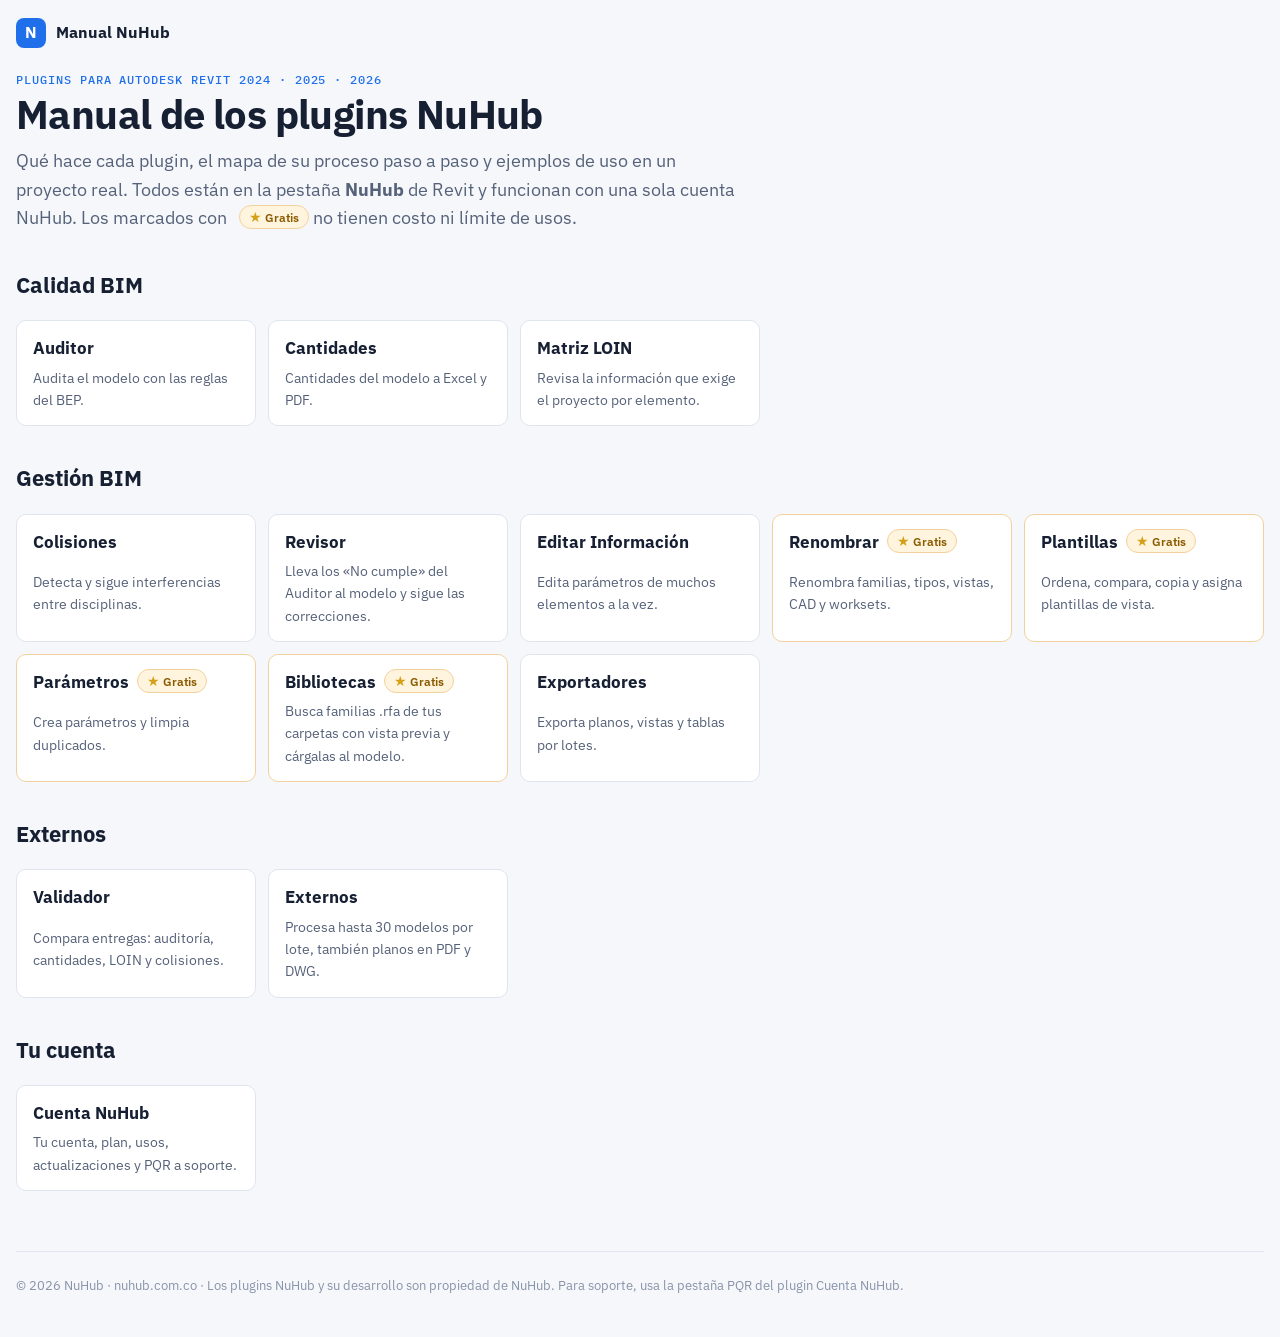
<file: index.html>
<!doctype html>
<html lang="es">
<head>
<meta charset="utf-8">
<meta name="viewport" content="width=device-width, initial-scale=1, viewport-fit=cover">
<title>Manual NuHub</title>
<meta name="description" content="Manual de usuario de los plugins NuHub para Autodesk Revit: qué hace cada plugin, el mapa de su proceso y ejemplos de uso.">
<link rel="preconnect" href="https://fonts.googleapis.com">
<link rel="stylesheet" href="https://fonts.googleapis.com/css2?family=IBM+Plex+Mono:wght@400;500&family=IBM+Plex+Sans:wght@400;500;600;700&display=swap">
<link rel="stylesheet" href="estilos.css?v=20261101">
</head>
<body>
<div class="barra"><a class="marca" href="./"><i>N</i>Manual NuHub</a></div>
<main>
  <header>
    <div class="panel">Plugins para Autodesk Revit 2024 · 2025 · 2026</div>
    <h1>Manual de los plugins NuHub</h1>
    <p class="entrada">Qué hace cada plugin, el mapa de su proceso paso a paso y ejemplos de uso en un proyecto real. Todos están en la pestaña <b>NuHub</b> de Revit y funcionan con una sola cuenta NuHub. Los marcados con <em class="sello"><i>★</i> Gratis</em> no tienen costo ni límite de usos.</p>
  </header>
  <section class="grupo"><h2>Calidad BIM</h2><div class="tarjetas"><a class="tarjeta" href="auditor/"><b>Auditor</b><span>Audita el modelo con las reglas del BEP.</span></a><a class="tarjeta" href="cantidades/"><b>Cantidades</b><span>Cantidades del modelo a Excel y PDF.</span></a><a class="tarjeta" href="matriz-loin/"><b>Matriz LOIN</b><span>Revisa la información que exige el proyecto por elemento.</span></a></div></section><section class="grupo"><h2>Gestión BIM</h2><div class="tarjetas"><a class="tarjeta" href="colisiones/"><b>Colisiones</b><span>Detecta y sigue interferencias entre disciplinas.</span></a><a class="tarjeta" href="revisor/"><b>Revisor</b><span>Lleva los «No cumple» del Auditor al modelo y sigue las correcciones.</span></a><a class="tarjeta" href="editar-informacion/"><b>Editar Información</b><span>Edita parámetros de muchos elementos a la vez.</span></a><a class="tarjeta gratis" href="renombrar/"><b>Renombrar<em class="sello"><i>★</i> Gratis</em></b><span>Renombra familias, tipos, vistas, CAD y worksets.</span></a><a class="tarjeta gratis" href="plantillas/"><b>Plantillas<em class="sello"><i>★</i> Gratis</em></b><span>Ordena, compara, copia y asigna plantillas de vista.</span></a><a class="tarjeta gratis" href="parametros/"><b>Parámetros<em class="sello"><i>★</i> Gratis</em></b><span>Crea parámetros y limpia duplicados.</span></a><a class="tarjeta gratis" href="bibliotecas/"><b>Bibliotecas<em class="sello"><i>★</i> Gratis</em></b><span>Busca familias .rfa de tus carpetas con vista previa y cárgalas al modelo.</span></a><a class="tarjeta" href="exportadores/"><b>Exportadores</b><span>Exporta planos, vistas y tablas por lotes.</span></a></div></section><section class="grupo"><h2>Externos</h2><div class="tarjetas"><a class="tarjeta" href="validador/"><b>Validador</b><span>Compara entregas: auditoría, cantidades, LOIN y colisiones.</span></a><a class="tarjeta" href="externos/"><b>Externos</b><span>Procesa hasta 30 modelos por lote, también planos en PDF y DWG.</span></a></div></section><section class="grupo"><h2>Tu cuenta</h2><div class="tarjetas"><a class="tarjeta" href="cuenta/"><b>Cuenta NuHub</b><span>Tu cuenta, plan, usos, actualizaciones y PQR a soporte.</span></a></div></section>
</main>
<footer>© 2026 NuHub · nuhub.com.co · Los plugins NuHub y su desarrollo son propiedad de NuHub. Para soporte, usa la pestaña PQR del plugin Cuenta NuHub.</footer>
</body>
</html>
</file>
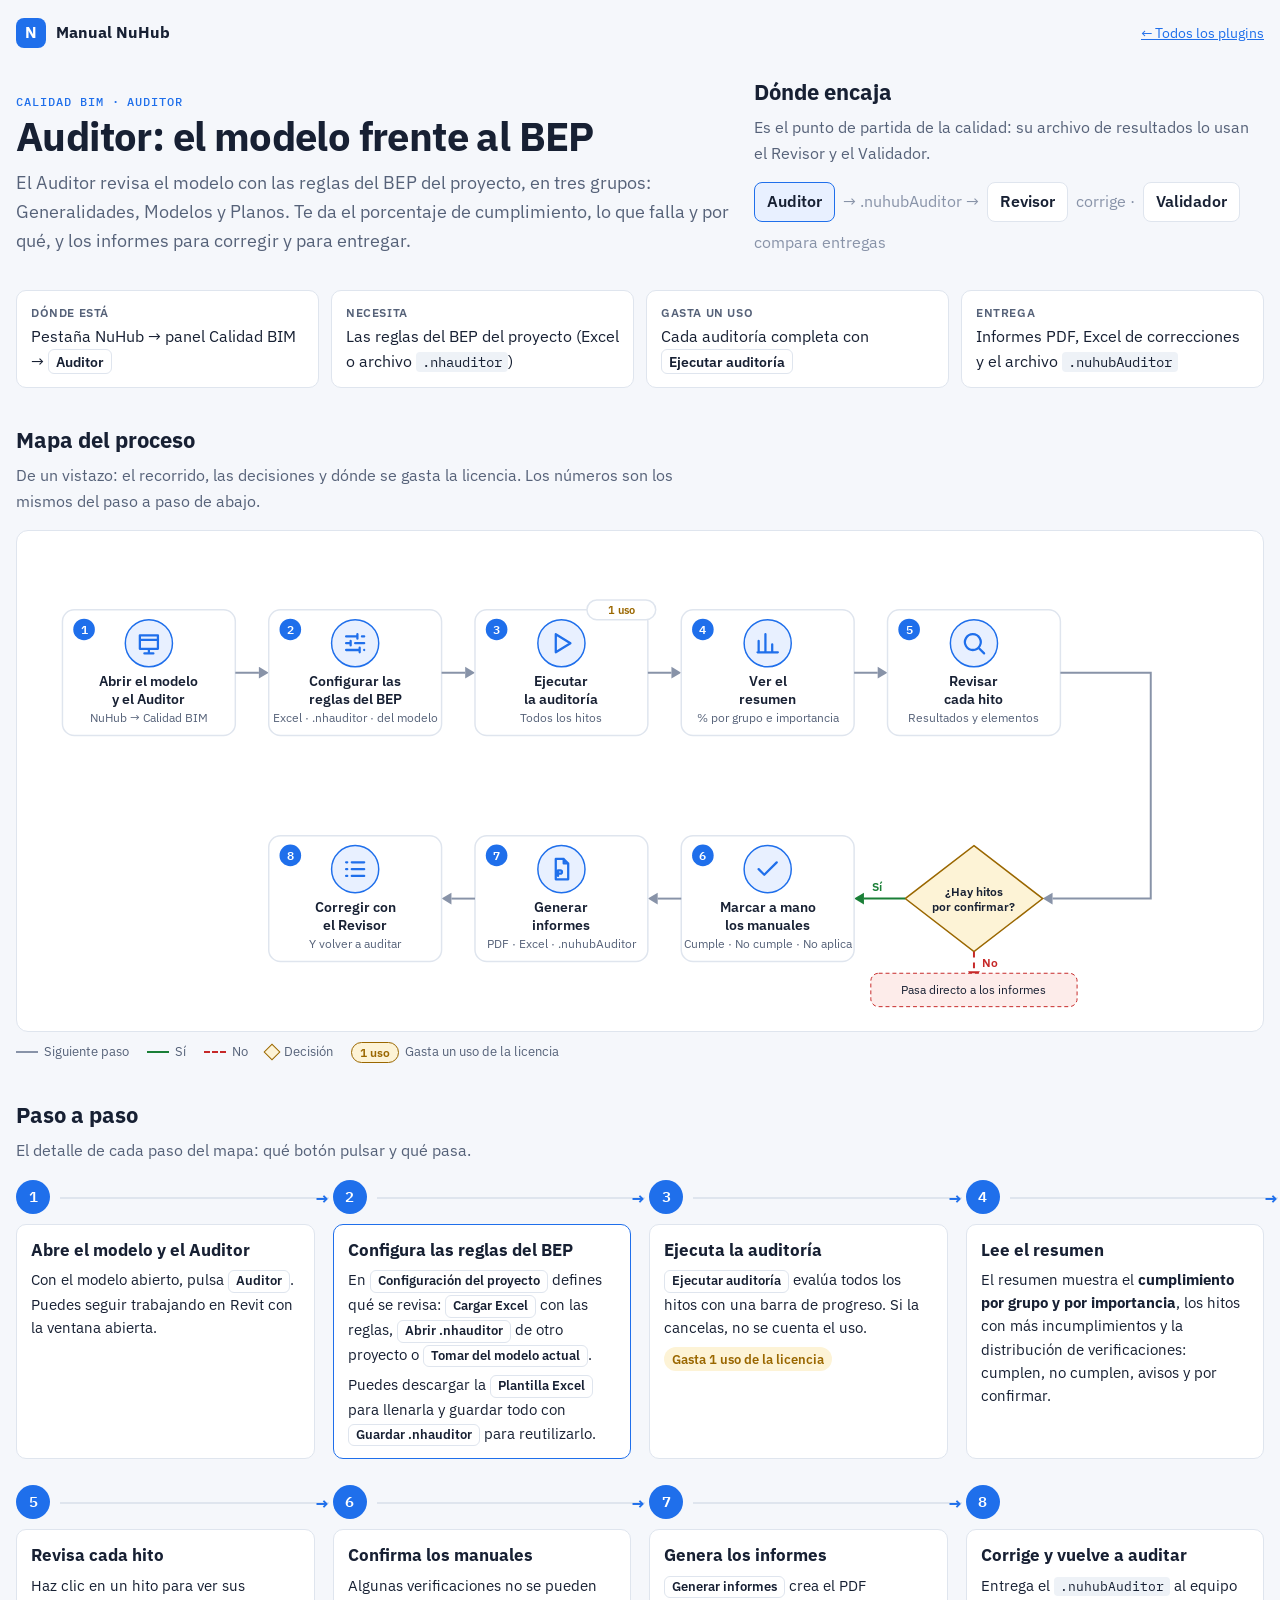
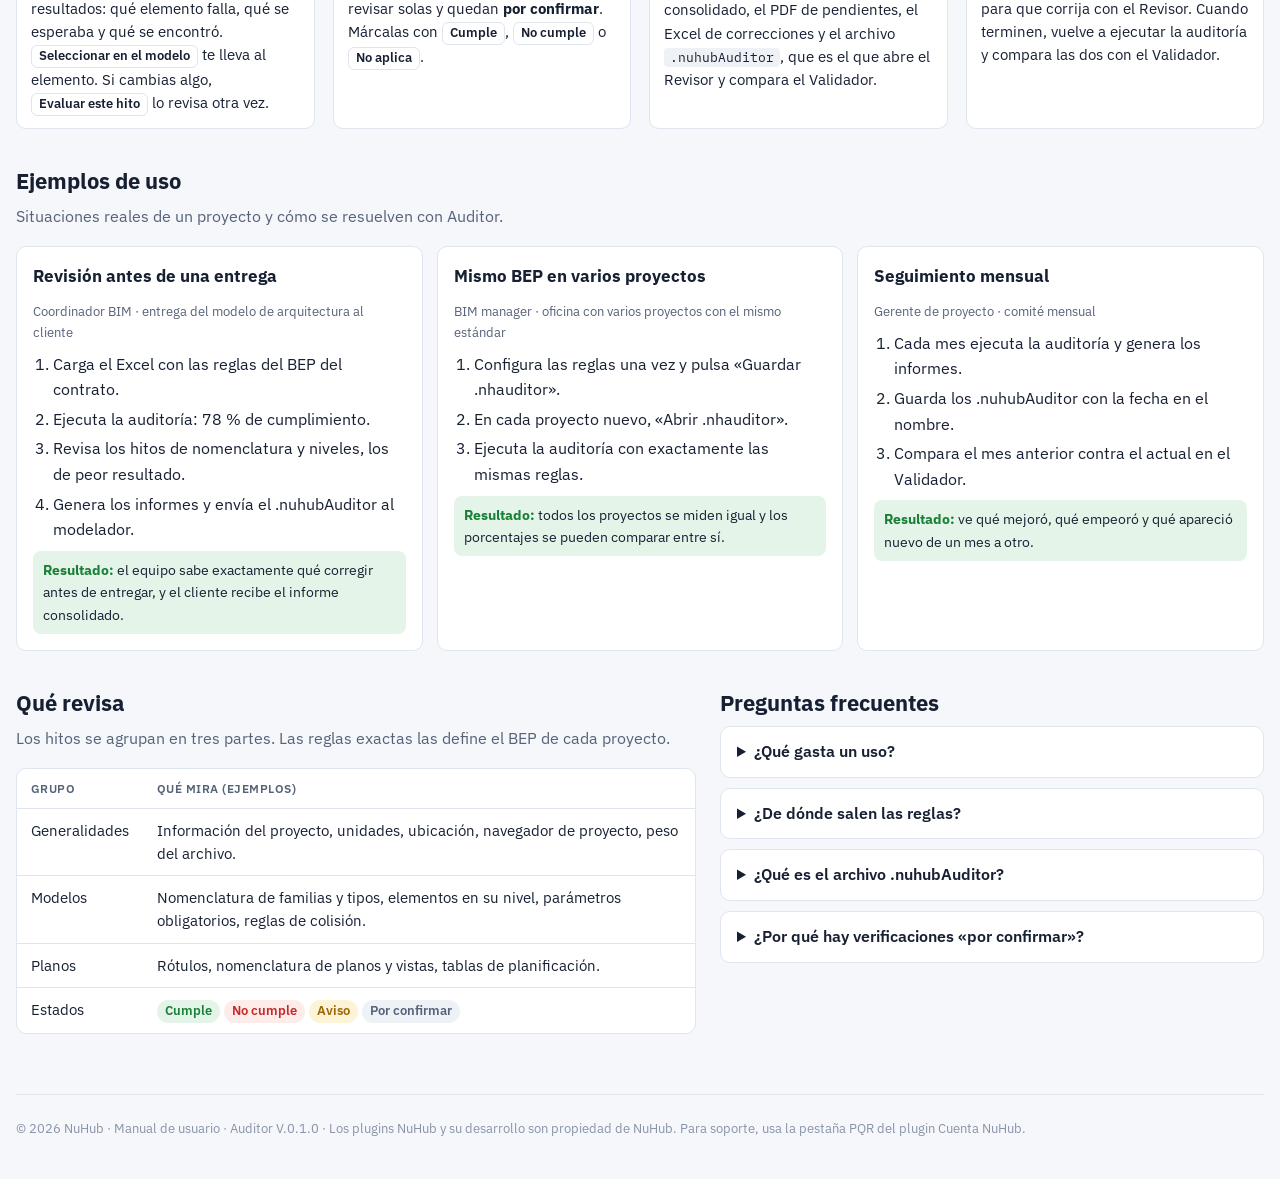
<file: auditor/index.html>
<!doctype html>
<html lang="es">
<head>
<meta charset="utf-8">
<meta name="viewport" content="width=device-width, initial-scale=1, viewport-fit=cover">
<title>Auditor · Manual NuHub</title>
<meta name="description" content="Cómo usar NuHub Auditor en Revit: audita el modelo con las reglas del BEP, muestra el cumplimiento y genera los informes.">
<link rel="preconnect" href="https://fonts.googleapis.com">
<link rel="stylesheet" href="https://fonts.googleapis.com/css2?family=IBM+Plex+Mono:wght@400;500&family=IBM+Plex+Sans:wght@400;500;600;700&display=swap">
<link rel="stylesheet" href="../estilos.css?v=20261101">
</head>
<body>
<div class="barra">
  <a class="marca" href="../"><i>N</i>Manual NuHub</a>
  <a class="volver" href="../">← Todos los plugins</a>
</div>
<main>
  <div class="arriba">
  <header>
    <div class="panel">Calidad BIM · Auditor</div>
    <h1>Auditor: el modelo frente al BEP</h1>
    <p class="entrada">El Auditor revisa el modelo con las reglas del BEP del proyecto, en tres grupos: Generalidades, Modelos y Planos. Te da el porcentaje de cumplimiento, lo que falla y por qué, y los informes para corregir y para entregar.</p>
  </header>
  <section class="encaja">
    <h2>Dónde encaja</h2>
    <p class="bajada">Es el punto de partida de la calidad: su archivo de resultados lo usan el Revisor y el Validador.</p>
    <div class="flujo"><span class="aqui">Auditor</span><em>→ .nuhubAuditor →</em><span class="">Revisor</span><em>corrige ·</em><span class="">Validador</span><em>compara entregas</em></div>
  </section>
  </div>

  <section class="ficha" aria-label="Ficha rápida"><div><b>Dónde está</b>Pestaña NuHub → panel Calidad BIM → <span class="boton">Auditor</span></div><div><b>Necesita</b>Las reglas del BEP del proyecto (Excel o archivo <code>.nhauditor</code>)</div><div><b>Gasta un uso</b>Cada auditoría completa con <span class="boton">Ejecutar auditoría</span></div><div><b>Entrega</b>Informes PDF, Excel de correcciones y el archivo <code>.nuhubAuditor</code></div></section>

  <section>
    <h2>Mapa del proceso</h2>
    <p class="bajada">De un vistazo: el recorrido, las decisiones y dónde se gasta la licencia. Los números son los mismos del paso a paso de abajo.</p>
    <div class="diagrama"><svg viewBox="-20 -30 1240 480" role="img" aria-label="Proceso del Auditor: abrir, configurar las reglas del BEP, ejecutar la auditoría, ver el resumen, revisar cada hito, confirmar los manuales y generar informes."><g class="nodo" transform="translate(12.0,36.0)"><rect width="176" height="128" rx="12"/><circle class="aro" cx="88.0" cy="34" r="24"/><g transform="translate(74.2,20.2) scale(1.15)"><path class="ico" d="M4 5h16v12H4z M4 9h16 M8 21h8 M12 17v4"/></g><circle class="num" cx="22" cy="20" r="11"/><text class="num-t" x="22" y="24.5" text-anchor="middle">1</text><text class="tit" x="88.0" y="78" text-anchor="middle">Abrir el modelo</text><text class="tit" x="88.0" y="96" text-anchor="middle">y el Auditor</text><text class="sub" x="88.0" y="114" text-anchor="middle">NuHub → Calidad BIM</text></g><path class="linea-f" d="M188,100 H212"/><path class="punta" d="M0,-6 L10,0 L0,6 z" transform="translate(212,100) rotate(0)"/><g class="nodo" transform="translate(222.0,36.0)"><rect width="176" height="128" rx="12"/><circle class="aro" cx="88.0" cy="34" r="24"/><g transform="translate(74.2,20.2) scale(1.15)"><path class="ico" d="M4 6h10 M18 6h2 M4 12h4 M12 12h8 M4 18h12 M20 18h0 M14 4v4 M8 10v4 M16 16v4"/></g><circle class="num" cx="22" cy="20" r="11"/><text class="num-t" x="22" y="24.5" text-anchor="middle">2</text><text class="tit" x="88.0" y="78" text-anchor="middle">Configurar las</text><text class="tit" x="88.0" y="96" text-anchor="middle">reglas del BEP</text><text class="sub" x="88.0" y="114" text-anchor="middle">Excel · .nhauditor · del modelo</text></g><path class="linea-f" d="M398,100 H422"/><path class="punta" d="M0,-6 L10,0 L0,6 z" transform="translate(422,100) rotate(0)"/><g class="nodo" transform="translate(432.0,36.0)"><rect width="176" height="128" rx="12"/><circle class="aro" cx="88.0" cy="34" r="24"/><g transform="translate(74.2,20.2) scale(1.15)"><path class="ico" d="M7 4l13 8-13 8z"/></g><circle class="num" cx="22" cy="20" r="11"/><text class="num-t" x="22" y="24.5" text-anchor="middle">3</text><text class="tit" x="88.0" y="78" text-anchor="middle">Ejecutar</text><text class="tit" x="88.0" y="96" text-anchor="middle">la auditoría</text><text class="sub" x="88.0" y="114" text-anchor="middle">Todos los hitos</text><rect class="uso-r" x="114" y="-10" width="70" height="20" rx="10"/><text class="uso-t" x="149.0" y="4" text-anchor="middle">1 uso</text></g><path class="linea-f" d="M608,100 H632"/><path class="punta" d="M0,-6 L10,0 L0,6 z" transform="translate(632,100) rotate(0)"/><g class="nodo" transform="translate(642.0,36.0)"><rect width="176" height="128" rx="12"/><circle class="aro" cx="88.0" cy="34" r="24"/><g transform="translate(74.2,20.2) scale(1.15)"><path class="ico" d="M4 20V10 M10 20V4 M16 20v-7 M3 20h18"/></g><circle class="num" cx="22" cy="20" r="11"/><text class="num-t" x="22" y="24.5" text-anchor="middle">4</text><text class="tit" x="88.0" y="78" text-anchor="middle">Ver el</text><text class="tit" x="88.0" y="96" text-anchor="middle">resumen</text><text class="sub" x="88.0" y="114" text-anchor="middle">% por grupo e importancia</text></g><path class="linea-f" d="M818,100 H842"/><path class="punta" d="M0,-6 L10,0 L0,6 z" transform="translate(842,100) rotate(0)"/><g class="nodo" transform="translate(852.0,36.0)"><rect width="176" height="128" rx="12"/><circle class="aro" cx="88.0" cy="34" r="24"/><g transform="translate(74.2,20.2) scale(1.15)"><path class="ico" d="M11 4a7 7 0 1 0 0.01 0z M16 16l5 5"/></g><circle class="num" cx="22" cy="20" r="11"/><text class="num-t" x="22" y="24.5" text-anchor="middle">5</text><text class="tit" x="88.0" y="78" text-anchor="middle">Revisar</text><text class="tit" x="88.0" y="96" text-anchor="middle">cada hito</text><text class="sub" x="88.0" y="114" text-anchor="middle">Resultados y elementos</text></g><path class="linea-f" d="M1028,100 H1120 V330 H1020"/><path class="punta" d="M0,-6 L10,0 L0,6 z" transform="translate(1020,330) rotate(180)"/><polygon class="rombo" points="940,276 1010,330 940,384 870,330"/><text class="rombo-t" x="940" y="327" text-anchor="middle">¿Hay hitos</text><text class="rombo-t" x="940" y="343" text-anchor="middle">por confirmar?</text><path class="linea-no" d="M940,384 V404"/><path class="punta-no" d="M0,-6 L10,0 L0,6 z" transform="translate(940,404) rotate(90)"/><text class="etq no" x="948" y="400">No</text><g class="nota"><rect x="835" y="406" width="210" height="34" rx="8"/><text x="940" y="427" text-anchor="middle">Pasa directo a los informes</text></g><path class="linea-si" d="M870,330 H828"/><path class="punta-si" d="M0,-6 L10,0 L0,6 z" transform="translate(828,330) rotate(180)"/><text class="etq si" x="836" y="322">Sí</text><g class="nodo" transform="translate(642.0,266.0)"><rect width="176" height="128" rx="12"/><circle class="aro" cx="88.0" cy="34" r="24"/><g transform="translate(74.2,20.2) scale(1.15)"><path class="ico" d="M4 12l5 5L20 6"/></g><circle class="num" cx="22" cy="20" r="11"/><text class="num-t" x="22" y="24.5" text-anchor="middle">6</text><text class="tit" x="88.0" y="78" text-anchor="middle">Marcar a mano</text><text class="tit" x="88.0" y="96" text-anchor="middle">los manuales</text><text class="sub" x="88.0" y="114" text-anchor="middle">Cumple · No cumple · No aplica</text></g><path class="linea-f" d="M642,330 H618"/><path class="punta" d="M0,-6 L10,0 L0,6 z" transform="translate(618,330) rotate(180)"/><g class="nodo" transform="translate(432.0,266.0)"><rect width="176" height="128" rx="12"/><circle class="aro" cx="88.0" cy="34" r="24"/><g transform="translate(74.2,20.2) scale(1.15)"><path class="ico" d="M7 3h7l4 4v14H7z M14 3v4h4 M9 13h2a1.5 1.5 0 0 1 0 3H9v-3z M9 16v2"/></g><circle class="num" cx="22" cy="20" r="11"/><text class="num-t" x="22" y="24.5" text-anchor="middle">7</text><text class="tit" x="88.0" y="78" text-anchor="middle">Generar</text><text class="tit" x="88.0" y="96" text-anchor="middle">informes</text><text class="sub" x="88.0" y="114" text-anchor="middle">PDF · Excel · .nuhubAuditor</text></g><path class="linea-f" d="M432,330 H408"/><path class="punta" d="M0,-6 L10,0 L0,6 z" transform="translate(408,330) rotate(180)"/><g class="nodo" transform="translate(222.0,266.0)"><rect width="176" height="128" rx="12"/><circle class="aro" cx="88.0" cy="34" r="24"/><g transform="translate(74.2,20.2) scale(1.15)"><path class="ico" d="M9 6h11 M9 12h11 M9 18h11 M4 6h1 M4 12h1 M4 18h1"/></g><circle class="num" cx="22" cy="20" r="11"/><text class="num-t" x="22" y="24.5" text-anchor="middle">8</text><text class="tit" x="88.0" y="78" text-anchor="middle">Corregir con</text><text class="tit" x="88.0" y="96" text-anchor="middle">el Revisor</text><text class="sub" x="88.0" y="114" text-anchor="middle">Y volver a auditar</text></g></svg></div>
    <div class="leyenda-f">
      <span><i></i> Siguiente paso</span><span><i class="si"></i> Sí</span><span><i class="no"></i> No</span>
      <span><b class="r"></b> Decisión</span><span><span class="paso-uso">1 uso</span> Gasta un uso de la licencia</span>
    </div>
  </section>

  <section>
    <h2>Paso a paso</h2>
    <p class="bajada">El detalle de cada paso del mapa: qué botón pulsar y qué pasa.</p>
    <div class="proceso"><div class="paso"><div><h3>Abre el modelo y el Auditor</h3><p>Con el modelo abierto, pulsa <span class="boton">Auditor</span>. Puedes seguir trabajando en Revit con la ventana abierta.</p></div></div><div class="paso decision"><div><h3>Configura las reglas del BEP</h3><p>En <span class="boton">Configuración del proyecto</span> defines qué se revisa: <span class="boton">Cargar Excel</span> con las reglas, <span class="boton">Abrir .nhauditor</span> de otro proyecto o <span class="boton">Tomar del modelo actual</span>.</p><p>Puedes descargar la <span class="boton">Plantilla Excel</span> para llenarla y guardar todo con <span class="boton">Guardar .nhauditor</span> para reutilizarlo.</p></div></div><div class="paso"><div><h3>Ejecuta la auditoría</h3><p><span class="boton">Ejecutar auditoría</span> evalúa todos los hitos con una barra de progreso. Si la cancelas, no se cuenta el uso.</p><span class="uso">Gasta 1 uso de la licencia</span></div></div><div class="paso"><div><h3>Lee el resumen</h3><p>El resumen muestra el <b>cumplimiento por grupo y por importancia</b>, los hitos con más incumplimientos y la distribución de verificaciones: cumplen, no cumplen, avisos y por confirmar.</p></div></div><div class="paso"><div><h3>Revisa cada hito</h3><p>Haz clic en un hito para ver sus resultados: qué elemento falla, qué se esperaba y qué se encontró. <span class="boton">Seleccionar en el modelo</span> te lleva al elemento. Si cambias algo, <span class="boton">Evaluar este hito</span> lo revisa otra vez.</p></div></div><div class="paso"><div><h3>Confirma los manuales</h3><p>Algunas verificaciones no se pueden revisar solas y quedan <b>por confirmar</b>. Márcalas con <span class="boton">Cumple</span>, <span class="boton">No cumple</span> o <span class="boton">No aplica</span>.</p></div></div><div class="paso"><div><h3>Genera los informes</h3><p><span class="boton">Generar informes</span> crea el PDF consolidado, el PDF de pendientes, el Excel de correcciones y el archivo <code>.nuhubAuditor</code>, que es el que abre el Revisor y compara el Validador.</p></div></div><div class="paso"><div><h3>Corrige y vuelve a auditar</h3><p>Entrega el <code>.nuhubAuditor</code> al equipo para que corrija con el Revisor. Cuando terminen, vuelve a ejecutar la auditoría y compara las dos con el Validador.</p></div></div></div>
  </section>

  <section>
    <h2>Ejemplos de uso</h2>
    <p class="bajada">Situaciones reales de un proyecto y cómo se resuelven con Auditor.</p>
    <div class="ejemplos"><article class="ejemplo"><h3>Revisión antes de una entrega</h3><p class="quien">Coordinador BIM · entrega del modelo de arquitectura al cliente</p><ol><li>Carga el Excel con las reglas del BEP del contrato.</li><li>Ejecuta la auditoría: 78 % de cumplimiento.</li><li>Revisa los hitos de nomenclatura y niveles, los de peor resultado.</li><li>Genera los informes y envía el .nuhubAuditor al modelador.</li></ol><p class="resultado"><b>Resultado:</b> el equipo sabe exactamente qué corregir antes de entregar, y el cliente recibe el informe consolidado.</p></article><article class="ejemplo"><h3>Mismo BEP en varios proyectos</h3><p class="quien">BIM manager · oficina con varios proyectos con el mismo estándar</p><ol><li>Configura las reglas una vez y pulsa «Guardar .nhauditor».</li><li>En cada proyecto nuevo, «Abrir .nhauditor».</li><li>Ejecuta la auditoría con exactamente las mismas reglas.</li></ol><p class="resultado"><b>Resultado:</b> todos los proyectos se miden igual y los porcentajes se pueden comparar entre sí.</p></article><article class="ejemplo"><h3>Seguimiento mensual</h3><p class="quien">Gerente de proyecto · comité mensual</p><ol><li>Cada mes ejecuta la auditoría y genera los informes.</li><li>Guarda los .nuhubAuditor con la fecha en el nombre.</li><li>Compara el mes anterior contra el actual en el Validador.</li></ol><p class="resultado"><b>Resultado:</b> ve qué mejoró, qué empeoró y qué apareció nuevo de un mes a otro.</p></article></div>
  </section>

  <div class="dos">
  <section><h2>Qué revisa</h2><p class="bajada">Los hitos se agrupan en tres partes. Las reglas exactas las define el BEP de cada proyecto.</p><div class="tabla"><table><thead><tr><th>Grupo</th><th>Qué mira (ejemplos)</th></tr></thead><tbody><tr><td>Generalidades</td><td>Información del proyecto, unidades, ubicación, navegador de proyecto, peso del archivo.</td></tr><tr><td>Modelos</td><td>Nomenclatura de familias y tipos, elementos en su nivel, parámetros obligatorios, reglas de colisión.</td></tr><tr><td>Planos</td><td>Rótulos, nomenclatura de planos y vistas, tablas de planificación.</td></tr><tr><td>Estados</td><td><span class="estado corregido">Cumple</span> <span class="estado pendiente">No cumple</span> <span class="estado noexiste">Aviso</span> <span class="estado noaplica">Por confirmar</span></td></tr></tbody></table></div></section>
  <section><h2>Preguntas frecuentes</h2><div class="preguntas"><details><summary>¿Qué gasta un uso?</summary><p>Cada auditoría completa con «Ejecutar auditoría». Evaluar un hito suelto, revisar resultados y generar informes no gasta usos. Si cancelas la auditoría a mitad, no se cuenta.</p></details><details><summary>¿De dónde salen las reglas?</summary><p>Del BEP de tu proyecto. Las cargas desde Excel (hay una plantilla), desde un .nhauditor guardado o tomándolas del modelo actual, y las ajustas en «Configuración del proyecto».</p></details><details><summary>¿Qué es el archivo .nuhubAuditor?</summary><p>Es el resultado de la auditoría con un código de integridad: no se puede editar a mano. Lo abre el Revisor para corregir y lo compara el Validador.</p></details><details><summary>¿Por qué hay verificaciones «por confirmar»?</summary><p>Algunas cosas no se pueden comprobar solas desde el modelo. Quedan para que tú las marques; hasta entonces no suman ni restan.</p></details></div></section>
  </div>
</main>
<footer>© 2026 NuHub · Manual de usuario · Auditor V.0.1.0 · Los plugins NuHub y su desarrollo son propiedad de NuHub. Para soporte, usa la pestaña PQR del plugin Cuenta NuHub.</footer>
</body>
</html>
</file>
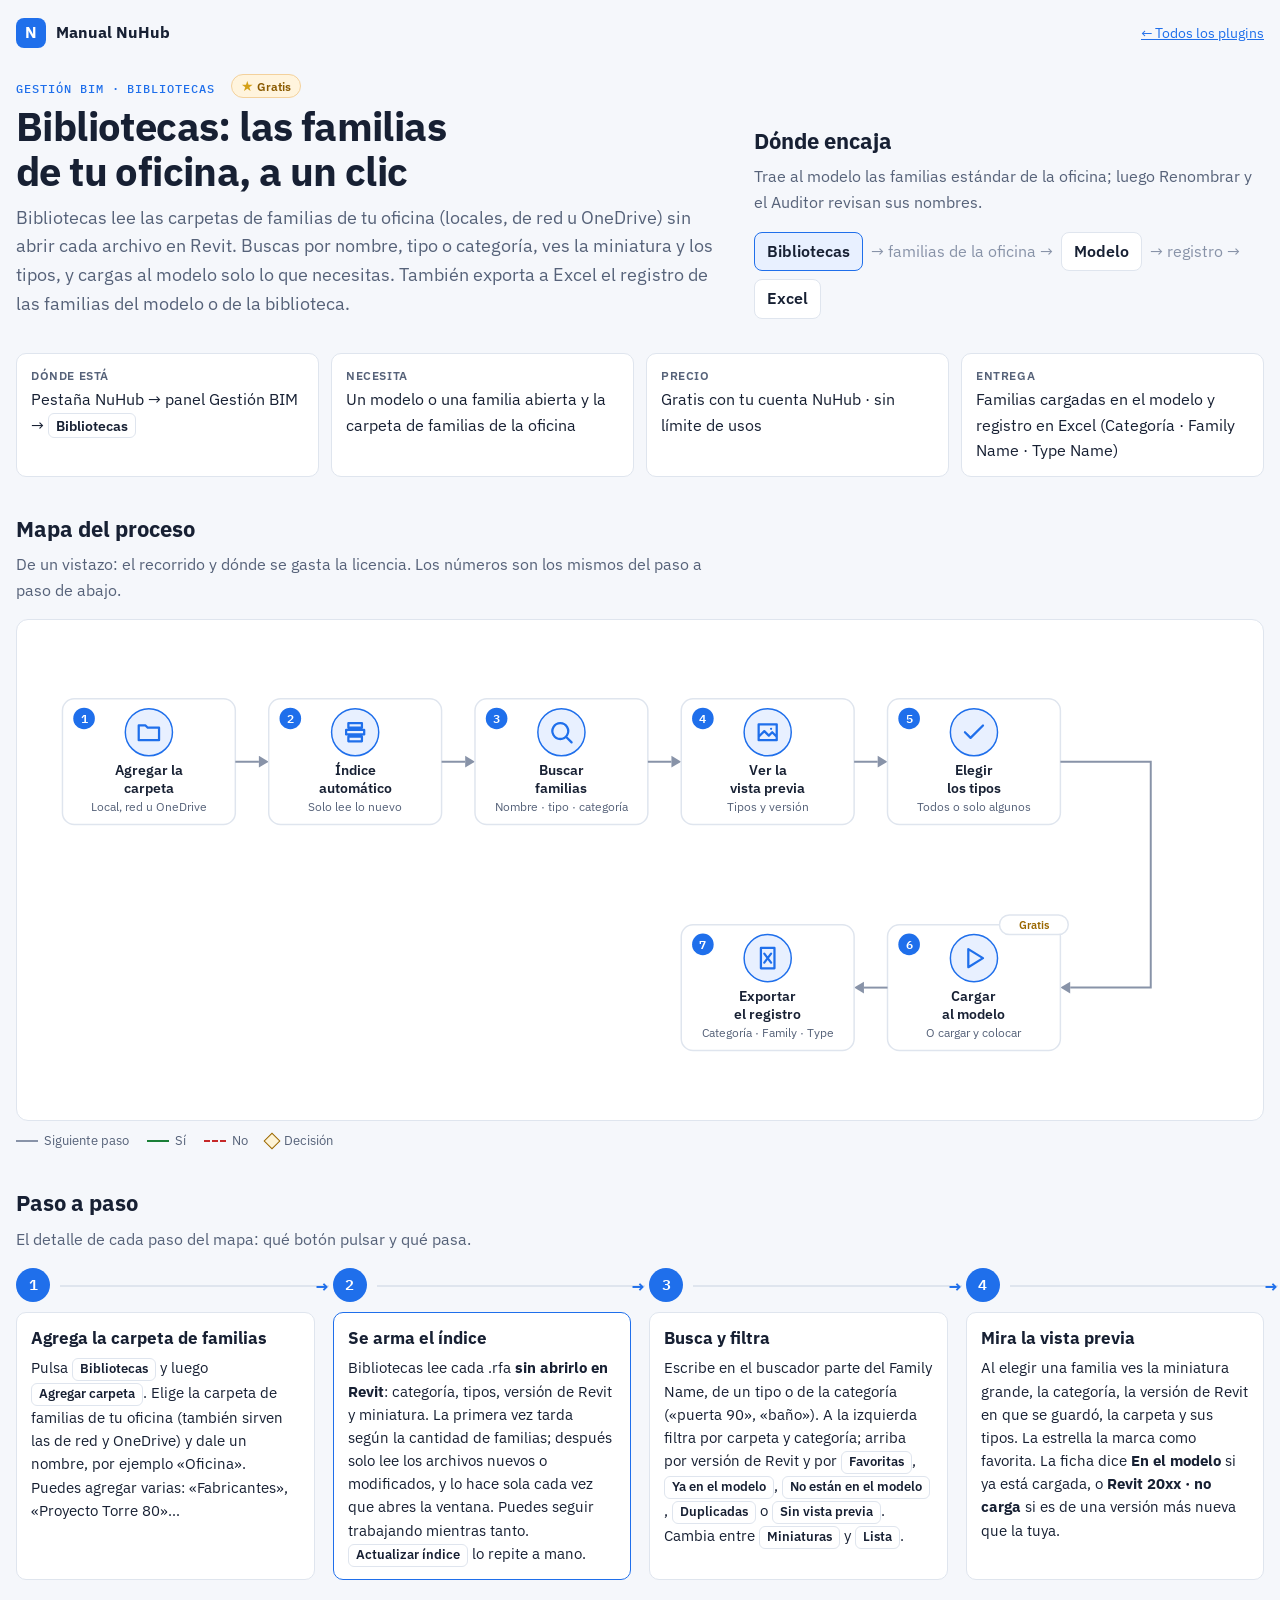
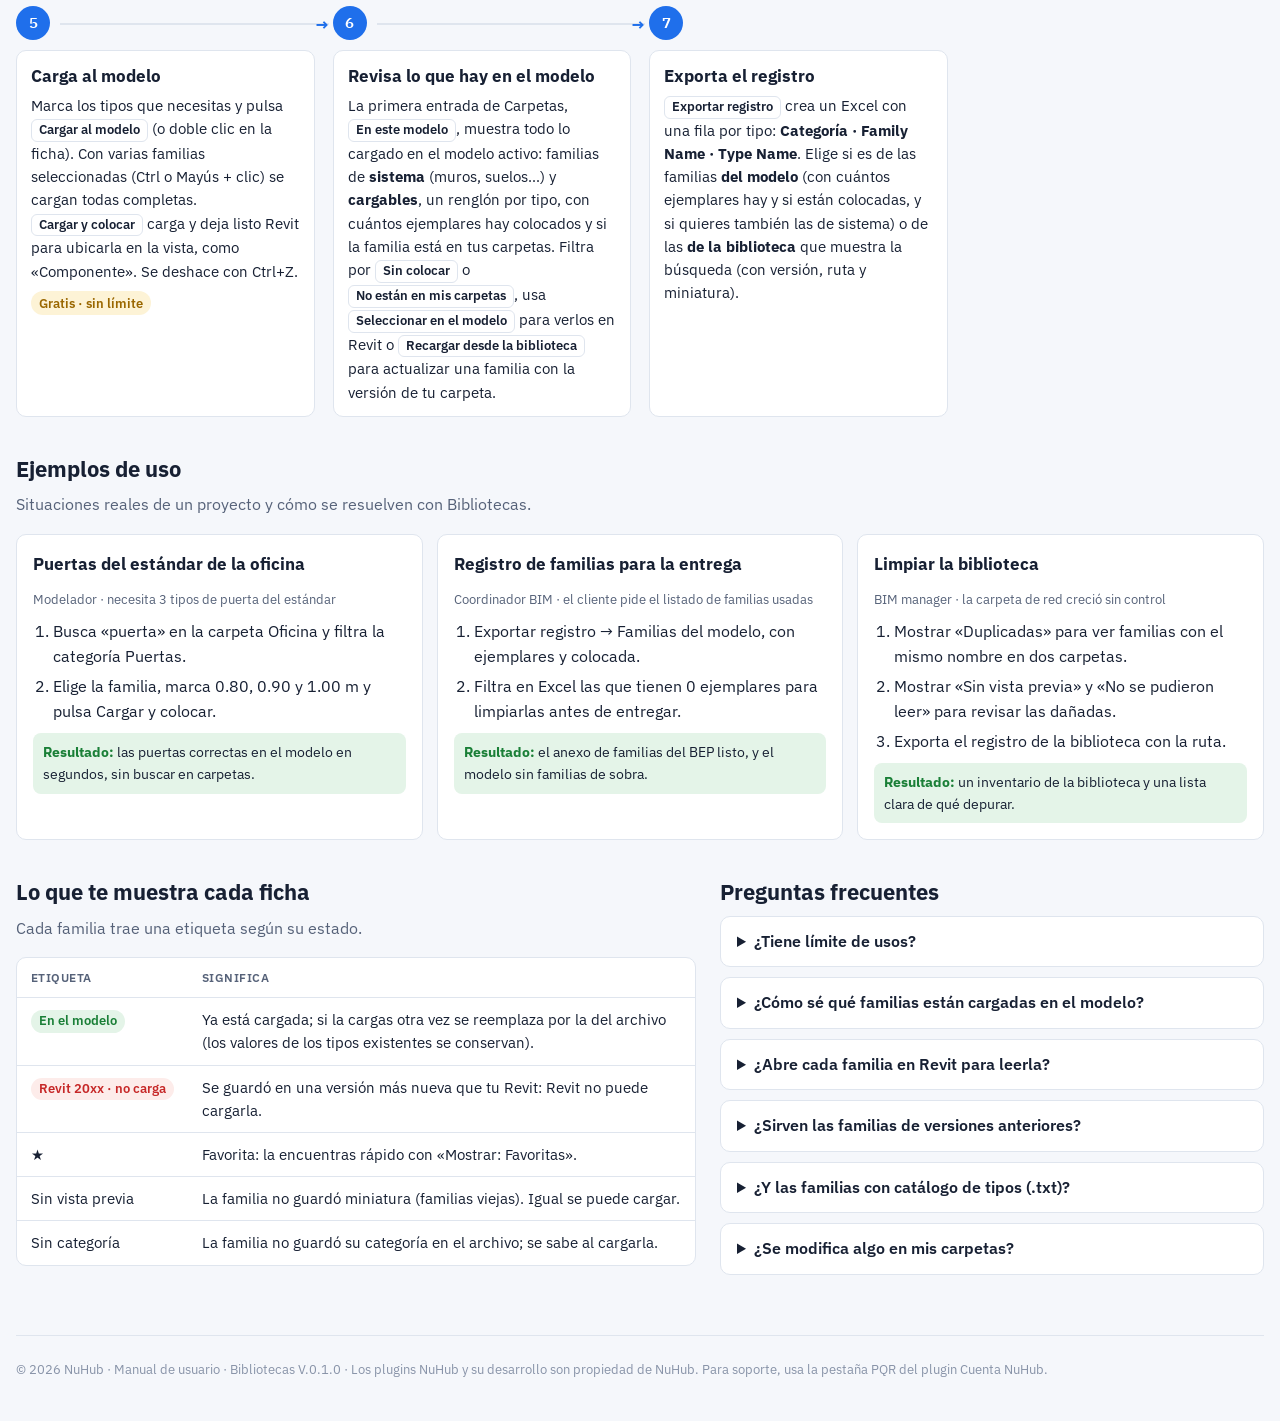
<file: bibliotecas/index.html>
<!doctype html>
<html lang="es">
<head>
<meta charset="utf-8">
<meta name="viewport" content="width=device-width, initial-scale=1, viewport-fit=cover">
<title>Bibliotecas · Manual NuHub</title>
<meta name="description" content="Cómo usar NuHub Bibliotecas en Revit: busca familias .rfa en tus carpetas por categoría y Family Name, con vista previa, cárgalas al modelo y exporta el registro de familias a Excel.">
<link rel="preconnect" href="https://fonts.googleapis.com">
<link rel="stylesheet" href="https://fonts.googleapis.com/css2?family=IBM+Plex+Mono:wght@400;500&family=IBM+Plex+Sans:wght@400;500;600;700&display=swap">
<link rel="stylesheet" href="../estilos.css?v=20261101">
</head>
<body>
<div class="barra">
  <a class="marca" href="../"><i>N</i>Manual NuHub</a>
  <a class="volver" href="../">← Todos los plugins</a>
</div>
<main>
  <div class="arriba">
  <header>
    <div class="panel">Gestión BIM · Bibliotecas <em class="sello"><i>★</i> Gratis</em></div>
    <h1>Bibliotecas: las familias de tu oficina, a un clic</h1>
    <p class="entrada">Bibliotecas lee las carpetas de familias de tu oficina (locales, de red u OneDrive) sin abrir cada archivo en Revit. Buscas por nombre, tipo o categoría, ves la miniatura y los tipos, y cargas al modelo solo lo que necesitas. También exporta a Excel el registro de las familias del modelo o de la biblioteca.</p>
  </header>
  <section class="encaja">
    <h2>Dónde encaja</h2>
    <p class="bajada">Trae al modelo las familias estándar de la oficina; luego Renombrar y el Auditor revisan sus nombres.</p>
    <div class="flujo"><span class="aqui">Bibliotecas</span><em>→ familias de la oficina →</em><span class="">Modelo</span><em>→ registro →</em><span class="">Excel</span></div>
  </section>
  </div>

  <section class="ficha" aria-label="Ficha rápida"><div><b>Dónde está</b>Pestaña NuHub → panel Gestión BIM → <span class="boton">Bibliotecas</span></div><div><b>Necesita</b>Un modelo o una familia abierta y la carpeta de familias de la oficina</div><div><b>Precio</b>Gratis con tu cuenta NuHub · sin límite de usos</div><div><b>Entrega</b>Familias cargadas en el modelo y registro en Excel (Categoría · Family Name · Type Name)</div></section>

  <section>
    <h2>Mapa del proceso</h2>
    <p class="bajada">De un vistazo: el recorrido y dónde se gasta la licencia. Los números son los mismos del paso a paso de abajo.</p>
    <div class="diagrama"><svg viewBox="-20 -30 1240 480" role="img" aria-label="Proceso de Bibliotecas: agregar la carpeta de familias, que se indexa sola, buscar por nombre o categoría, ver la vista previa, elegir los tipos, cargar al modelo o cargar y colocar, y exportar el registro a Excel."><g class="nodo" transform="translate(12.0,36.0)"><rect width="176" height="128" rx="12"/><circle class="aro" cx="88.0" cy="34" r="24"/><g transform="translate(74.2,20.2) scale(1.15)"><path class="ico" d="M3 6h6l2 2h10v11H3z"/></g><circle class="num" cx="22" cy="20" r="11"/><text class="num-t" x="22" y="24.5" text-anchor="middle">1</text><text class="tit" x="88.0" y="78" text-anchor="middle">Agregar la</text><text class="tit" x="88.0" y="96" text-anchor="middle">carpeta</text><text class="sub" x="88.0" y="114" text-anchor="middle">Local, red u OneDrive</text></g><path class="linea-f" d="M188,100 H212"/><path class="punta" d="M0,-6 L10,0 L0,6 z" transform="translate(212,100) rotate(0)"/><g class="nodo" transform="translate(222.0,36.0)"><rect width="176" height="128" rx="12"/><circle class="aro" cx="88.0" cy="34" r="24"/><g transform="translate(74.2,20.2) scale(1.15)"><path class="ico" d="M6 4h12v4H6z M4 10h16v4H4z M6 16h12v4H6z"/></g><circle class="num" cx="22" cy="20" r="11"/><text class="num-t" x="22" y="24.5" text-anchor="middle">2</text><text class="tit" x="88.0" y="78" text-anchor="middle">Índice</text><text class="tit" x="88.0" y="96" text-anchor="middle">automático</text><text class="sub" x="88.0" y="114" text-anchor="middle">Solo lee lo nuevo</text></g><path class="linea-f" d="M398,100 H422"/><path class="punta" d="M0,-6 L10,0 L0,6 z" transform="translate(422,100) rotate(0)"/><g class="nodo" transform="translate(432.0,36.0)"><rect width="176" height="128" rx="12"/><circle class="aro" cx="88.0" cy="34" r="24"/><g transform="translate(74.2,20.2) scale(1.15)"><path class="ico" d="M11 4a7 7 0 1 0 0.01 0z M16 16l5 5"/></g><circle class="num" cx="22" cy="20" r="11"/><text class="num-t" x="22" y="24.5" text-anchor="middle">3</text><text class="tit" x="88.0" y="78" text-anchor="middle">Buscar</text><text class="tit" x="88.0" y="96" text-anchor="middle">familias</text><text class="sub" x="88.0" y="114" text-anchor="middle">Nombre · tipo · categoría</text></g><path class="linea-f" d="M608,100 H632"/><path class="punta" d="M0,-6 L10,0 L0,6 z" transform="translate(632,100) rotate(0)"/><g class="nodo" transform="translate(642.0,36.0)"><rect width="176" height="128" rx="12"/><circle class="aro" cx="88.0" cy="34" r="24"/><g transform="translate(74.2,20.2) scale(1.15)"><path class="ico" d="M4 5h16v14H4z M4 16l5-5 4 4 3-3 4 4 M15 9h0.01"/></g><circle class="num" cx="22" cy="20" r="11"/><text class="num-t" x="22" y="24.5" text-anchor="middle">4</text><text class="tit" x="88.0" y="78" text-anchor="middle">Ver la</text><text class="tit" x="88.0" y="96" text-anchor="middle">vista previa</text><text class="sub" x="88.0" y="114" text-anchor="middle">Tipos y versión</text></g><path class="linea-f" d="M818,100 H842"/><path class="punta" d="M0,-6 L10,0 L0,6 z" transform="translate(842,100) rotate(0)"/><g class="nodo" transform="translate(852.0,36.0)"><rect width="176" height="128" rx="12"/><circle class="aro" cx="88.0" cy="34" r="24"/><g transform="translate(74.2,20.2) scale(1.15)"><path class="ico" d="M4 12l5 5L20 6"/></g><circle class="num" cx="22" cy="20" r="11"/><text class="num-t" x="22" y="24.5" text-anchor="middle">5</text><text class="tit" x="88.0" y="78" text-anchor="middle">Elegir</text><text class="tit" x="88.0" y="96" text-anchor="middle">los tipos</text><text class="sub" x="88.0" y="114" text-anchor="middle">Todos o solo algunos</text></g><path class="linea-f" d="M1028,100 H1120 V330 H1038"/><path class="punta" d="M0,-6 L10,0 L0,6 z" transform="translate(1038,330) rotate(180)"/><g class="nodo" transform="translate(852.0,266.0)"><rect width="176" height="128" rx="12"/><circle class="aro" cx="88.0" cy="34" r="24"/><g transform="translate(74.2,20.2) scale(1.15)"><path class="ico" d="M7 4l13 8-13 8z"/></g><circle class="num" cx="22" cy="20" r="11"/><text class="num-t" x="22" y="24.5" text-anchor="middle">6</text><text class="tit" x="88.0" y="78" text-anchor="middle">Cargar</text><text class="tit" x="88.0" y="96" text-anchor="middle">al modelo</text><text class="sub" x="88.0" y="114" text-anchor="middle">O cargar y colocar</text><rect class="uso-r" x="114" y="-10" width="70" height="20" rx="10"/><text class="uso-t" x="149.0" y="4" text-anchor="middle">Gratis</text></g><path class="linea-f" d="M852,330 H828"/><path class="punta" d="M0,-6 L10,0 L0,6 z" transform="translate(828,330) rotate(180)"/><g class="nodo" transform="translate(642.0,266.0)"><rect width="176" height="128" rx="12"/><circle class="aro" cx="88.0" cy="34" r="24"/><g transform="translate(74.2,20.2) scale(1.15)"><path class="ico" d="M6 3h12v18H6z M9 8l6 8 M15 8l-6 8"/></g><circle class="num" cx="22" cy="20" r="11"/><text class="num-t" x="22" y="24.5" text-anchor="middle">7</text><text class="tit" x="88.0" y="78" text-anchor="middle">Exportar</text><text class="tit" x="88.0" y="96" text-anchor="middle">el registro</text><text class="sub" x="88.0" y="114" text-anchor="middle">Categoría · Family · Type</text></g></svg></div>
    <div class="leyenda-f">
      <span><i></i> Siguiente paso</span><span><i class="si"></i> Sí</span><span><i class="no"></i> No</span>
      <span><b class="r"></b> Decisión</span>
    </div>
  </section>

  <section>
    <h2>Paso a paso</h2>
    <p class="bajada">El detalle de cada paso del mapa: qué botón pulsar y qué pasa.</p>
    <div class="proceso"><div class="paso"><div><h3>Agrega la carpeta de familias</h3><p>Pulsa <span class="boton">Bibliotecas</span> y luego <span class="boton">Agregar carpeta</span>. Elige la carpeta de familias de tu oficina (también sirven las de red y OneDrive) y dale un nombre, por ejemplo «Oficina». Puedes agregar varias: «Fabricantes», «Proyecto Torre 80»…</p></div></div><div class="paso decision"><div><h3>Se arma el índice</h3><p>Bibliotecas lee cada .rfa <b>sin abrirlo en Revit</b>: categoría, tipos, versión de Revit y miniatura. La primera vez tarda según la cantidad de familias; después solo lee los archivos nuevos o modificados, y lo hace sola cada vez que abres la ventana. Puedes seguir trabajando mientras tanto. <span class="boton">Actualizar índice</span> lo repite a mano.</p></div></div><div class="paso"><div><h3>Busca y filtra</h3><p>Escribe en el buscador parte del Family Name, de un tipo o de la categoría («puerta 90», «baño»). A la izquierda filtra por carpeta y categoría; arriba por versión de Revit y por <span class="boton">Favoritas</span>, <span class="boton">Ya en el modelo</span>, <span class="boton">No están en el modelo</span>, <span class="boton">Duplicadas</span> o <span class="boton">Sin vista previa</span>. Cambia entre <span class="boton">Miniaturas</span> y <span class="boton">Lista</span>.</p></div></div><div class="paso"><div><h3>Mira la vista previa</h3><p>Al elegir una familia ves la miniatura grande, la categoría, la versión de Revit en que se guardó, la carpeta y sus tipos. La estrella la marca como favorita. La ficha dice <b>En el modelo</b> si ya está cargada, o <b>Revit 20xx · no carga</b> si es de una versión más nueva que la tuya.</p></div></div><div class="paso"><div><h3>Carga al modelo</h3><p>Marca los tipos que necesitas y pulsa <span class="boton">Cargar al modelo</span> (o doble clic en la ficha). Con varias familias seleccionadas (Ctrl o Mayús + clic) se cargan todas completas. <span class="boton">Cargar y colocar</span> carga y deja listo Revit para ubicarla en la vista, como «Componente». Se deshace con Ctrl+Z.</p><span class="uso">Gratis · sin límite</span></div></div><div class="paso"><div><h3>Revisa lo que hay en el modelo</h3><p>La primera entrada de Carpetas, <span class="boton">En este modelo</span>, muestra todo lo cargado en el modelo activo: familias de <b>sistema</b> (muros, suelos…) y <b>cargables</b>, un renglón por tipo, con cuántos ejemplares hay colocados y si la familia está en tus carpetas. Filtra por <span class="boton">Sin colocar</span> o <span class="boton">No están en mis carpetas</span>, usa <span class="boton">Seleccionar en el modelo</span> para verlos en Revit o <span class="boton">Recargar desde la biblioteca</span> para actualizar una familia con la versión de tu carpeta.</p></div></div><div class="paso"><div><h3>Exporta el registro</h3><p><span class="boton">Exportar registro</span> crea un Excel con una fila por tipo: <b>Categoría · Family Name · Type Name</b>. Elige si es de las familias <b>del modelo</b> (con cuántos ejemplares hay y si están colocadas, y si quieres también las de sistema) o de las <b>de la biblioteca</b> que muestra la búsqueda (con versión, ruta y miniatura).</p></div></div></div>
  </section>

  <section>
    <h2>Ejemplos de uso</h2>
    <p class="bajada">Situaciones reales de un proyecto y cómo se resuelven con Bibliotecas.</p>
    <div class="ejemplos"><article class="ejemplo"><h3>Puertas del estándar de la oficina</h3><p class="quien">Modelador · necesita 3 tipos de puerta del estándar</p><ol><li>Busca «puerta» en la carpeta Oficina y filtra la categoría Puertas.</li><li>Elige la familia, marca 0.80, 0.90 y 1.00 m y pulsa Cargar y colocar.</li></ol><p class="resultado"><b>Resultado:</b> las puertas correctas en el modelo en segundos, sin buscar en carpetas.</p></article><article class="ejemplo"><h3>Registro de familias para la entrega</h3><p class="quien">Coordinador BIM · el cliente pide el listado de familias usadas</p><ol><li>Exportar registro → Familias del modelo, con ejemplares y colocada.</li><li>Filtra en Excel las que tienen 0 ejemplares para limpiarlas antes de entregar.</li></ol><p class="resultado"><b>Resultado:</b> el anexo de familias del BEP listo, y el modelo sin familias de sobra.</p></article><article class="ejemplo"><h3>Limpiar la biblioteca</h3><p class="quien">BIM manager · la carpeta de red creció sin control</p><ol><li>Mostrar «Duplicadas» para ver familias con el mismo nombre en dos carpetas.</li><li>Mostrar «Sin vista previa» y «No se pudieron leer» para revisar las dañadas.</li><li>Exporta el registro de la biblioteca con la ruta.</li></ol><p class="resultado"><b>Resultado:</b> un inventario de la biblioteca y una lista clara de qué depurar.</p></article></div>
  </section>

  <div class="dos">
  <section><h2>Lo que te muestra cada ficha</h2><p class="bajada">Cada familia trae una etiqueta según su estado.</p><div class="tabla"><table><thead><tr><th>Etiqueta</th><th>Significa</th></tr></thead><tbody><tr><td><span class="estado corregido">En el modelo</span></td><td>Ya está cargada; si la cargas otra vez se reemplaza por la del archivo (los valores de los tipos existentes se conservan).</td></tr><tr><td><span class="estado pendiente">Revit 20xx · no carga</span></td><td>Se guardó en una versión más nueva que tu Revit: Revit no puede cargarla.</td></tr><tr><td>★</td><td>Favorita: la encuentras rápido con «Mostrar: Favoritas».</td></tr><tr><td>Sin vista previa</td><td>La familia no guardó miniatura (familias viejas). Igual se puede cargar.</td></tr><tr><td>Sin categoría</td><td>La familia no guardó su categoría en el archivo; se sabe al cargarla.</td></tr></tbody></table></div></section>
  <section><h2>Preguntas frecuentes</h2><div class="preguntas"><details><summary>¿Tiene límite de usos?</summary><p>No. Bibliotecas es gratis con tu cuenta NuHub: buscar, ver, cargar y exportar no tienen límite. Solo necesitas iniciar sesión en Cuenta NuHub.</p></details><details><summary>¿Cómo sé qué familias están cargadas en el modelo?</summary><p>Elige «En este modelo» en Carpetas: verás las familias de sistema y las cargables con sus tipos, cuántos hay colocados y si están en tus carpetas. «Sin colocar» te muestra las que puedes limpiar.</p></details><details><summary>¿Abre cada familia en Revit para leerla?</summary><p>No. Lee la información que el .rfa guarda adentro (categoría, tipos, versión y miniatura), por eso es rápido aun en carpetas de red con miles de familias. Las miniaturas quedan en tu equipo.</p></details><details><summary>¿Sirven las familias de versiones anteriores?</summary><p>Sí: Revit las actualiza al cargarlas (el panel te avisa). Las de una versión más nueva que tu Revit no se pueden cargar.</p></details><details><summary>¿Y las familias con catálogo de tipos (.txt)?</summary><p>Bibliotecas lee el catálogo y te deja marcar solo los tipos que necesitas; se cargan de a una familia.</p></details><details><summary>¿Se modifica algo en mis carpetas?</summary><p>No. Solo lee los archivos; quitar una carpeta de la lista no borra nada.</p></details></div></section>
  </div>
</main>
<footer>© 2026 NuHub · Manual de usuario · Bibliotecas V.0.1.0 · Los plugins NuHub y su desarrollo son propiedad de NuHub. Para soporte, usa la pestaña PQR del plugin Cuenta NuHub.</footer>
</body>
</html>
</file>
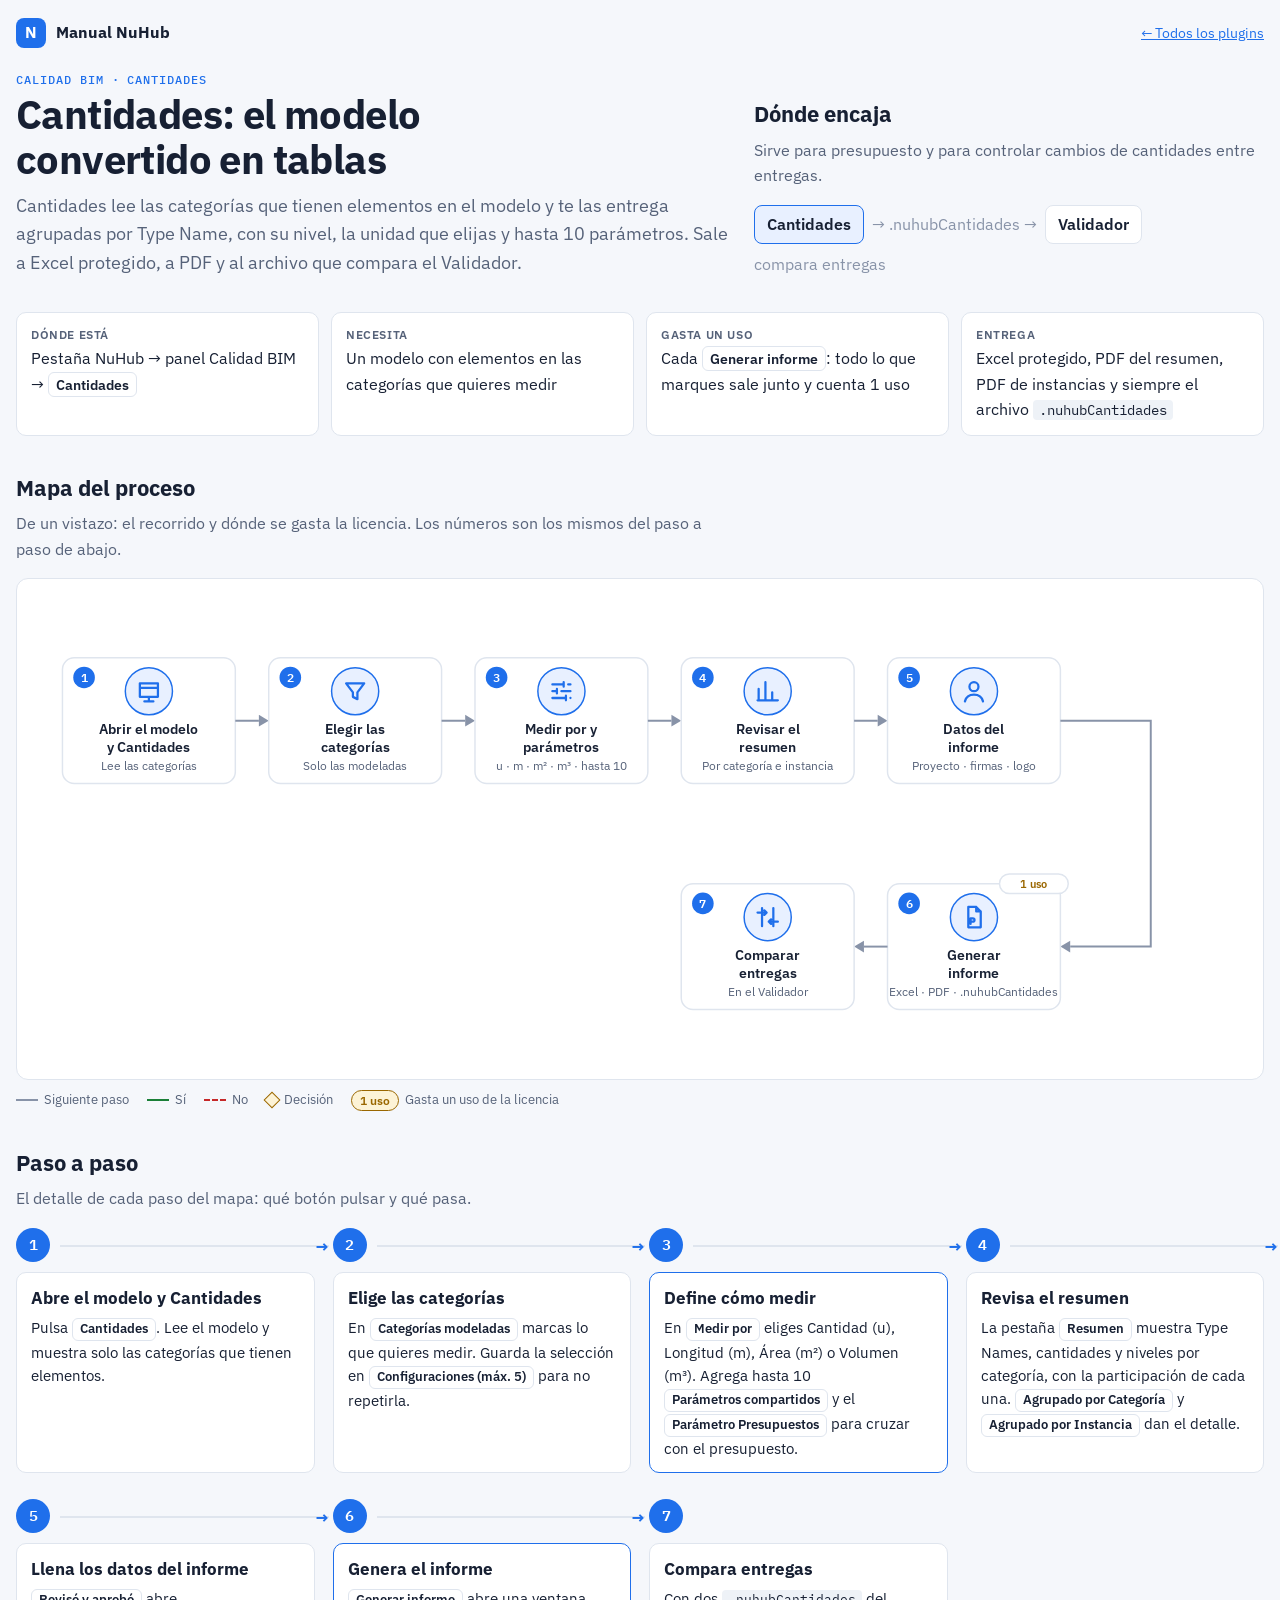
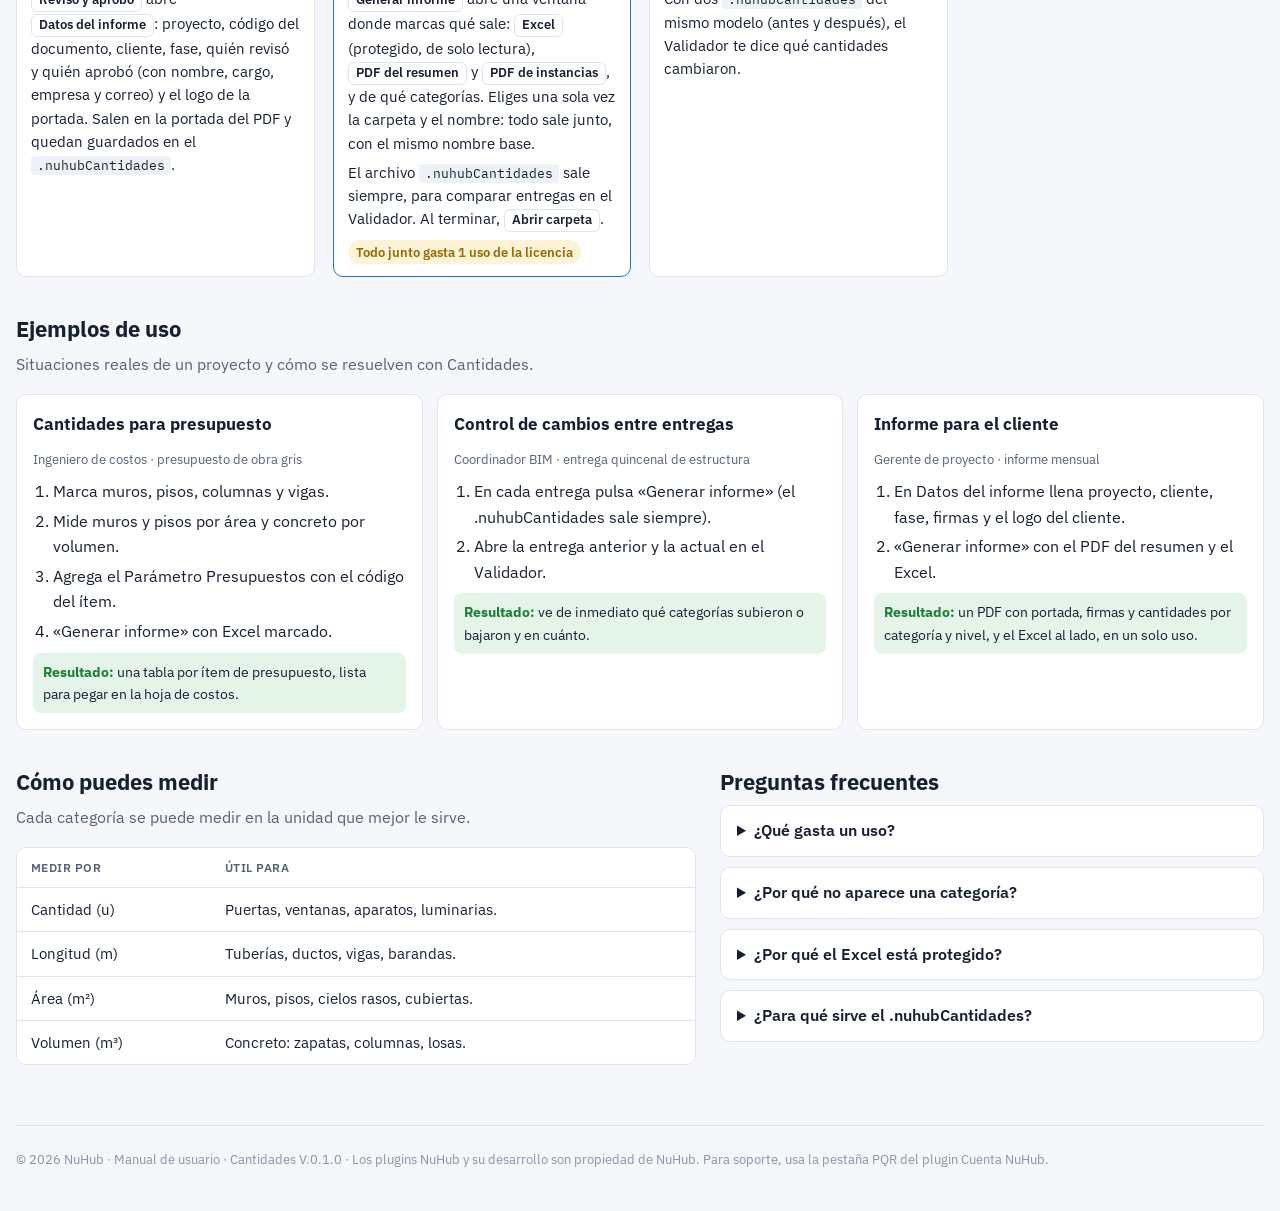
<file: cantidades/index.html>
<!doctype html>
<html lang="es">
<head>
<meta charset="utf-8">
<meta name="viewport" content="width=device-width, initial-scale=1, viewport-fit=cover">
<title>Cantidades · Manual NuHub</title>
<meta name="description" content="Cómo usar NuHub Cantidades en Revit: cuantifica las categorías modeladas y exporta a Excel, PDF y al archivo para el Validador.">
<link rel="preconnect" href="https://fonts.googleapis.com">
<link rel="stylesheet" href="https://fonts.googleapis.com/css2?family=IBM+Plex+Mono:wght@400;500&family=IBM+Plex+Sans:wght@400;500;600;700&display=swap">
<link rel="stylesheet" href="../estilos.css?v=20261101">
</head>
<body>
<div class="barra">
  <a class="marca" href="../"><i>N</i>Manual NuHub</a>
  <a class="volver" href="../">← Todos los plugins</a>
</div>
<main>
  <div class="arriba">
  <header>
    <div class="panel">Calidad BIM · Cantidades</div>
    <h1>Cantidades: el modelo convertido en tablas</h1>
    <p class="entrada">Cantidades lee las categorías que tienen elementos en el modelo y te las entrega agrupadas por Type Name, con su nivel, la unidad que elijas y hasta 10 parámetros. Sale a Excel protegido, a PDF y al archivo que compara el Validador.</p>
  </header>
  <section class="encaja">
    <h2>Dónde encaja</h2>
    <p class="bajada">Sirve para presupuesto y para controlar cambios de cantidades entre entregas.</p>
    <div class="flujo"><span class="aqui">Cantidades</span><em>→ .nuhubCantidades →</em><span class="">Validador</span><em>compara entregas</em></div>
  </section>
  </div>

  <section class="ficha" aria-label="Ficha rápida"><div><b>Dónde está</b>Pestaña NuHub → panel Calidad BIM → <span class="boton">Cantidades</span></div><div><b>Necesita</b>Un modelo con elementos en las categorías que quieres medir</div><div><b>Gasta un uso</b>Cada <span class="boton">Generar informe</span>: todo lo que marques sale junto y cuenta 1 uso</div><div><b>Entrega</b>Excel protegido, PDF del resumen, PDF de instancias y siempre el archivo <code>.nuhubCantidades</code></div></section>

  <section>
    <h2>Mapa del proceso</h2>
    <p class="bajada">De un vistazo: el recorrido y dónde se gasta la licencia. Los números son los mismos del paso a paso de abajo.</p>
    <div class="diagrama"><svg viewBox="-20 -30 1240 480" role="img" aria-label="Proceso de Cantidades: abrir, elegir categorías, definir medida y parámetros, revisar el resumen, llenar los datos del informe y generar el informe."><g class="nodo" transform="translate(12.0,36.0)"><rect width="176" height="128" rx="12"/><circle class="aro" cx="88.0" cy="34" r="24"/><g transform="translate(74.2,20.2) scale(1.15)"><path class="ico" d="M4 5h16v12H4z M4 9h16 M8 21h8 M12 17v4"/></g><circle class="num" cx="22" cy="20" r="11"/><text class="num-t" x="22" y="24.5" text-anchor="middle">1</text><text class="tit" x="88.0" y="78" text-anchor="middle">Abrir el modelo</text><text class="tit" x="88.0" y="96" text-anchor="middle">y Cantidades</text><text class="sub" x="88.0" y="114" text-anchor="middle">Lee las categorías</text></g><path class="linea-f" d="M188,100 H212"/><path class="punta" d="M0,-6 L10,0 L0,6 z" transform="translate(212,100) rotate(0)"/><g class="nodo" transform="translate(222.0,36.0)"><rect width="176" height="128" rx="12"/><circle class="aro" cx="88.0" cy="34" r="24"/><g transform="translate(74.2,20.2) scale(1.15)"><path class="ico" d="M4 5h16l-6 8v6l-4-2v-4z"/></g><circle class="num" cx="22" cy="20" r="11"/><text class="num-t" x="22" y="24.5" text-anchor="middle">2</text><text class="tit" x="88.0" y="78" text-anchor="middle">Elegir las</text><text class="tit" x="88.0" y="96" text-anchor="middle">categorías</text><text class="sub" x="88.0" y="114" text-anchor="middle">Solo las modeladas</text></g><path class="linea-f" d="M398,100 H422"/><path class="punta" d="M0,-6 L10,0 L0,6 z" transform="translate(422,100) rotate(0)"/><g class="nodo" transform="translate(432.0,36.0)"><rect width="176" height="128" rx="12"/><circle class="aro" cx="88.0" cy="34" r="24"/><g transform="translate(74.2,20.2) scale(1.15)"><path class="ico" d="M4 6h10 M18 6h2 M4 12h4 M12 12h8 M4 18h12 M20 18h0 M14 4v4 M8 10v4 M16 16v4"/></g><circle class="num" cx="22" cy="20" r="11"/><text class="num-t" x="22" y="24.5" text-anchor="middle">3</text><text class="tit" x="88.0" y="78" text-anchor="middle">Medir por y</text><text class="tit" x="88.0" y="96" text-anchor="middle">parámetros</text><text class="sub" x="88.0" y="114" text-anchor="middle">u · m · m² · m³ · hasta 10</text></g><path class="linea-f" d="M608,100 H632"/><path class="punta" d="M0,-6 L10,0 L0,6 z" transform="translate(632,100) rotate(0)"/><g class="nodo" transform="translate(642.0,36.0)"><rect width="176" height="128" rx="12"/><circle class="aro" cx="88.0" cy="34" r="24"/><g transform="translate(74.2,20.2) scale(1.15)"><path class="ico" d="M4 20V10 M10 20V4 M16 20v-7 M3 20h18"/></g><circle class="num" cx="22" cy="20" r="11"/><text class="num-t" x="22" y="24.5" text-anchor="middle">4</text><text class="tit" x="88.0" y="78" text-anchor="middle">Revisar el</text><text class="tit" x="88.0" y="96" text-anchor="middle">resumen</text><text class="sub" x="88.0" y="114" text-anchor="middle">Por categoría e instancia</text></g><path class="linea-f" d="M818,100 H842"/><path class="punta" d="M0,-6 L10,0 L0,6 z" transform="translate(842,100) rotate(0)"/><g class="nodo" transform="translate(852.0,36.0)"><rect width="176" height="128" rx="12"/><circle class="aro" cx="88.0" cy="34" r="24"/><g transform="translate(74.2,20.2) scale(1.15)"><path class="ico" d="M8 8a4 4 0 1 0 8 0a4 4 0 1 0 -8 0 M4 21c1-4 4-6 8-6s7 2 8 6"/></g><circle class="num" cx="22" cy="20" r="11"/><text class="num-t" x="22" y="24.5" text-anchor="middle">5</text><text class="tit" x="88.0" y="78" text-anchor="middle">Datos del</text><text class="tit" x="88.0" y="96" text-anchor="middle">informe</text><text class="sub" x="88.0" y="114" text-anchor="middle">Proyecto · firmas · logo</text></g><path class="linea-f" d="M1028,100 H1120 V330 H1038"/><path class="punta" d="M0,-6 L10,0 L0,6 z" transform="translate(1038,330) rotate(180)"/><g class="nodo" transform="translate(852.0,266.0)"><rect width="176" height="128" rx="12"/><circle class="aro" cx="88.0" cy="34" r="24"/><g transform="translate(74.2,20.2) scale(1.15)"><path class="ico" d="M7 3h7l4 4v14H7z M14 3v4h4 M9 13h2a1.5 1.5 0 0 1 0 3H9v-3z M9 16v2"/></g><circle class="num" cx="22" cy="20" r="11"/><text class="num-t" x="22" y="24.5" text-anchor="middle">6</text><text class="tit" x="88.0" y="78" text-anchor="middle">Generar</text><text class="tit" x="88.0" y="96" text-anchor="middle">informe</text><text class="sub" x="88.0" y="114" text-anchor="middle">Excel · PDF · .nuhubCantidades</text><rect class="uso-r" x="114" y="-10" width="70" height="20" rx="10"/><text class="uso-t" x="149.0" y="4" text-anchor="middle">1 uso</text></g><path class="linea-f" d="M852,330 H828"/><path class="punta" d="M0,-6 L10,0 L0,6 z" transform="translate(828,330) rotate(180)"/><g class="nodo" transform="translate(642.0,266.0)"><rect width="176" height="128" rx="12"/><circle class="aro" cx="88.0" cy="34" r="24"/><g transform="translate(74.2,20.2) scale(1.15)"><path class="ico" d="M7 4v16 M17 4v16 M3 8h8 M13 16h8 M9 6l2 2-2 2 M15 14l-2 2 2 2"/></g><circle class="num" cx="22" cy="20" r="11"/><text class="num-t" x="22" y="24.5" text-anchor="middle">7</text><text class="tit" x="88.0" y="78" text-anchor="middle">Comparar</text><text class="tit" x="88.0" y="96" text-anchor="middle">entregas</text><text class="sub" x="88.0" y="114" text-anchor="middle">En el Validador</text></g></svg></div>
    <div class="leyenda-f">
      <span><i></i> Siguiente paso</span><span><i class="si"></i> Sí</span><span><i class="no"></i> No</span>
      <span><b class="r"></b> Decisión</span><span><span class="paso-uso">1 uso</span> Gasta un uso de la licencia</span>
    </div>
  </section>

  <section>
    <h2>Paso a paso</h2>
    <p class="bajada">El detalle de cada paso del mapa: qué botón pulsar y qué pasa.</p>
    <div class="proceso"><div class="paso"><div><h3>Abre el modelo y Cantidades</h3><p>Pulsa <span class="boton">Cantidades</span>. Lee el modelo y muestra solo las categorías que tienen elementos.</p></div></div><div class="paso"><div><h3>Elige las categorías</h3><p>En <span class="boton">Categorías modeladas</span> marcas lo que quieres medir. Guarda la selección en <span class="boton">Configuraciones (máx. 5)</span> para no repetirla.</p></div></div><div class="paso decision"><div><h3>Define cómo medir</h3><p>En <span class="boton">Medir por</span> eliges Cantidad (u), Longitud (m), Área (m²) o Volumen (m³). Agrega hasta 10 <span class="boton">Parámetros compartidos</span> y el <span class="boton">Parámetro Presupuestos</span> para cruzar con el presupuesto.</p></div></div><div class="paso"><div><h3>Revisa el resumen</h3><p>La pestaña <span class="boton">Resumen</span> muestra Type Names, cantidades y niveles por categoría, con la participación de cada una. <span class="boton">Agrupado por Categoría</span> y <span class="boton">Agrupado por Instancia</span> dan el detalle.</p></div></div><div class="paso"><div><h3>Llena los datos del informe</h3><p><span class="boton">Revisó y aprobó</span> abre <span class="boton">Datos del informe</span>: proyecto, código del documento, cliente, fase, quién revisó y quién aprobó (con nombre, cargo, empresa y correo) y el logo de la portada. Salen en la portada del PDF y quedan guardados en el <code>.nuhubCantidades</code>.</p></div></div><div class="paso decision"><div><h3>Genera el informe</h3><p><span class="boton">Generar informe</span> abre una ventana donde marcas qué sale: <span class="boton">Excel</span> (protegido, de solo lectura), <span class="boton">PDF del resumen</span> y <span class="boton">PDF de instancias</span>, y de qué categorías. Eliges una sola vez la carpeta y el nombre: todo sale junto, con el mismo nombre base.</p><p>El archivo <code>.nuhubCantidades</code> sale siempre, para comparar entregas en el Validador. Al terminar, <span class="boton">Abrir carpeta</span>.</p><span class="uso">Todo junto gasta 1 uso de la licencia</span></div></div><div class="paso"><div><h3>Compara entregas</h3><p>Con dos <code>.nuhubCantidades</code> del mismo modelo (antes y después), el Validador te dice qué cantidades cambiaron.</p></div></div></div>
  </section>

  <section>
    <h2>Ejemplos de uso</h2>
    <p class="bajada">Situaciones reales de un proyecto y cómo se resuelven con Cantidades.</p>
    <div class="ejemplos"><article class="ejemplo"><h3>Cantidades para presupuesto</h3><p class="quien">Ingeniero de costos · presupuesto de obra gris</p><ol><li>Marca muros, pisos, columnas y vigas.</li><li>Mide muros y pisos por área y concreto por volumen.</li><li>Agrega el Parámetro Presupuestos con el código del ítem.</li><li>«Generar informe» con Excel marcado.</li></ol><p class="resultado"><b>Resultado:</b> una tabla por ítem de presupuesto, lista para pegar en la hoja de costos.</p></article><article class="ejemplo"><h3>Control de cambios entre entregas</h3><p class="quien">Coordinador BIM · entrega quincenal de estructura</p><ol><li>En cada entrega pulsa «Generar informe» (el .nuhubCantidades sale siempre).</li><li>Abre la entrega anterior y la actual en el Validador.</li></ol><p class="resultado"><b>Resultado:</b> ve de inmediato qué categorías subieron o bajaron y en cuánto.</p></article><article class="ejemplo"><h3>Informe para el cliente</h3><p class="quien">Gerente de proyecto · informe mensual</p><ol><li>En Datos del informe llena proyecto, cliente, fase, firmas y el logo del cliente.</li><li>«Generar informe» con el PDF del resumen y el Excel.</li></ol><p class="resultado"><b>Resultado:</b> un PDF con portada, firmas y cantidades por categoría y nivel, y el Excel al lado, en un solo uso.</p></article></div>
  </section>

  <div class="dos">
  <section><h2>Cómo puedes medir</h2><p class="bajada">Cada categoría se puede medir en la unidad que mejor le sirve.</p><div class="tabla"><table><thead><tr><th>Medir por</th><th>Útil para</th></tr></thead><tbody><tr><td>Cantidad (u)</td><td>Puertas, ventanas, aparatos, luminarias.</td></tr><tr><td>Longitud (m)</td><td>Tuberías, ductos, vigas, barandas.</td></tr><tr><td>Área (m²)</td><td>Muros, pisos, cielos rasos, cubiertas.</td></tr><tr><td>Volumen (m³)</td><td>Concreto: zapatas, columnas, losas.</td></tr></tbody></table></div></section>
  <section><h2>Preguntas frecuentes</h2><div class="preguntas"><details><summary>¿Qué gasta un uso?</summary><p>Cada «Generar informe», marques uno, dos o los tres archivos: todo junto es 1 uso. Mirar el resumen y cambiar la configuración no gasta usos.</p></details><details><summary>¿Por qué no aparece una categoría?</summary><p>Solo se listan las categorías que tienen elementos en el modelo. Si la acabas de modelar, pulsa «Volver a leer».</p></details><details><summary>¿Por qué el Excel está protegido?</summary><p>Para que las cantidades entregadas no se cambien por error. Es de solo lectura; puedes copiar los datos a otro archivo.</p></details><details><summary>¿Para qué sirve el .nuhubCantidades?</summary><p>Es el archivo que compara el Validador entre una entrega y otra. Sale siempre con el informe, en la misma carpeta; no se puede desmarcar.</p></details></div></section>
  </div>
</main>
<footer>© 2026 NuHub · Manual de usuario · Cantidades V.0.1.0 · Los plugins NuHub y su desarrollo son propiedad de NuHub. Para soporte, usa la pestaña PQR del plugin Cuenta NuHub.</footer>
</body>
</html>
</file>
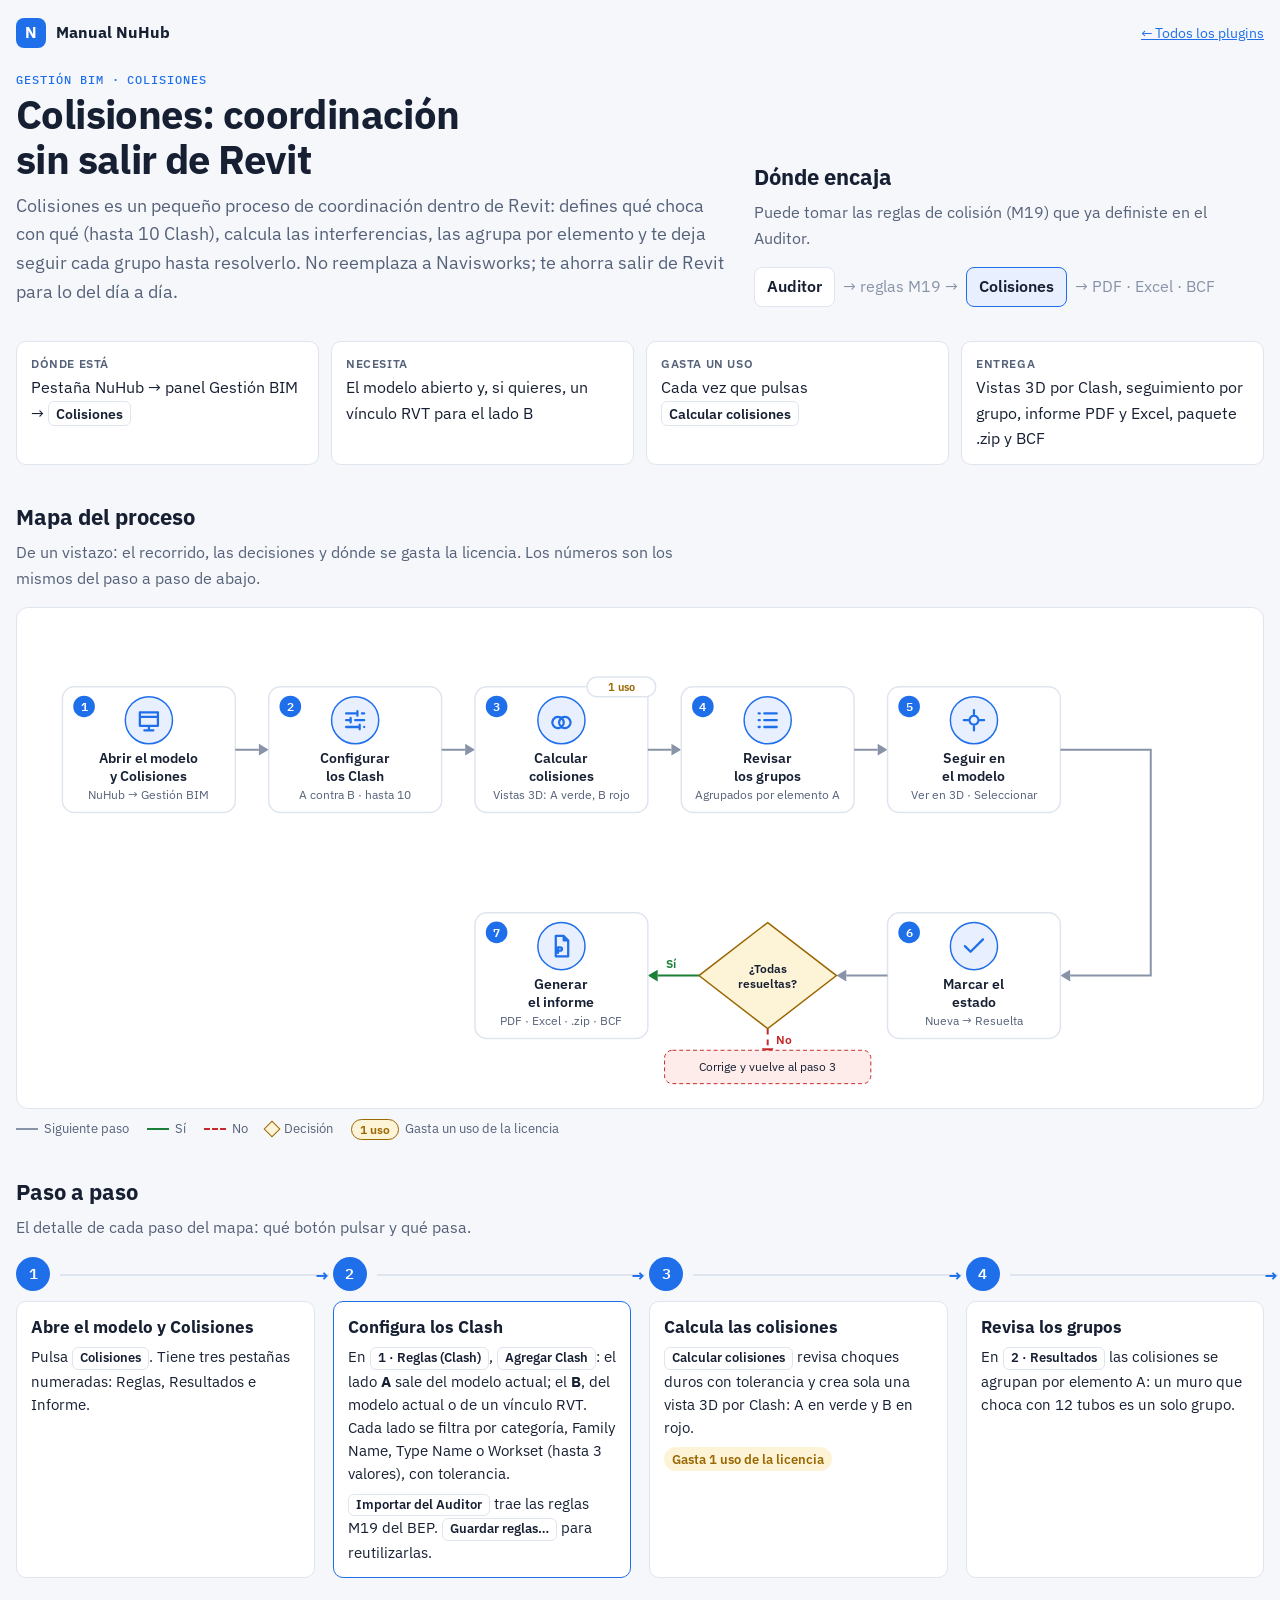
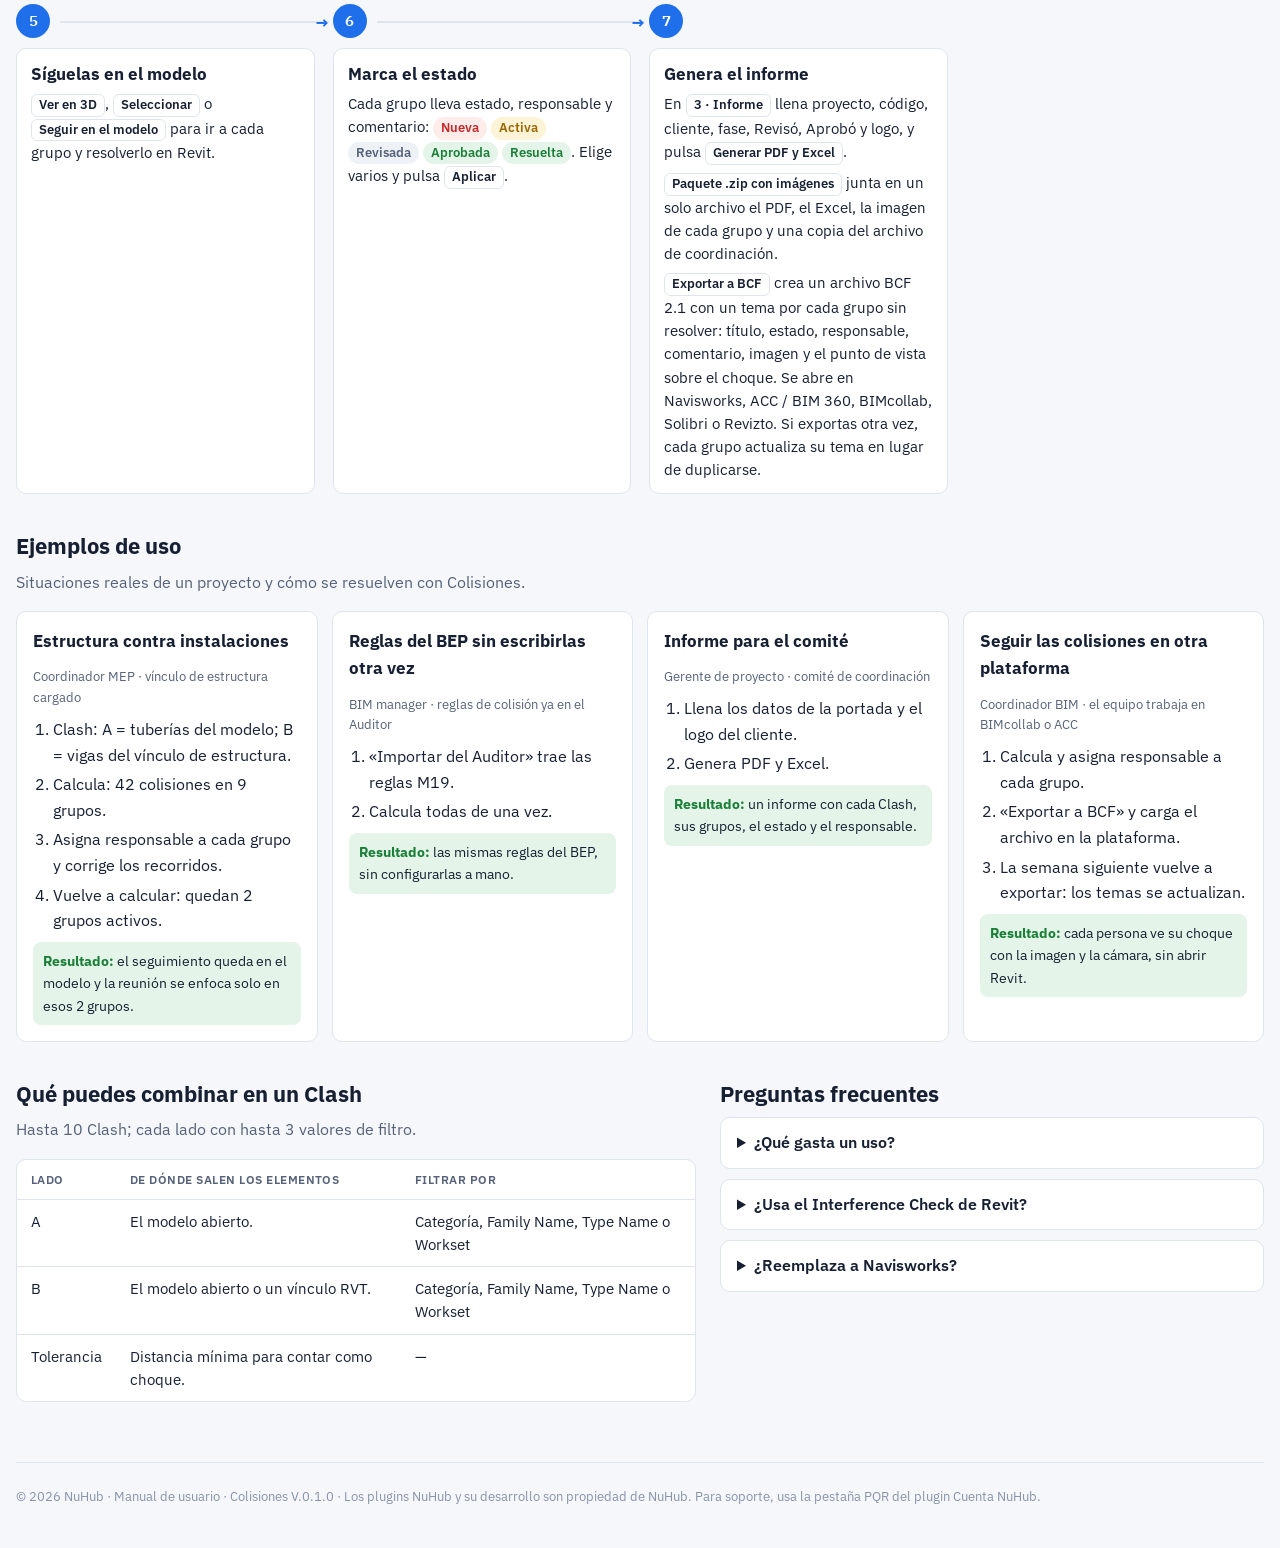
<file: colisiones/index.html>
<!doctype html>
<html lang="es">
<head>
<meta charset="utf-8">
<meta name="viewport" content="width=device-width, initial-scale=1, viewport-fit=cover">
<title>Colisiones · Manual NuHub</title>
<meta name="description" content="Cómo usar NuHub Colisiones en Revit: configura Clash entre disciplinas, calcula interferencias, sigue cada grupo y genera el informe.">
<link rel="preconnect" href="https://fonts.googleapis.com">
<link rel="stylesheet" href="https://fonts.googleapis.com/css2?family=IBM+Plex+Mono:wght@400;500&family=IBM+Plex+Sans:wght@400;500;600;700&display=swap">
<link rel="stylesheet" href="../estilos.css?v=20261101">
</head>
<body>
<div class="barra">
  <a class="marca" href="../"><i>N</i>Manual NuHub</a>
  <a class="volver" href="../">← Todos los plugins</a>
</div>
<main>
  <div class="arriba">
  <header>
    <div class="panel">Gestión BIM · Colisiones</div>
    <h1>Colisiones: coordinación sin salir de Revit</h1>
    <p class="entrada">Colisiones es un pequeño proceso de coordinación dentro de Revit: defines qué choca con qué (hasta 10 Clash), calcula las interferencias, las agrupa por elemento y te deja seguir cada grupo hasta resolverlo. No reemplaza a Navisworks; te ahorra salir de Revit para lo del día a día.</p>
  </header>
  <section class="encaja">
    <h2>Dónde encaja</h2>
    <p class="bajada">Puede tomar las reglas de colisión (M19) que ya definiste en el Auditor.</p>
    <div class="flujo"><span class="">Auditor</span><em>→ reglas M19 →</em><span class="aqui">Colisiones</span><em>→ PDF · Excel · BCF</em></div>
  </section>
  </div>

  <section class="ficha" aria-label="Ficha rápida"><div><b>Dónde está</b>Pestaña NuHub → panel Gestión BIM → <span class="boton">Colisiones</span></div><div><b>Necesita</b>El modelo abierto y, si quieres, un vínculo RVT para el lado B</div><div><b>Gasta un uso</b>Cada vez que pulsas <span class="boton">Calcular colisiones</span></div><div><b>Entrega</b>Vistas 3D por Clash, seguimiento por grupo, informe PDF y Excel, paquete .zip y BCF</div></section>

  <section>
    <h2>Mapa del proceso</h2>
    <p class="bajada">De un vistazo: el recorrido, las decisiones y dónde se gasta la licencia. Los números son los mismos del paso a paso de abajo.</p>
    <div class="diagrama"><svg viewBox="-20 -30 1240 480" role="img" aria-label="Proceso de Colisiones: configurar los Clash, calcular, revisar los grupos, seguir cada uno en el modelo, marcar el estado y generar el informe."><g class="nodo" transform="translate(12.0,36.0)"><rect width="176" height="128" rx="12"/><circle class="aro" cx="88.0" cy="34" r="24"/><g transform="translate(74.2,20.2) scale(1.15)"><path class="ico" d="M4 5h16v12H4z M4 9h16 M8 21h8 M12 17v4"/></g><circle class="num" cx="22" cy="20" r="11"/><text class="num-t" x="22" y="24.5" text-anchor="middle">1</text><text class="tit" x="88.0" y="78" text-anchor="middle">Abrir el modelo</text><text class="tit" x="88.0" y="96" text-anchor="middle">y Colisiones</text><text class="sub" x="88.0" y="114" text-anchor="middle">NuHub → Gestión BIM</text></g><path class="linea-f" d="M188,100 H212"/><path class="punta" d="M0,-6 L10,0 L0,6 z" transform="translate(212,100) rotate(0)"/><g class="nodo" transform="translate(222.0,36.0)"><rect width="176" height="128" rx="12"/><circle class="aro" cx="88.0" cy="34" r="24"/><g transform="translate(74.2,20.2) scale(1.15)"><path class="ico" d="M4 6h10 M18 6h2 M4 12h4 M12 12h8 M4 18h12 M20 18h0 M14 4v4 M8 10v4 M16 16v4"/></g><circle class="num" cx="22" cy="20" r="11"/><text class="num-t" x="22" y="24.5" text-anchor="middle">2</text><text class="tit" x="88.0" y="78" text-anchor="middle">Configurar</text><text class="tit" x="88.0" y="96" text-anchor="middle">los Clash</text><text class="sub" x="88.0" y="114" text-anchor="middle">A contra B · hasta 10</text></g><path class="linea-f" d="M398,100 H422"/><path class="punta" d="M0,-6 L10,0 L0,6 z" transform="translate(422,100) rotate(0)"/><g class="nodo" transform="translate(432.0,36.0)"><rect width="176" height="128" rx="12"/><circle class="aro" cx="88.0" cy="34" r="24"/><g transform="translate(74.2,20.2) scale(1.15)"><path class="ico" d="M9 9a5 5 0 1 0 0.01 0z M15 9a5 5 0 1 0 0.01 0z"/></g><circle class="num" cx="22" cy="20" r="11"/><text class="num-t" x="22" y="24.5" text-anchor="middle">3</text><text class="tit" x="88.0" y="78" text-anchor="middle">Calcular</text><text class="tit" x="88.0" y="96" text-anchor="middle">colisiones</text><text class="sub" x="88.0" y="114" text-anchor="middle">Vistas 3D: A verde, B rojo</text><rect class="uso-r" x="114" y="-10" width="70" height="20" rx="10"/><text class="uso-t" x="149.0" y="4" text-anchor="middle">1 uso</text></g><path class="linea-f" d="M608,100 H632"/><path class="punta" d="M0,-6 L10,0 L0,6 z" transform="translate(632,100) rotate(0)"/><g class="nodo" transform="translate(642.0,36.0)"><rect width="176" height="128" rx="12"/><circle class="aro" cx="88.0" cy="34" r="24"/><g transform="translate(74.2,20.2) scale(1.15)"><path class="ico" d="M9 6h11 M9 12h11 M9 18h11 M4 6h1 M4 12h1 M4 18h1"/></g><circle class="num" cx="22" cy="20" r="11"/><text class="num-t" x="22" y="24.5" text-anchor="middle">4</text><text class="tit" x="88.0" y="78" text-anchor="middle">Revisar</text><text class="tit" x="88.0" y="96" text-anchor="middle">los grupos</text><text class="sub" x="88.0" y="114" text-anchor="middle">Agrupados por elemento A</text></g><path class="linea-f" d="M818,100 H842"/><path class="punta" d="M0,-6 L10,0 L0,6 z" transform="translate(842,100) rotate(0)"/><g class="nodo" transform="translate(852.0,36.0)"><rect width="176" height="128" rx="12"/><circle class="aro" cx="88.0" cy="34" r="24"/><g transform="translate(74.2,20.2) scale(1.15)"><path class="ico" d="M12 3v4 M12 17v4 M3 12h4 M17 12h4 M12 8a4 4 0 1 0 0.01 0z"/></g><circle class="num" cx="22" cy="20" r="11"/><text class="num-t" x="22" y="24.5" text-anchor="middle">5</text><text class="tit" x="88.0" y="78" text-anchor="middle">Seguir en</text><text class="tit" x="88.0" y="96" text-anchor="middle">el modelo</text><text class="sub" x="88.0" y="114" text-anchor="middle">Ver en 3D · Seleccionar</text></g><path class="linea-f" d="M1028,100 H1120 V330 H1038"/><path class="punta" d="M0,-6 L10,0 L0,6 z" transform="translate(1038,330) rotate(180)"/><g class="nodo" transform="translate(852.0,266.0)"><rect width="176" height="128" rx="12"/><circle class="aro" cx="88.0" cy="34" r="24"/><g transform="translate(74.2,20.2) scale(1.15)"><path class="ico" d="M4 12l5 5L20 6"/></g><circle class="num" cx="22" cy="20" r="11"/><text class="num-t" x="22" y="24.5" text-anchor="middle">6</text><text class="tit" x="88.0" y="78" text-anchor="middle">Marcar el</text><text class="tit" x="88.0" y="96" text-anchor="middle">estado</text><text class="sub" x="88.0" y="114" text-anchor="middle">Nueva → Resuelta</text></g><path class="linea-f" d="M852,330 H810"/><path class="punta" d="M0,-6 L10,0 L0,6 z" transform="translate(810,330) rotate(180)"/><polygon class="rombo" points="730,276 800,330 730,384 660,330"/><text class="rombo-t" x="730" y="327" text-anchor="middle">¿Todas</text><text class="rombo-t" x="730" y="343" text-anchor="middle">resueltas?</text><path class="linea-no" d="M730,384 V404"/><path class="punta-no" d="M0,-6 L10,0 L0,6 z" transform="translate(730,404) rotate(90)"/><text class="etq no" x="738" y="400">No</text><g class="nota"><rect x="625" y="406" width="210" height="34" rx="8"/><text x="730" y="427" text-anchor="middle">Corrige y vuelve al paso 3</text></g><path class="linea-si" d="M660,330 H618"/><path class="punta-si" d="M0,-6 L10,0 L0,6 z" transform="translate(618,330) rotate(180)"/><text class="etq si" x="626" y="322">Sí</text><g class="nodo" transform="translate(432.0,266.0)"><rect width="176" height="128" rx="12"/><circle class="aro" cx="88.0" cy="34" r="24"/><g transform="translate(74.2,20.2) scale(1.15)"><path class="ico" d="M7 3h7l4 4v14H7z M14 3v4h4 M9 13h2a1.5 1.5 0 0 1 0 3H9v-3z M9 16v2"/></g><circle class="num" cx="22" cy="20" r="11"/><text class="num-t" x="22" y="24.5" text-anchor="middle">7</text><text class="tit" x="88.0" y="78" text-anchor="middle">Generar</text><text class="tit" x="88.0" y="96" text-anchor="middle">el informe</text><text class="sub" x="88.0" y="114" text-anchor="middle">PDF · Excel · .zip · BCF</text></g></svg></div>
    <div class="leyenda-f">
      <span><i></i> Siguiente paso</span><span><i class="si"></i> Sí</span><span><i class="no"></i> No</span>
      <span><b class="r"></b> Decisión</span><span><span class="paso-uso">1 uso</span> Gasta un uso de la licencia</span>
    </div>
  </section>

  <section>
    <h2>Paso a paso</h2>
    <p class="bajada">El detalle de cada paso del mapa: qué botón pulsar y qué pasa.</p>
    <div class="proceso"><div class="paso"><div><h3>Abre el modelo y Colisiones</h3><p>Pulsa <span class="boton">Colisiones</span>. Tiene tres pestañas numeradas: Reglas, Resultados e Informe.</p></div></div><div class="paso decision"><div><h3>Configura los Clash</h3><p>En <span class="boton">1 · Reglas (Clash)</span>, <span class="boton">Agregar Clash</span>: el lado <b>A</b> sale del modelo actual; el <b>B</b>, del modelo actual o de un vínculo RVT. Cada lado se filtra por categoría, Family Name, Type Name o Workset (hasta 3 valores), con tolerancia.</p><p><span class="boton">Importar del Auditor</span> trae las reglas M19 del BEP. <span class="boton">Guardar reglas…</span> para reutilizarlas.</p></div></div><div class="paso"><div><h3>Calcula las colisiones</h3><p><span class="boton">Calcular colisiones</span> revisa choques duros con tolerancia y crea sola una vista 3D por Clash: A en verde y B en rojo.</p><span class="uso">Gasta 1 uso de la licencia</span></div></div><div class="paso"><div><h3>Revisa los grupos</h3><p>En <span class="boton">2 · Resultados</span> las colisiones se agrupan por elemento A: un muro que choca con 12 tubos es un solo grupo.</p></div></div><div class="paso"><div><h3>Síguelas en el modelo</h3><p><span class="boton">Ver en 3D</span>, <span class="boton">Seleccionar</span> o <span class="boton">Seguir en el modelo</span> para ir a cada grupo y resolverlo en Revit.</p></div></div><div class="paso"><div><h3>Marca el estado</h3><p>Cada grupo lleva estado, responsable y comentario: <span class="estado pendiente">Nueva</span> <span class="estado noexiste">Activa</span> <span class="estado noaplica">Revisada</span> <span class="estado corregido">Aprobada</span> <span class="estado corregido">Resuelta</span>. Elige varios y pulsa <span class="boton">Aplicar</span>.</p></div></div><div class="paso"><div><h3>Genera el informe</h3><p>En <span class="boton">3 · Informe</span> llena proyecto, código, cliente, fase, Revisó, Aprobó y logo, y pulsa <span class="boton">Generar PDF y Excel</span>.</p><p><span class="boton">Paquete .zip con imágenes</span> junta en un solo archivo el PDF, el Excel, la imagen de cada grupo y una copia del archivo de coordinación.</p><p><span class="boton">Exportar a BCF</span> crea un archivo BCF 2.1 con un tema por cada grupo sin resolver: título, estado, responsable, comentario, imagen y el punto de vista sobre el choque. Se abre en Navisworks, ACC / BIM 360, BIMcollab, Solibri o Revizto. Si exportas otra vez, cada grupo actualiza su tema en lugar de duplicarse.</p></div></div></div>
  </section>

  <section>
    <h2>Ejemplos de uso</h2>
    <p class="bajada">Situaciones reales de un proyecto y cómo se resuelven con Colisiones.</p>
    <div class="ejemplos"><article class="ejemplo"><h3>Estructura contra instalaciones</h3><p class="quien">Coordinador MEP · vínculo de estructura cargado</p><ol><li>Clash: A = tuberías del modelo; B = vigas del vínculo de estructura.</li><li>Calcula: 42 colisiones en 9 grupos.</li><li>Asigna responsable a cada grupo y corrige los recorridos.</li><li>Vuelve a calcular: quedan 2 grupos activos.</li></ol><p class="resultado"><b>Resultado:</b> el seguimiento queda en el modelo y la reunión se enfoca solo en esos 2 grupos.</p></article><article class="ejemplo"><h3>Reglas del BEP sin escribirlas otra vez</h3><p class="quien">BIM manager · reglas de colisión ya en el Auditor</p><ol><li>«Importar del Auditor» trae las reglas M19.</li><li>Calcula todas de una vez.</li></ol><p class="resultado"><b>Resultado:</b> las mismas reglas del BEP, sin configurarlas a mano.</p></article><article class="ejemplo"><h3>Informe para el comité</h3><p class="quien">Gerente de proyecto · comité de coordinación</p><ol><li>Llena los datos de la portada y el logo del cliente.</li><li>Genera PDF y Excel.</li></ol><p class="resultado"><b>Resultado:</b> un informe con cada Clash, sus grupos, el estado y el responsable.</p></article><article class="ejemplo"><h3>Seguir las colisiones en otra plataforma</h3><p class="quien">Coordinador BIM · el equipo trabaja en BIMcollab o ACC</p><ol><li>Calcula y asigna responsable a cada grupo.</li><li>«Exportar a BCF» y carga el archivo en la plataforma.</li><li>La semana siguiente vuelve a exportar: los temas se actualizan.</li></ol><p class="resultado"><b>Resultado:</b> cada persona ve su choque con la imagen y la cámara, sin abrir Revit.</p></article></div>
  </section>

  <div class="dos">
  <section><h2>Qué puedes combinar en un Clash</h2><p class="bajada">Hasta 10 Clash; cada lado con hasta 3 valores de filtro.</p><div class="tabla"><table><thead><tr><th>Lado</th><th>De dónde salen los elementos</th><th>Filtrar por</th></tr></thead><tbody><tr><td>A</td><td>El modelo abierto.</td><td>Categoría, Family Name, Type Name o Workset</td></tr><tr><td>B</td><td>El modelo abierto o un vínculo RVT.</td><td>Categoría, Family Name, Type Name o Workset</td></tr><tr><td>Tolerancia</td><td>Distancia mínima para contar como choque.</td><td>—</td></tr></tbody></table></div></section>
  <section><h2>Preguntas frecuentes</h2><div class="preguntas"><details><summary>¿Qué gasta un uso?</summary><p>Cada vez que pulsas «Calcular colisiones». Revisar grupos, marcar estados, generar el informe, el paquete .zip y el BCF no gastan usos.</p></details><details><summary>¿Usa el Interference Check de Revit?</summary><p>No. Tiene su propio cálculo de choque duro con tolerancia.</p></details><details><summary>¿Reemplaza a Navisworks?</summary><p>No. Sirve para la coordinación del día a día sin salir de Revit; para federar muchos modelos, Navisworks sigue siendo la herramienta.</p></details></div></section>
  </div>
</main>
<footer>© 2026 NuHub · Manual de usuario · Colisiones V.0.1.0 · Los plugins NuHub y su desarrollo son propiedad de NuHub. Para soporte, usa la pestaña PQR del plugin Cuenta NuHub.</footer>
</body>
</html>
</file>
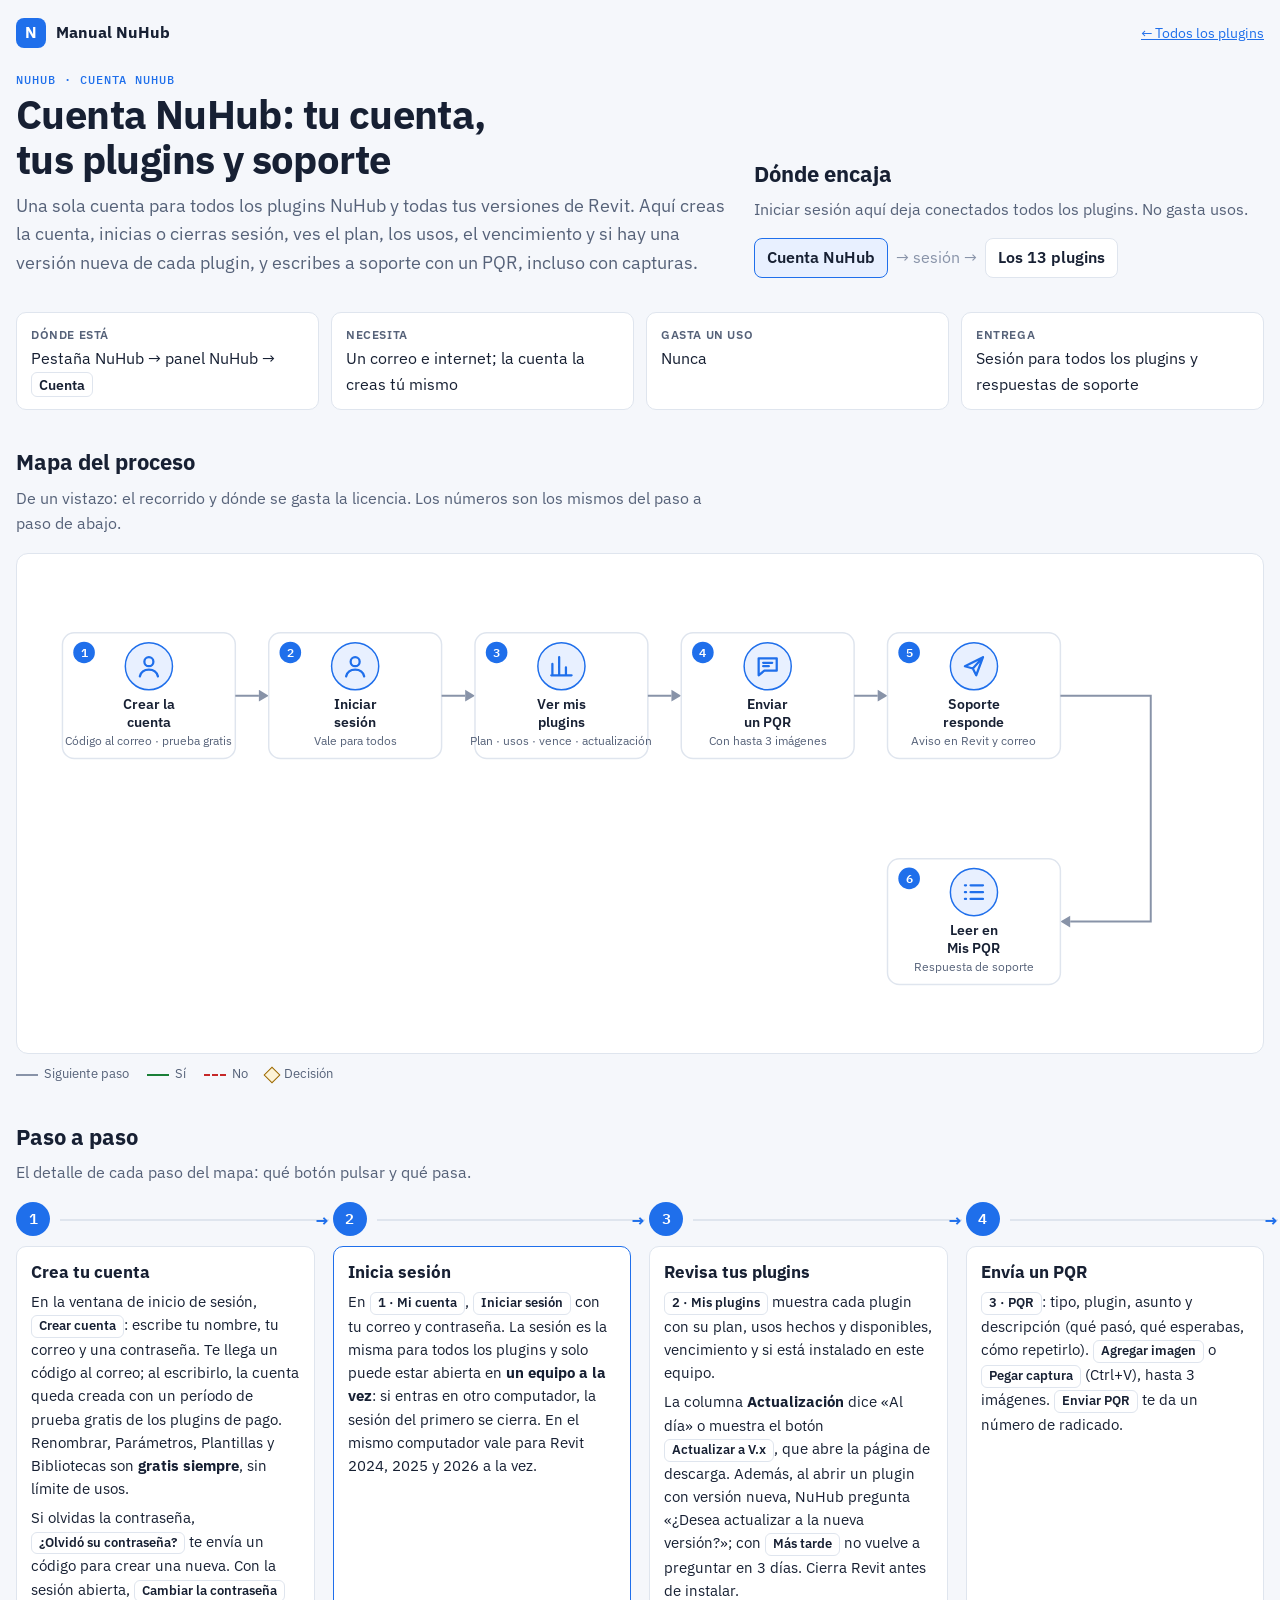
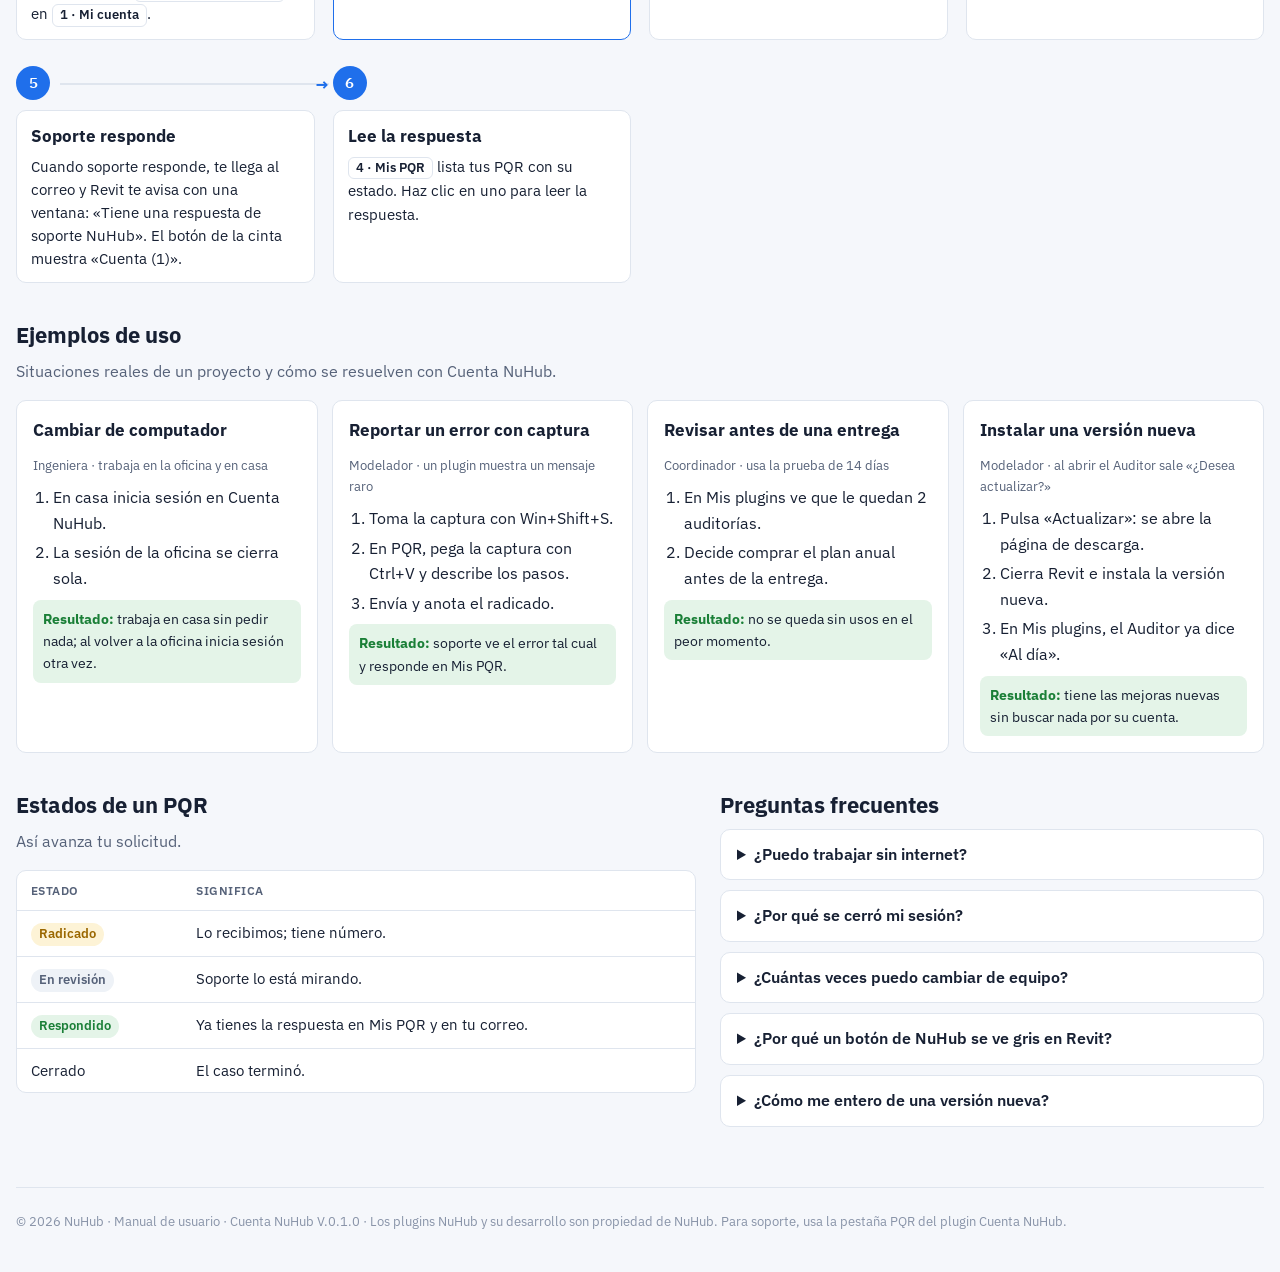
<file: cuenta/index.html>
<!doctype html>
<html lang="es">
<head>
<meta charset="utf-8">
<meta name="viewport" content="width=device-width, initial-scale=1, viewport-fit=cover">
<title>Cuenta NuHub · Manual NuHub</title>
<meta name="description" content="Cómo usar Cuenta NuHub: crea tu cuenta, inicia sesión para todos los plugins, revisa plan, usos, vencimiento y actualizaciones, y envía PQR a soporte.">
<link rel="preconnect" href="https://fonts.googleapis.com">
<link rel="stylesheet" href="https://fonts.googleapis.com/css2?family=IBM+Plex+Mono:wght@400;500&family=IBM+Plex+Sans:wght@400;500;600;700&display=swap">
<link rel="stylesheet" href="../estilos.css?v=20261101">
</head>
<body>
<div class="barra">
  <a class="marca" href="../"><i>N</i>Manual NuHub</a>
  <a class="volver" href="../">← Todos los plugins</a>
</div>
<main>
  <div class="arriba">
  <header>
    <div class="panel">NuHub · Cuenta NuHub</div>
    <h1>Cuenta NuHub: tu cuenta, tus plugins y soporte</h1>
    <p class="entrada">Una sola cuenta para todos los plugins NuHub y todas tus versiones de Revit. Aquí creas la cuenta, inicias o cierras sesión, ves el plan, los usos, el vencimiento y si hay una versión nueva de cada plugin, y escribes a soporte con un PQR, incluso con capturas.</p>
  </header>
  <section class="encaja">
    <h2>Dónde encaja</h2>
    <p class="bajada">Iniciar sesión aquí deja conectados todos los plugins. No gasta usos.</p>
    <div class="flujo"><span class="aqui">Cuenta NuHub</span><em>→ sesión →</em><span class="">Los 13 plugins</span></div>
  </section>
  </div>

  <section class="ficha" aria-label="Ficha rápida"><div><b>Dónde está</b>Pestaña NuHub → panel NuHub → <span class="boton">Cuenta</span></div><div><b>Necesita</b>Un correo e internet; la cuenta la creas tú mismo</div><div><b>Gasta un uso</b>Nunca</div><div><b>Entrega</b>Sesión para todos los plugins y respuestas de soporte</div></section>

  <section>
    <h2>Mapa del proceso</h2>
    <p class="bajada">De un vistazo: el recorrido y dónde se gasta la licencia. Los números son los mismos del paso a paso de abajo.</p>
    <div class="diagrama"><svg viewBox="-20 -30 1240 480" role="img" aria-label="Proceso de Cuenta NuHub: crear la cuenta, iniciar sesión, revisar los plugins y sus actualizaciones, enviar un PQR, recibir el aviso de respuesta y leerla."><g class="nodo" transform="translate(12.0,36.0)"><rect width="176" height="128" rx="12"/><circle class="aro" cx="88.0" cy="34" r="24"/><g transform="translate(74.2,20.2) scale(1.15)"><path class="ico" d="M8 8a4 4 0 1 0 8 0a4 4 0 1 0 -8 0 M4 21c1-4 4-6 8-6s7 2 8 6"/></g><circle class="num" cx="22" cy="20" r="11"/><text class="num-t" x="22" y="24.5" text-anchor="middle">1</text><text class="tit" x="88.0" y="78" text-anchor="middle">Crear la</text><text class="tit" x="88.0" y="96" text-anchor="middle">cuenta</text><text class="sub" x="88.0" y="114" text-anchor="middle">Código al correo · prueba gratis</text></g><path class="linea-f" d="M188,100 H212"/><path class="punta" d="M0,-6 L10,0 L0,6 z" transform="translate(212,100) rotate(0)"/><g class="nodo" transform="translate(222.0,36.0)"><rect width="176" height="128" rx="12"/><circle class="aro" cx="88.0" cy="34" r="24"/><g transform="translate(74.2,20.2) scale(1.15)"><path class="ico" d="M8 8a4 4 0 1 0 8 0a4 4 0 1 0 -8 0 M4 21c1-4 4-6 8-6s7 2 8 6"/></g><circle class="num" cx="22" cy="20" r="11"/><text class="num-t" x="22" y="24.5" text-anchor="middle">2</text><text class="tit" x="88.0" y="78" text-anchor="middle">Iniciar</text><text class="tit" x="88.0" y="96" text-anchor="middle">sesión</text><text class="sub" x="88.0" y="114" text-anchor="middle">Vale para todos</text></g><path class="linea-f" d="M398,100 H422"/><path class="punta" d="M0,-6 L10,0 L0,6 z" transform="translate(422,100) rotate(0)"/><g class="nodo" transform="translate(432.0,36.0)"><rect width="176" height="128" rx="12"/><circle class="aro" cx="88.0" cy="34" r="24"/><g transform="translate(74.2,20.2) scale(1.15)"><path class="ico" d="M4 20V10 M10 20V4 M16 20v-7 M3 20h18"/></g><circle class="num" cx="22" cy="20" r="11"/><text class="num-t" x="22" y="24.5" text-anchor="middle">3</text><text class="tit" x="88.0" y="78" text-anchor="middle">Ver mis</text><text class="tit" x="88.0" y="96" text-anchor="middle">plugins</text><text class="sub" x="88.0" y="114" text-anchor="middle">Plan · usos · vence · actualización</text></g><path class="linea-f" d="M608,100 H632"/><path class="punta" d="M0,-6 L10,0 L0,6 z" transform="translate(632,100) rotate(0)"/><g class="nodo" transform="translate(642.0,36.0)"><rect width="176" height="128" rx="12"/><circle class="aro" cx="88.0" cy="34" r="24"/><g transform="translate(74.2,20.2) scale(1.15)"><path class="ico" d="M4 5h16v11H9l-5 4z M8 9h8 M8 12h5"/></g><circle class="num" cx="22" cy="20" r="11"/><text class="num-t" x="22" y="24.5" text-anchor="middle">4</text><text class="tit" x="88.0" y="78" text-anchor="middle">Enviar</text><text class="tit" x="88.0" y="96" text-anchor="middle">un PQR</text><text class="sub" x="88.0" y="114" text-anchor="middle">Con hasta 3 imágenes</text></g><path class="linea-f" d="M818,100 H842"/><path class="punta" d="M0,-6 L10,0 L0,6 z" transform="translate(842,100) rotate(0)"/><g class="nodo" transform="translate(852.0,36.0)"><rect width="176" height="128" rx="12"/><circle class="aro" cx="88.0" cy="34" r="24"/><g transform="translate(74.2,20.2) scale(1.15)"><path class="ico" d="M4 12l16-8-6 16-3-6z M11 14l9-10"/></g><circle class="num" cx="22" cy="20" r="11"/><text class="num-t" x="22" y="24.5" text-anchor="middle">5</text><text class="tit" x="88.0" y="78" text-anchor="middle">Soporte</text><text class="tit" x="88.0" y="96" text-anchor="middle">responde</text><text class="sub" x="88.0" y="114" text-anchor="middle">Aviso en Revit y correo</text></g><path class="linea-f" d="M1028,100 H1120 V330 H1038"/><path class="punta" d="M0,-6 L10,0 L0,6 z" transform="translate(1038,330) rotate(180)"/><g class="nodo" transform="translate(852.0,266.0)"><rect width="176" height="128" rx="12"/><circle class="aro" cx="88.0" cy="34" r="24"/><g transform="translate(74.2,20.2) scale(1.15)"><path class="ico" d="M9 6h11 M9 12h11 M9 18h11 M4 6h1 M4 12h1 M4 18h1"/></g><circle class="num" cx="22" cy="20" r="11"/><text class="num-t" x="22" y="24.5" text-anchor="middle">6</text><text class="tit" x="88.0" y="78" text-anchor="middle">Leer en</text><text class="tit" x="88.0" y="96" text-anchor="middle">Mis PQR</text><text class="sub" x="88.0" y="114" text-anchor="middle">Respuesta de soporte</text></g></svg></div>
    <div class="leyenda-f">
      <span><i></i> Siguiente paso</span><span><i class="si"></i> Sí</span><span><i class="no"></i> No</span>
      <span><b class="r"></b> Decisión</span>
    </div>
  </section>

  <section>
    <h2>Paso a paso</h2>
    <p class="bajada">El detalle de cada paso del mapa: qué botón pulsar y qué pasa.</p>
    <div class="proceso"><div class="paso"><div><h3>Crea tu cuenta</h3><p>En la ventana de inicio de sesión, <span class="boton">Crear cuenta</span>: escribe tu nombre, tu correo y una contraseña. Te llega un código al correo; al escribirlo, la cuenta queda creada con un período de prueba gratis de los plugins de pago. Renombrar, Parámetros, Plantillas y Bibliotecas son <b>gratis siempre</b>, sin límite de usos.</p><p>Si olvidas la contraseña, <span class="boton">¿Olvidó su contraseña?</span> te envía un código para crear una nueva. Con la sesión abierta, <span class="boton">Cambiar la contraseña</span> en <span class="boton">1 · Mi cuenta</span>.</p></div></div><div class="paso decision"><div><h3>Inicia sesión</h3><p>En <span class="boton">1 · Mi cuenta</span>, <span class="boton">Iniciar sesión</span> con tu correo y contraseña. La sesión es la misma para todos los plugins y solo puede estar abierta en <b>un equipo a la vez</b>: si entras en otro computador, la sesión del primero se cierra. En el mismo computador vale para Revit 2024, 2025 y 2026 a la vez.</p></div></div><div class="paso"><div><h3>Revisa tus plugins</h3><p><span class="boton">2 · Mis plugins</span> muestra cada plugin con su plan, usos hechos y disponibles, vencimiento y si está instalado en este equipo.</p><p>La columna <b>Actualización</b> dice «Al día» o muestra el botón <span class="boton">Actualizar a V.x</span>, que abre la página de descarga. Además, al abrir un plugin con versión nueva, NuHub pregunta «¿Desea actualizar a la nueva versión?»; con <span class="boton">Más tarde</span> no vuelve a preguntar en 3 días. Cierra Revit antes de instalar.</p></div></div><div class="paso"><div><h3>Envía un PQR</h3><p><span class="boton">3 · PQR</span>: tipo, plugin, asunto y descripción (qué pasó, qué esperabas, cómo repetirlo). <span class="boton">Agregar imagen</span> o <span class="boton">Pegar captura</span> (Ctrl+V), hasta 3 imágenes. <span class="boton">Enviar PQR</span> te da un número de radicado.</p></div></div><div class="paso"><div><h3>Soporte responde</h3><p>Cuando soporte responde, te llega al correo y Revit te avisa con una ventana: «Tiene una respuesta de soporte NuHub». El botón de la cinta muestra «Cuenta (1)».</p></div></div><div class="paso"><div><h3>Lee la respuesta</h3><p><span class="boton">4 · Mis PQR</span> lista tus PQR con su estado. Haz clic en uno para leer la respuesta.</p></div></div></div>
  </section>

  <section>
    <h2>Ejemplos de uso</h2>
    <p class="bajada">Situaciones reales de un proyecto y cómo se resuelven con Cuenta NuHub.</p>
    <div class="ejemplos"><article class="ejemplo"><h3>Cambiar de computador</h3><p class="quien">Ingeniera · trabaja en la oficina y en casa</p><ol><li>En casa inicia sesión en Cuenta NuHub.</li><li>La sesión de la oficina se cierra sola.</li></ol><p class="resultado"><b>Resultado:</b> trabaja en casa sin pedir nada; al volver a la oficina inicia sesión otra vez.</p></article><article class="ejemplo"><h3>Reportar un error con captura</h3><p class="quien">Modelador · un plugin muestra un mensaje raro</p><ol><li>Toma la captura con Win+Shift+S.</li><li>En PQR, pega la captura con Ctrl+V y describe los pasos.</li><li>Envía y anota el radicado.</li></ol><p class="resultado"><b>Resultado:</b> soporte ve el error tal cual y responde en Mis PQR.</p></article><article class="ejemplo"><h3>Revisar antes de una entrega</h3><p class="quien">Coordinador · usa la prueba de 14 días</p><ol><li>En Mis plugins ve que le quedan 2 auditorías.</li><li>Decide comprar el plan anual antes de la entrega.</li></ol><p class="resultado"><b>Resultado:</b> no se queda sin usos en el peor momento.</p></article><article class="ejemplo"><h3>Instalar una versión nueva</h3><p class="quien">Modelador · al abrir el Auditor sale «¿Desea actualizar?»</p><ol><li>Pulsa «Actualizar»: se abre la página de descarga.</li><li>Cierra Revit e instala la versión nueva.</li><li>En Mis plugins, el Auditor ya dice «Al día».</li></ol><p class="resultado"><b>Resultado:</b> tiene las mejoras nuevas sin buscar nada por su cuenta.</p></article></div>
  </section>

  <div class="dos">
  <section><h2>Estados de un PQR</h2><p class="bajada">Así avanza tu solicitud.</p><div class="tabla"><table><thead><tr><th>Estado</th><th>Significa</th></tr></thead><tbody><tr><td><span class="estado noexiste">Radicado</span></td><td>Lo recibimos; tiene número.</td></tr><tr><td><span class="estado noaplica">En revisión</span></td><td>Soporte lo está mirando.</td></tr><tr><td><span class="estado corregido">Respondido</span></td><td>Ya tienes la respuesta en Mis PQR y en tu correo.</td></tr><tr><td>Cerrado</td><td>El caso terminó.</td></tr></tbody></table></div></section>
  <section><h2>Preguntas frecuentes</h2><div class="preguntas"><details><summary>¿Puedo trabajar sin internet?</summary><p>No. Los plugins validan la licencia al abrir y antes de cada acción que gasta un uso.</p></details><details><summary>¿Por qué se cerró mi sesión?</summary><p>Porque iniciaste sesión en otro computador: la cuenta solo puede estar abierta en un equipo a la vez.</p></details><details><summary>¿Cuántas veces puedo cambiar de equipo?</summary><p>Hasta 2 veces al mes. Abrir Revit 2024, 2025 o 2026 en el mismo computador no cuenta como cambio. Si necesitas más, escribe a soporte por PQR.</p></details><details><summary>¿Por qué un botón de NuHub se ve gris en Revit?</summary><p>Porque tu cuenta no puede usar ese plugin: no está en tu plan, la licencia venció o se acabaron los usos de la prueba. Cuenta NuHub siempre está activo: ábrelo para ver el detalle en Mis plugins. Si renovaste, abrir Cuenta NuHub actualiza los botones. Sin sesión iniciada los botones quedan activos para que puedas entrar.</p></details><details><summary>¿Cómo me entero de una versión nueva?</summary><p>Al abrir el plugin te pregunta «¿Desea actualizar a la nueva versión?», y en Mis plugins sale el botón «Actualizar a V.x». También pueden salir avisos generales de NuHub, una sola vez.</p></details></div></section>
  </div>
</main>
<footer>© 2026 NuHub · Manual de usuario · Cuenta NuHub V.0.1.0 · Los plugins NuHub y su desarrollo son propiedad de NuHub. Para soporte, usa la pestaña PQR del plugin Cuenta NuHub.</footer>
</body>
</html>
</file>
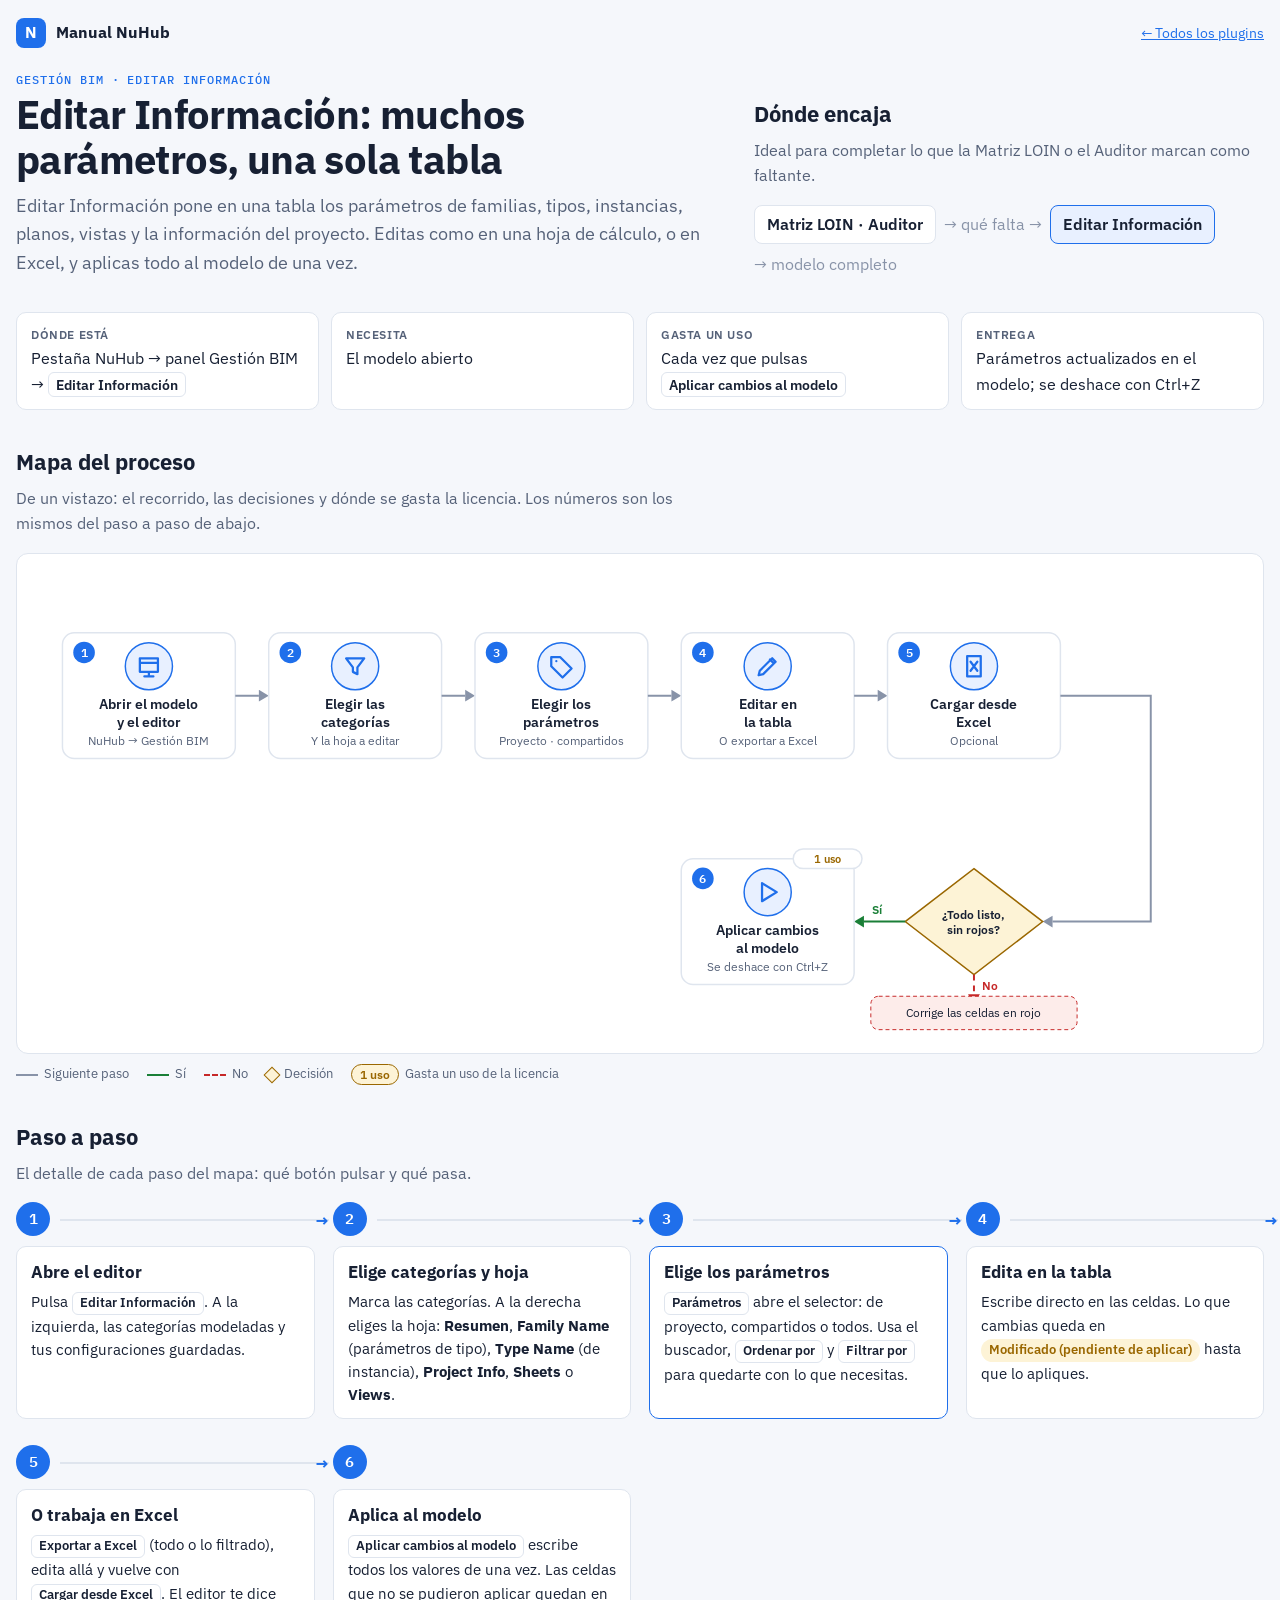
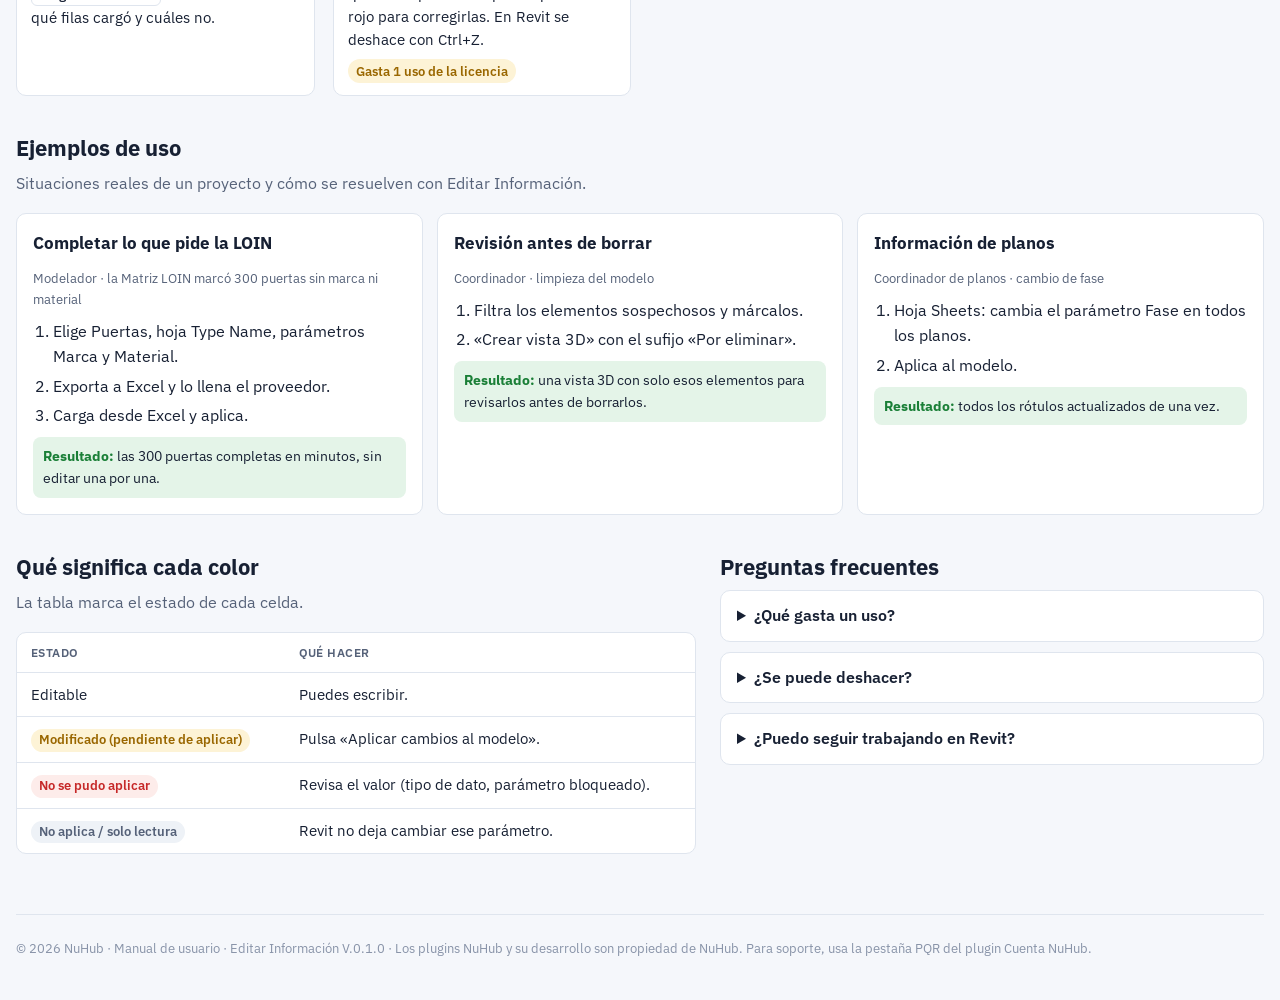
<file: editar-informacion/index.html>
<!doctype html>
<html lang="es">
<head>
<meta charset="utf-8">
<meta name="viewport" content="width=device-width, initial-scale=1, viewport-fit=cover">
<title>Editar Información · Manual NuHub</title>
<meta name="description" content="Cómo usar NuHub Editar Información en Revit: edita parámetros de muchos elementos en una tabla o desde Excel y aplícalos al modelo.">
<link rel="preconnect" href="https://fonts.googleapis.com">
<link rel="stylesheet" href="https://fonts.googleapis.com/css2?family=IBM+Plex+Mono:wght@400;500&family=IBM+Plex+Sans:wght@400;500;600;700&display=swap">
<link rel="stylesheet" href="../estilos.css?v=20261101">
</head>
<body>
<div class="barra">
  <a class="marca" href="../"><i>N</i>Manual NuHub</a>
  <a class="volver" href="../">← Todos los plugins</a>
</div>
<main>
  <div class="arriba">
  <header>
    <div class="panel">Gestión BIM · Editar Información</div>
    <h1>Editar Información: muchos parámetros, una sola tabla</h1>
    <p class="entrada">Editar Información pone en una tabla los parámetros de familias, tipos, instancias, planos, vistas y la información del proyecto. Editas como en una hoja de cálculo, o en Excel, y aplicas todo al modelo de una vez.</p>
  </header>
  <section class="encaja">
    <h2>Dónde encaja</h2>
    <p class="bajada">Ideal para completar lo que la Matriz LOIN o el Auditor marcan como faltante.</p>
    <div class="flujo"><span class="">Matriz LOIN · Auditor</span><em>→ qué falta →</em><span class="aqui">Editar Información</span><em>→ modelo completo</em></div>
  </section>
  </div>

  <section class="ficha" aria-label="Ficha rápida"><div><b>Dónde está</b>Pestaña NuHub → panel Gestión BIM → <span class="boton">Editar Información</span></div><div><b>Necesita</b>El modelo abierto</div><div><b>Gasta un uso</b>Cada vez que pulsas <span class="boton">Aplicar cambios al modelo</span></div><div><b>Entrega</b>Parámetros actualizados en el modelo; se deshace con Ctrl+Z</div></section>

  <section>
    <h2>Mapa del proceso</h2>
    <p class="bajada">De un vistazo: el recorrido, las decisiones y dónde se gasta la licencia. Los números son los mismos del paso a paso de abajo.</p>
    <div class="diagrama"><svg viewBox="-20 -30 1240 480" role="img" aria-label="Proceso de Editar Información: abrir, elegir categorías, elegir parámetros, editar en la tabla o en Excel, revisar los estados, aplicar al modelo."><g class="nodo" transform="translate(12.0,36.0)"><rect width="176" height="128" rx="12"/><circle class="aro" cx="88.0" cy="34" r="24"/><g transform="translate(74.2,20.2) scale(1.15)"><path class="ico" d="M4 5h16v12H4z M4 9h16 M8 21h8 M12 17v4"/></g><circle class="num" cx="22" cy="20" r="11"/><text class="num-t" x="22" y="24.5" text-anchor="middle">1</text><text class="tit" x="88.0" y="78" text-anchor="middle">Abrir el modelo</text><text class="tit" x="88.0" y="96" text-anchor="middle">y el editor</text><text class="sub" x="88.0" y="114" text-anchor="middle">NuHub → Gestión BIM</text></g><path class="linea-f" d="M188,100 H212"/><path class="punta" d="M0,-6 L10,0 L0,6 z" transform="translate(212,100) rotate(0)"/><g class="nodo" transform="translate(222.0,36.0)"><rect width="176" height="128" rx="12"/><circle class="aro" cx="88.0" cy="34" r="24"/><g transform="translate(74.2,20.2) scale(1.15)"><path class="ico" d="M4 5h16l-6 8v6l-4-2v-4z"/></g><circle class="num" cx="22" cy="20" r="11"/><text class="num-t" x="22" y="24.5" text-anchor="middle">2</text><text class="tit" x="88.0" y="78" text-anchor="middle">Elegir las</text><text class="tit" x="88.0" y="96" text-anchor="middle">categorías</text><text class="sub" x="88.0" y="114" text-anchor="middle">Y la hoja a editar</text></g><path class="linea-f" d="M398,100 H422"/><path class="punta" d="M0,-6 L10,0 L0,6 z" transform="translate(422,100) rotate(0)"/><g class="nodo" transform="translate(432.0,36.0)"><rect width="176" height="128" rx="12"/><circle class="aro" cx="88.0" cy="34" r="24"/><g transform="translate(74.2,20.2) scale(1.15)"><path class="ico" d="M3 12V4h8l10 10-8 8z M7.5 7.5h0.01"/></g><circle class="num" cx="22" cy="20" r="11"/><text class="num-t" x="22" y="24.5" text-anchor="middle">3</text><text class="tit" x="88.0" y="78" text-anchor="middle">Elegir los</text><text class="tit" x="88.0" y="96" text-anchor="middle">parámetros</text><text class="sub" x="88.0" y="114" text-anchor="middle">Proyecto · compartidos</text></g><path class="linea-f" d="M608,100 H632"/><path class="punta" d="M0,-6 L10,0 L0,6 z" transform="translate(632,100) rotate(0)"/><g class="nodo" transform="translate(642.0,36.0)"><rect width="176" height="128" rx="12"/><circle class="aro" cx="88.0" cy="34" r="24"/><g transform="translate(74.2,20.2) scale(1.15)"><path class="ico" d="M4 20l4-1 11-11-3-3L5 16z M14 6l3 3"/></g><circle class="num" cx="22" cy="20" r="11"/><text class="num-t" x="22" y="24.5" text-anchor="middle">4</text><text class="tit" x="88.0" y="78" text-anchor="middle">Editar en</text><text class="tit" x="88.0" y="96" text-anchor="middle">la tabla</text><text class="sub" x="88.0" y="114" text-anchor="middle">O exportar a Excel</text></g><path class="linea-f" d="M818,100 H842"/><path class="punta" d="M0,-6 L10,0 L0,6 z" transform="translate(842,100) rotate(0)"/><g class="nodo" transform="translate(852.0,36.0)"><rect width="176" height="128" rx="12"/><circle class="aro" cx="88.0" cy="34" r="24"/><g transform="translate(74.2,20.2) scale(1.15)"><path class="ico" d="M6 3h12v18H6z M9 8l6 8 M15 8l-6 8"/></g><circle class="num" cx="22" cy="20" r="11"/><text class="num-t" x="22" y="24.5" text-anchor="middle">5</text><text class="tit" x="88.0" y="78" text-anchor="middle">Cargar desde</text><text class="tit" x="88.0" y="96" text-anchor="middle">Excel</text><text class="sub" x="88.0" y="114" text-anchor="middle">Opcional</text></g><path class="linea-f" d="M1028,100 H1120 V330 H1020"/><path class="punta" d="M0,-6 L10,0 L0,6 z" transform="translate(1020,330) rotate(180)"/><polygon class="rombo" points="940,276 1010,330 940,384 870,330"/><text class="rombo-t" x="940" y="327" text-anchor="middle">¿Todo listo,</text><text class="rombo-t" x="940" y="343" text-anchor="middle">sin rojos?</text><path class="linea-no" d="M940,384 V404"/><path class="punta-no" d="M0,-6 L10,0 L0,6 z" transform="translate(940,404) rotate(90)"/><text class="etq no" x="948" y="400">No</text><g class="nota"><rect x="835" y="406" width="210" height="34" rx="8"/><text x="940" y="427" text-anchor="middle">Corrige las celdas en rojo</text></g><path class="linea-si" d="M870,330 H828"/><path class="punta-si" d="M0,-6 L10,0 L0,6 z" transform="translate(828,330) rotate(180)"/><text class="etq si" x="836" y="322">Sí</text><g class="nodo" transform="translate(642.0,266.0)"><rect width="176" height="128" rx="12"/><circle class="aro" cx="88.0" cy="34" r="24"/><g transform="translate(74.2,20.2) scale(1.15)"><path class="ico" d="M7 4l13 8-13 8z"/></g><circle class="num" cx="22" cy="20" r="11"/><text class="num-t" x="22" y="24.5" text-anchor="middle">6</text><text class="tit" x="88.0" y="78" text-anchor="middle">Aplicar cambios</text><text class="tit" x="88.0" y="96" text-anchor="middle">al modelo</text><text class="sub" x="88.0" y="114" text-anchor="middle">Se deshace con Ctrl+Z</text><rect class="uso-r" x="114" y="-10" width="70" height="20" rx="10"/><text class="uso-t" x="149.0" y="4" text-anchor="middle">1 uso</text></g></svg></div>
    <div class="leyenda-f">
      <span><i></i> Siguiente paso</span><span><i class="si"></i> Sí</span><span><i class="no"></i> No</span>
      <span><b class="r"></b> Decisión</span><span><span class="paso-uso">1 uso</span> Gasta un uso de la licencia</span>
    </div>
  </section>

  <section>
    <h2>Paso a paso</h2>
    <p class="bajada">El detalle de cada paso del mapa: qué botón pulsar y qué pasa.</p>
    <div class="proceso"><div class="paso"><div><h3>Abre el editor</h3><p>Pulsa <span class="boton">Editar Información</span>. A la izquierda, las categorías modeladas y tus configuraciones guardadas.</p></div></div><div class="paso"><div><h3>Elige categorías y hoja</h3><p>Marca las categorías. A la derecha eliges la hoja: <b>Resumen</b>, <b>Family Name</b> (parámetros de tipo), <b>Type Name</b> (de instancia), <b>Project Info</b>, <b>Sheets</b> o <b>Views</b>.</p></div></div><div class="paso decision"><div><h3>Elige los parámetros</h3><p><span class="boton">Parámetros</span> abre el selector: de proyecto, compartidos o todos. Usa el buscador, <span class="boton">Ordenar por</span> y <span class="boton">Filtrar por</span> para quedarte con lo que necesitas.</p></div></div><div class="paso"><div><h3>Edita en la tabla</h3><p>Escribe directo en las celdas. Lo que cambias queda en <span class="estado noexiste">Modificado (pendiente de aplicar)</span> hasta que lo apliques.</p></div></div><div class="paso"><div><h3>O trabaja en Excel</h3><p><span class="boton">Exportar a Excel</span> (todo o lo filtrado), edita allá y vuelve con <span class="boton">Cargar desde Excel</span>. El editor te dice qué filas cargó y cuáles no.</p></div></div><div class="paso"><div><h3>Aplica al modelo</h3><p><span class="boton">Aplicar cambios al modelo</span> escribe todos los valores de una vez. Las celdas que no se pudieron aplicar quedan en rojo para corregirlas. En Revit se deshace con Ctrl+Z.</p><span class="uso">Gasta 1 uso de la licencia</span></div></div></div>
  </section>

  <section>
    <h2>Ejemplos de uso</h2>
    <p class="bajada">Situaciones reales de un proyecto y cómo se resuelven con Editar Información.</p>
    <div class="ejemplos"><article class="ejemplo"><h3>Completar lo que pide la LOIN</h3><p class="quien">Modelador · la Matriz LOIN marcó 300 puertas sin marca ni material</p><ol><li>Elige Puertas, hoja Type Name, parámetros Marca y Material.</li><li>Exporta a Excel y lo llena el proveedor.</li><li>Carga desde Excel y aplica.</li></ol><p class="resultado"><b>Resultado:</b> las 300 puertas completas en minutos, sin editar una por una.</p></article><article class="ejemplo"><h3>Revisión antes de borrar</h3><p class="quien">Coordinador · limpieza del modelo</p><ol><li>Filtra los elementos sospechosos y márcalos.</li><li>«Crear vista 3D» con el sufijo «Por eliminar».</li></ol><p class="resultado"><b>Resultado:</b> una vista 3D con solo esos elementos para revisarlos antes de borrarlos.</p></article><article class="ejemplo"><h3>Información de planos</h3><p class="quien">Coordinador de planos · cambio de fase</p><ol><li>Hoja Sheets: cambia el parámetro Fase en todos los planos.</li><li>Aplica al modelo.</li></ol><p class="resultado"><b>Resultado:</b> todos los rótulos actualizados de una vez.</p></article></div>
  </section>

  <div class="dos">
  <section><h2>Qué significa cada color</h2><p class="bajada">La tabla marca el estado de cada celda.</p><div class="tabla"><table><thead><tr><th>Estado</th><th>Qué hacer</th></tr></thead><tbody><tr><td>Editable</td><td>Puedes escribir.</td></tr><tr><td><span class="estado noexiste">Modificado (pendiente de aplicar)</span></td><td>Pulsa «Aplicar cambios al modelo».</td></tr><tr><td><span class="estado pendiente">No se pudo aplicar</span></td><td>Revisa el valor (tipo de dato, parámetro bloqueado).</td></tr><tr><td><span class="estado noaplica">No aplica / solo lectura</span></td><td>Revit no deja cambiar ese parámetro.</td></tr></tbody></table></div></section>
  <section><h2>Preguntas frecuentes</h2><div class="preguntas"><details><summary>¿Qué gasta un uso?</summary><p>Cada vez que pulsas «Aplicar cambios al modelo» y se escribe al menos un valor. Editar, exportar y cargar Excel no gasta usos.</p></details><details><summary>¿Se puede deshacer?</summary><p>Sí: todo lo aplicado es una sola operación de Revit; Ctrl+Z la deshace.</p></details><details><summary>¿Puedo seguir trabajando en Revit?</summary><p>Sí, con la ventana abierta. Si cambias el modelo, pulsa «Volver a leer».</p></details></div></section>
  </div>
</main>
<footer>© 2026 NuHub · Manual de usuario · Editar Información V.0.1.0 · Los plugins NuHub y su desarrollo son propiedad de NuHub. Para soporte, usa la pestaña PQR del plugin Cuenta NuHub.</footer>
</body>
</html>
</file>
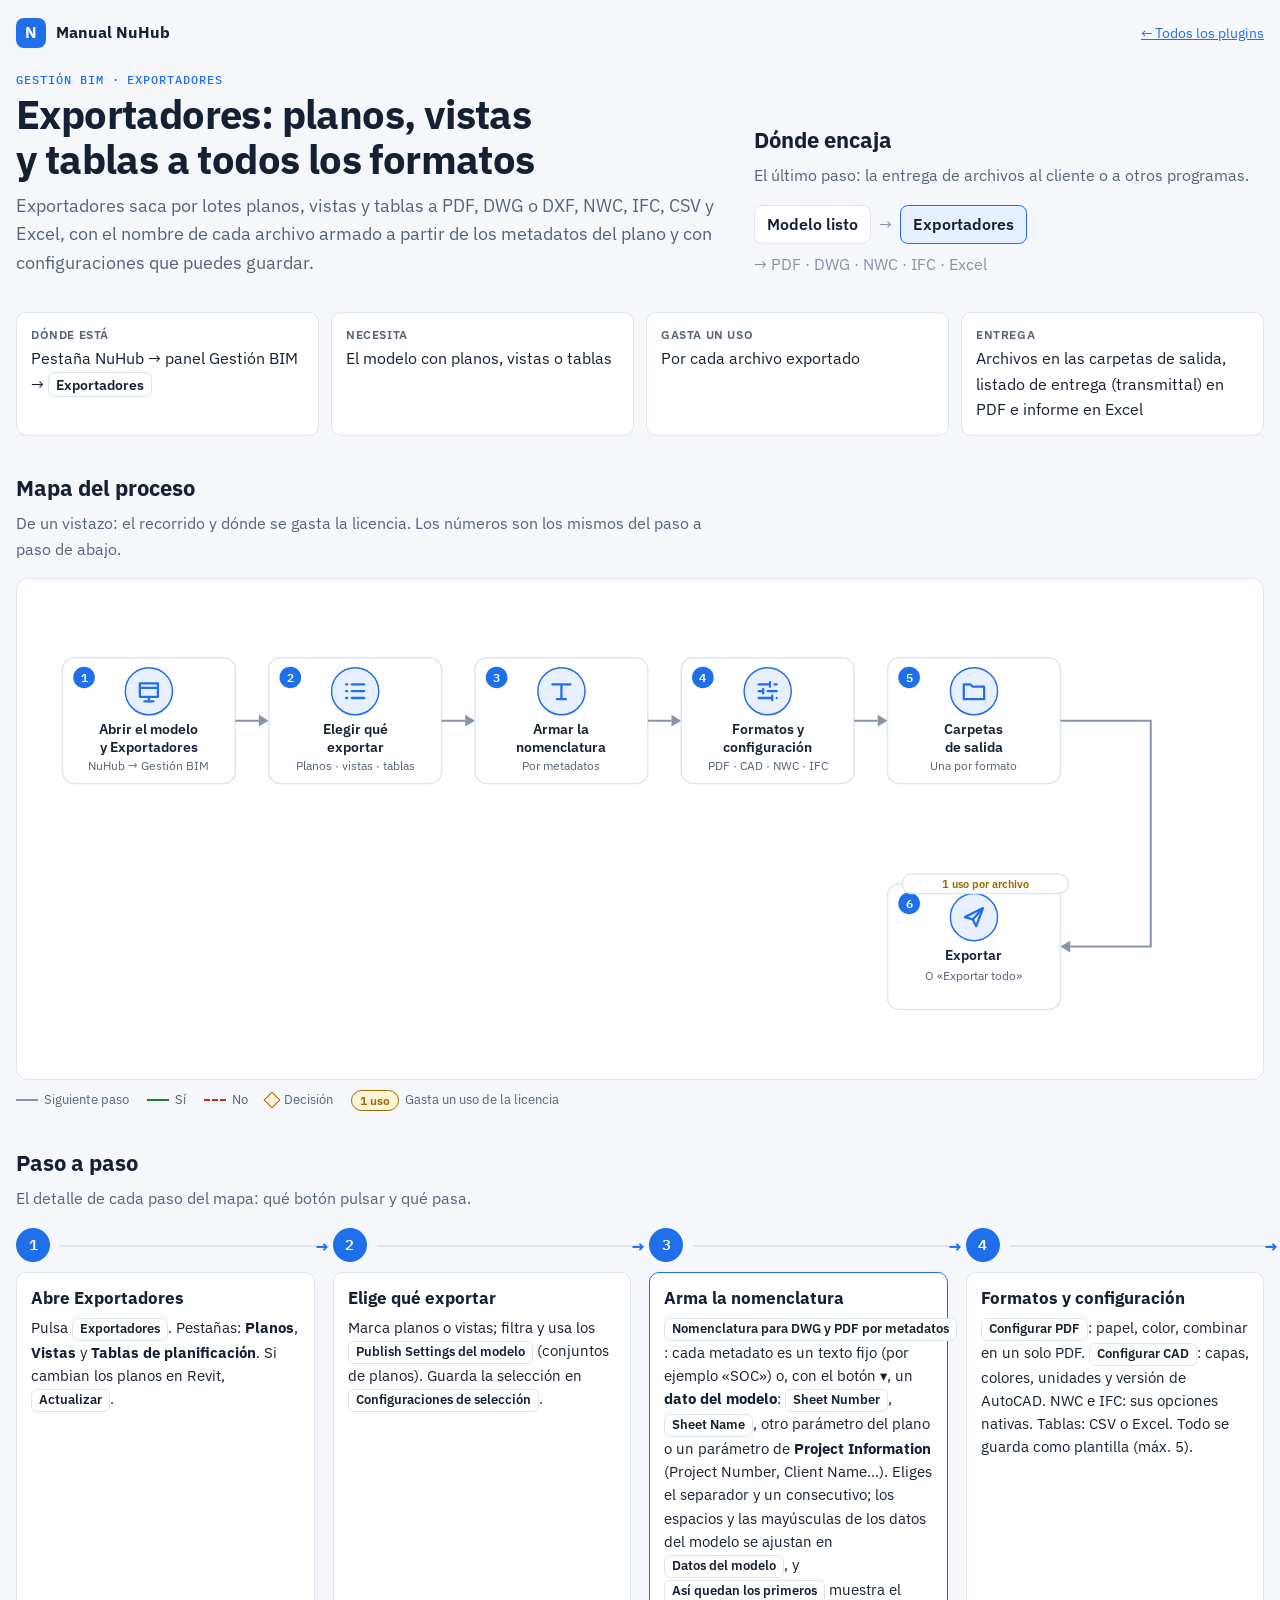
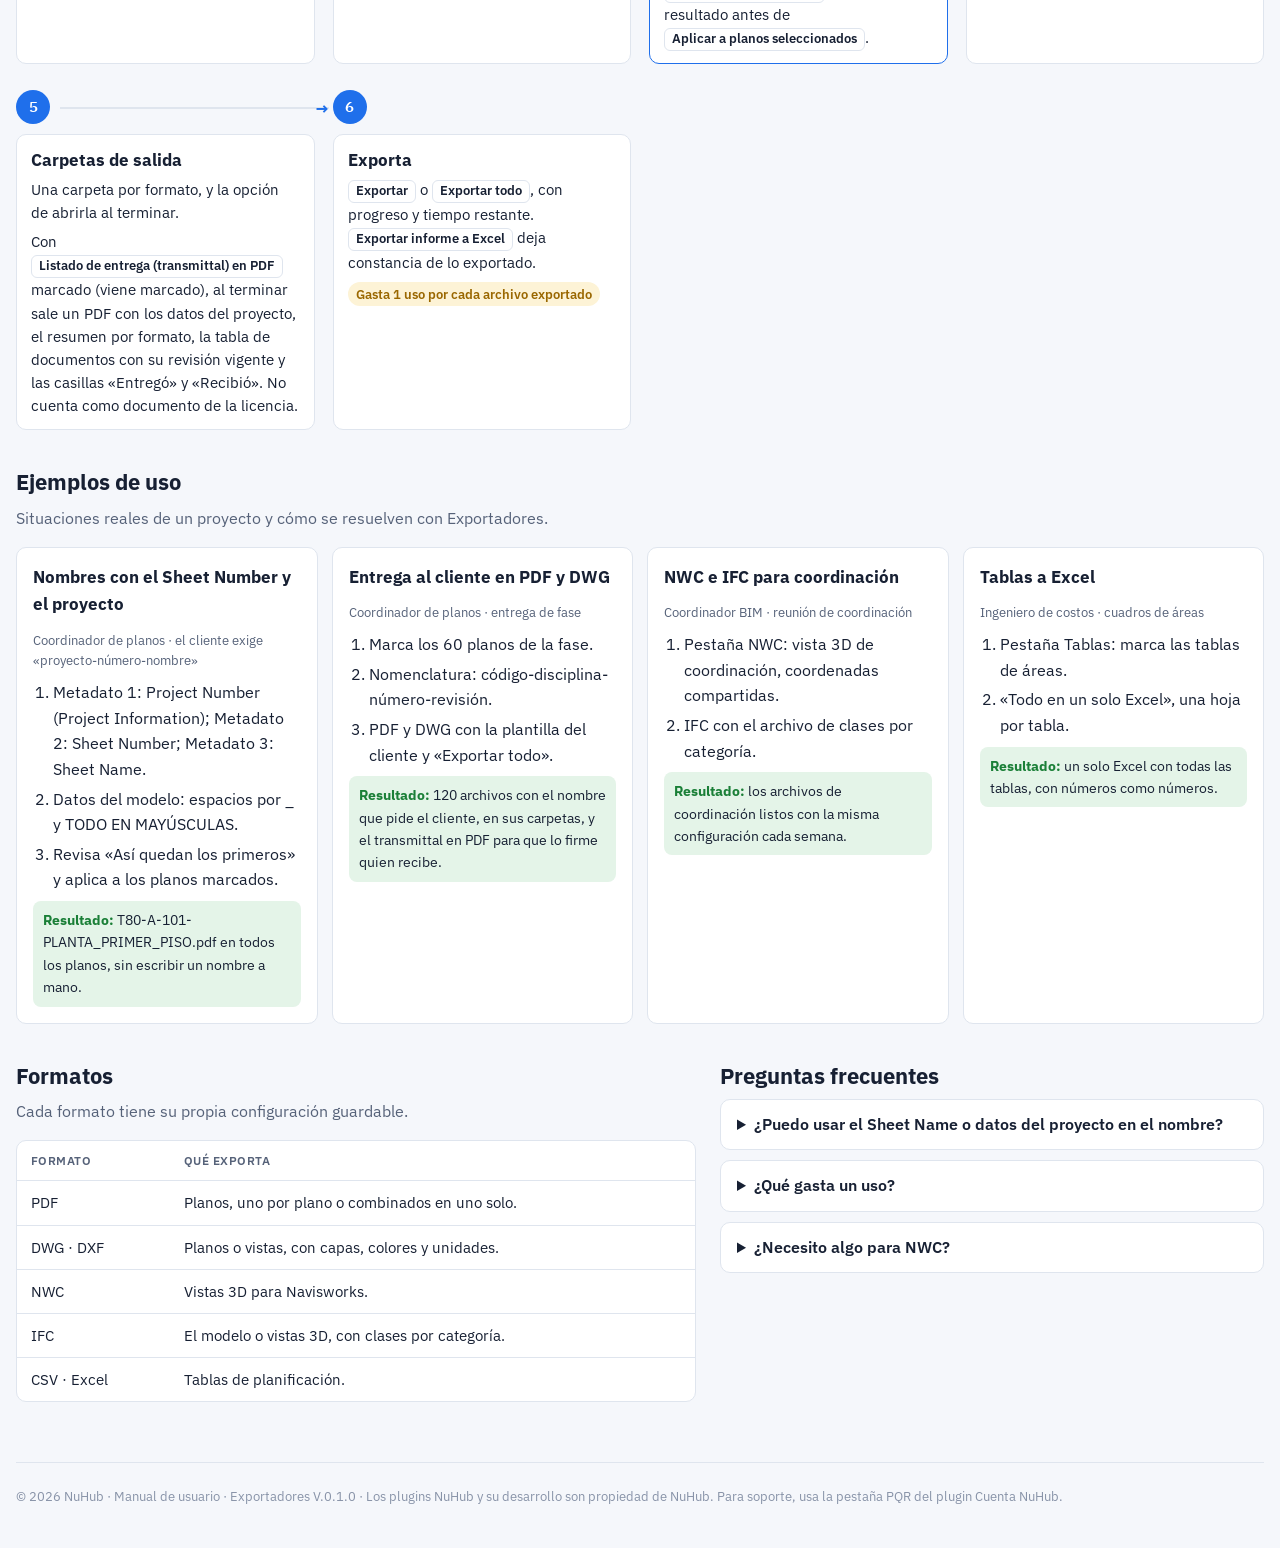
<file: exportadores/index.html>
<!doctype html>
<html lang="es">
<head>
<meta charset="utf-8">
<meta name="viewport" content="width=device-width, initial-scale=1, viewport-fit=cover">
<title>Exportadores · Manual NuHub</title>
<meta name="description" content="Cómo usar NuHub Exportadores en Revit: exporta por lotes a PDF, DWG, DXF, NWC, IFC, CSV y Excel con nombres según tu nomenclatura.">
<link rel="preconnect" href="https://fonts.googleapis.com">
<link rel="stylesheet" href="https://fonts.googleapis.com/css2?family=IBM+Plex+Mono:wght@400;500&family=IBM+Plex+Sans:wght@400;500;600;700&display=swap">
<link rel="stylesheet" href="../estilos.css?v=20261101">
</head>
<body>
<div class="barra">
  <a class="marca" href="../"><i>N</i>Manual NuHub</a>
  <a class="volver" href="../">← Todos los plugins</a>
</div>
<main>
  <div class="arriba">
  <header>
    <div class="panel">Gestión BIM · Exportadores</div>
    <h1>Exportadores: planos, vistas y tablas a todos los formatos</h1>
    <p class="entrada">Exportadores saca por lotes planos, vistas y tablas a PDF, DWG o DXF, NWC, IFC, CSV y Excel, con el nombre de cada archivo armado a partir de los metadatos del plano y con configuraciones que puedes guardar.</p>
  </header>
  <section class="encaja">
    <h2>Dónde encaja</h2>
    <p class="bajada">El último paso: la entrega de archivos al cliente o a otros programas.</p>
    <div class="flujo"><span class="">Modelo listo</span><em>→</em><span class="aqui">Exportadores</span><em>→ PDF · DWG · NWC · IFC · Excel</em></div>
  </section>
  </div>

  <section class="ficha" aria-label="Ficha rápida"><div><b>Dónde está</b>Pestaña NuHub → panel Gestión BIM → <span class="boton">Exportadores</span></div><div><b>Necesita</b>El modelo con planos, vistas o tablas</div><div><b>Gasta un uso</b>Por cada archivo exportado</div><div><b>Entrega</b>Archivos en las carpetas de salida, listado de entrega (transmittal) en PDF e informe en Excel</div></section>

  <section>
    <h2>Mapa del proceso</h2>
    <p class="bajada">De un vistazo: el recorrido y dónde se gasta la licencia. Los números son los mismos del paso a paso de abajo.</p>
    <div class="diagrama"><svg viewBox="-20 -30 1240 480" role="img" aria-label="Proceso de Exportadores: abrir, elegir planos, vistas o tablas, armar la nomenclatura, elegir formatos, configurar, elegir carpetas y exportar."><g class="nodo" transform="translate(12.0,36.0)"><rect width="176" height="128" rx="12"/><circle class="aro" cx="88.0" cy="34" r="24"/><g transform="translate(74.2,20.2) scale(1.15)"><path class="ico" d="M4 5h16v12H4z M4 9h16 M8 21h8 M12 17v4"/></g><circle class="num" cx="22" cy="20" r="11"/><text class="num-t" x="22" y="24.5" text-anchor="middle">1</text><text class="tit" x="88.0" y="78" text-anchor="middle">Abrir el modelo</text><text class="tit" x="88.0" y="96" text-anchor="middle">y Exportadores</text><text class="sub" x="88.0" y="114" text-anchor="middle">NuHub → Gestión BIM</text></g><path class="linea-f" d="M188,100 H212"/><path class="punta" d="M0,-6 L10,0 L0,6 z" transform="translate(212,100) rotate(0)"/><g class="nodo" transform="translate(222.0,36.0)"><rect width="176" height="128" rx="12"/><circle class="aro" cx="88.0" cy="34" r="24"/><g transform="translate(74.2,20.2) scale(1.15)"><path class="ico" d="M9 6h11 M9 12h11 M9 18h11 M4 6h1 M4 12h1 M4 18h1"/></g><circle class="num" cx="22" cy="20" r="11"/><text class="num-t" x="22" y="24.5" text-anchor="middle">2</text><text class="tit" x="88.0" y="78" text-anchor="middle">Elegir qué</text><text class="tit" x="88.0" y="96" text-anchor="middle">exportar</text><text class="sub" x="88.0" y="114" text-anchor="middle">Planos · vistas · tablas</text></g><path class="linea-f" d="M398,100 H422"/><path class="punta" d="M0,-6 L10,0 L0,6 z" transform="translate(422,100) rotate(0)"/><g class="nodo" transform="translate(432.0,36.0)"><rect width="176" height="128" rx="12"/><circle class="aro" cx="88.0" cy="34" r="24"/><g transform="translate(74.2,20.2) scale(1.15)"><path class="ico" d="M4 6h16 M12 6v13 M8 19h8"/></g><circle class="num" cx="22" cy="20" r="11"/><text class="num-t" x="22" y="24.5" text-anchor="middle">3</text><text class="tit" x="88.0" y="78" text-anchor="middle">Armar la</text><text class="tit" x="88.0" y="96" text-anchor="middle">nomenclatura</text><text class="sub" x="88.0" y="114" text-anchor="middle">Por metadatos</text></g><path class="linea-f" d="M608,100 H632"/><path class="punta" d="M0,-6 L10,0 L0,6 z" transform="translate(632,100) rotate(0)"/><g class="nodo" transform="translate(642.0,36.0)"><rect width="176" height="128" rx="12"/><circle class="aro" cx="88.0" cy="34" r="24"/><g transform="translate(74.2,20.2) scale(1.15)"><path class="ico" d="M4 6h10 M18 6h2 M4 12h4 M12 12h8 M4 18h12 M20 18h0 M14 4v4 M8 10v4 M16 16v4"/></g><circle class="num" cx="22" cy="20" r="11"/><text class="num-t" x="22" y="24.5" text-anchor="middle">4</text><text class="tit" x="88.0" y="78" text-anchor="middle">Formatos y</text><text class="tit" x="88.0" y="96" text-anchor="middle">configuración</text><text class="sub" x="88.0" y="114" text-anchor="middle">PDF · CAD · NWC · IFC</text></g><path class="linea-f" d="M818,100 H842"/><path class="punta" d="M0,-6 L10,0 L0,6 z" transform="translate(842,100) rotate(0)"/><g class="nodo" transform="translate(852.0,36.0)"><rect width="176" height="128" rx="12"/><circle class="aro" cx="88.0" cy="34" r="24"/><g transform="translate(74.2,20.2) scale(1.15)"><path class="ico" d="M3 6h6l2 2h10v11H3z"/></g><circle class="num" cx="22" cy="20" r="11"/><text class="num-t" x="22" y="24.5" text-anchor="middle">5</text><text class="tit" x="88.0" y="78" text-anchor="middle">Carpetas</text><text class="tit" x="88.0" y="96" text-anchor="middle">de salida</text><text class="sub" x="88.0" y="114" text-anchor="middle">Una por formato</text></g><path class="linea-f" d="M1028,100 H1120 V330 H1038"/><path class="punta" d="M0,-6 L10,0 L0,6 z" transform="translate(1038,330) rotate(180)"/><g class="nodo" transform="translate(852.0,266.0)"><rect width="176" height="128" rx="12"/><circle class="aro" cx="88.0" cy="34" r="24"/><g transform="translate(74.2,20.2) scale(1.15)"><path class="ico" d="M4 12l16-8-6 16-3-6z M11 14l9-10"/></g><circle class="num" cx="22" cy="20" r="11"/><text class="num-t" x="22" y="24.5" text-anchor="middle">6</text><text class="tit" x="88.0" y="78" text-anchor="middle">Exportar</text><text class="sub" x="88.0" y="98" text-anchor="middle">O «Exportar todo»</text><rect class="uso-r" x="15" y="-10" width="169" height="20" rx="10"/><text class="uso-t" x="99.5" y="4" text-anchor="middle">1 uso por archivo</text></g></svg></div>
    <div class="leyenda-f">
      <span><i></i> Siguiente paso</span><span><i class="si"></i> Sí</span><span><i class="no"></i> No</span>
      <span><b class="r"></b> Decisión</span><span><span class="paso-uso">1 uso</span> Gasta un uso de la licencia</span>
    </div>
  </section>

  <section>
    <h2>Paso a paso</h2>
    <p class="bajada">El detalle de cada paso del mapa: qué botón pulsar y qué pasa.</p>
    <div class="proceso"><div class="paso"><div><h3>Abre Exportadores</h3><p>Pulsa <span class="boton">Exportadores</span>. Pestañas: <b>Planos</b>, <b>Vistas</b> y <b>Tablas de planificación</b>. Si cambian los planos en Revit, <span class="boton">Actualizar</span>.</p></div></div><div class="paso"><div><h3>Elige qué exportar</h3><p>Marca planos o vistas; filtra y usa los <span class="boton">Publish Settings del modelo</span> (conjuntos de planos). Guarda la selección en <span class="boton">Configuraciones de selección</span>.</p></div></div><div class="paso decision"><div><h3>Arma la nomenclatura</h3><p><span class="boton">Nomenclatura para DWG y PDF por metadatos</span>: cada metadato es un texto fijo (por ejemplo «SOC») o, con el botón ▾, un <b>dato del modelo</b>: <span class="boton">Sheet Number</span>, <span class="boton">Sheet Name</span>, otro parámetro del plano o un parámetro de <b>Project Information</b> (Project Number, Client Name…). Eliges el separador y un consecutivo; los espacios y las mayúsculas de los datos del modelo se ajustan en <span class="boton">Datos del modelo</span>, y <span class="boton">Así quedan los primeros</span> muestra el resultado antes de <span class="boton">Aplicar a planos seleccionados</span>.</p></div></div><div class="paso"><div><h3>Formatos y configuración</h3><p><span class="boton">Configurar PDF</span>: papel, color, combinar en un solo PDF. <span class="boton">Configurar CAD</span>: capas, colores, unidades y versión de AutoCAD. NWC e IFC: sus opciones nativas. Tablas: CSV o Excel. Todo se guarda como plantilla (máx. 5).</p></div></div><div class="paso"><div><h3>Carpetas de salida</h3><p>Una carpeta por formato, y la opción de abrirla al terminar.</p><p>Con <span class="boton">Listado de entrega (transmittal) en PDF</span> marcado (viene marcado), al terminar sale un PDF con los datos del proyecto, el resumen por formato, la tabla de documentos con su revisión vigente y las casillas «Entregó» y «Recibió». No cuenta como documento de la licencia.</p></div></div><div class="paso"><div><h3>Exporta</h3><p><span class="boton">Exportar</span> o <span class="boton">Exportar todo</span>, con progreso y tiempo restante. <span class="boton">Exportar informe a Excel</span> deja constancia de lo exportado.</p><span class="uso">Gasta 1 uso por cada archivo exportado</span></div></div></div>
  </section>

  <section>
    <h2>Ejemplos de uso</h2>
    <p class="bajada">Situaciones reales de un proyecto y cómo se resuelven con Exportadores.</p>
    <div class="ejemplos"><article class="ejemplo"><h3>Nombres con el Sheet Number y el proyecto</h3><p class="quien">Coordinador de planos · el cliente exige «proyecto-número-nombre»</p><ol><li>Metadato 1: Project Number (Project Information); Metadato 2: Sheet Number; Metadato 3: Sheet Name.</li><li>Datos del modelo: espacios por _ y TODO EN MAYÚSCULAS.</li><li>Revisa «Así quedan los primeros» y aplica a los planos marcados.</li></ol><p class="resultado"><b>Resultado:</b> T80-A-101-PLANTA_PRIMER_PISO.pdf en todos los planos, sin escribir un nombre a mano.</p></article><article class="ejemplo"><h3>Entrega al cliente en PDF y DWG</h3><p class="quien">Coordinador de planos · entrega de fase</p><ol><li>Marca los 60 planos de la fase.</li><li>Nomenclatura: código-disciplina-número-revisión.</li><li>PDF y DWG con la plantilla del cliente y «Exportar todo».</li></ol><p class="resultado"><b>Resultado:</b> 120 archivos con el nombre que pide el cliente, en sus carpetas, y el transmittal en PDF para que lo firme quien recibe.</p></article><article class="ejemplo"><h3>NWC e IFC para coordinación</h3><p class="quien">Coordinador BIM · reunión de coordinación</p><ol><li>Pestaña NWC: vista 3D de coordinación, coordenadas compartidas.</li><li>IFC con el archivo de clases por categoría.</li></ol><p class="resultado"><b>Resultado:</b> los archivos de coordinación listos con la misma configuración cada semana.</p></article><article class="ejemplo"><h3>Tablas a Excel</h3><p class="quien">Ingeniero de costos · cuadros de áreas</p><ol><li>Pestaña Tablas: marca las tablas de áreas.</li><li>«Todo en un solo Excel», una hoja por tabla.</li></ol><p class="resultado"><b>Resultado:</b> un solo Excel con todas las tablas, con números como números.</p></article></div>
  </section>

  <div class="dos">
  <section><h2>Formatos</h2><p class="bajada">Cada formato tiene su propia configuración guardable.</p><div class="tabla"><table><thead><tr><th>Formato</th><th>Qué exporta</th></tr></thead><tbody><tr><td>PDF</td><td>Planos, uno por plano o combinados en uno solo.</td></tr><tr><td>DWG · DXF</td><td>Planos o vistas, con capas, colores y unidades.</td></tr><tr><td>NWC</td><td>Vistas 3D para Navisworks.</td></tr><tr><td>IFC</td><td>El modelo o vistas 3D, con clases por categoría.</td></tr><tr><td>CSV · Excel</td><td>Tablas de planificación.</td></tr></tbody></table></div></section>
  <section><h2>Preguntas frecuentes</h2><div class="preguntas"><details><summary>¿Puedo usar el Sheet Name o datos del proyecto en el nombre?</summary><p>Sí. En cada metadato, el botón ▾ deja elegir Sheet Number, Sheet Name, otro parámetro del plano o un parámetro de Project Information. Se ven como una pastilla azul (cambia en cada plano) o verde (igual en todos). La configuración guarda qué dato va en cada metadato, así sirve en otros proyectos.</p></details><details><summary>¿Qué gasta un uso?</summary><p>Cada archivo exportado: 10 planos en PDF y DWG son 20 usos. Configurar, la vista previa y el listado de entrega (transmittal) no gastan usos.</p></details><details><summary>¿Necesito algo para NWC?</summary><p>El exportador de Navisworks (NWC Export Utility) instalado para tu versión de Revit.</p></details></div></section>
  </div>
</main>
<footer>© 2026 NuHub · Manual de usuario · Exportadores V.0.1.0 · Los plugins NuHub y su desarrollo son propiedad de NuHub. Para soporte, usa la pestaña PQR del plugin Cuenta NuHub.</footer>
</body>
</html>
</file>
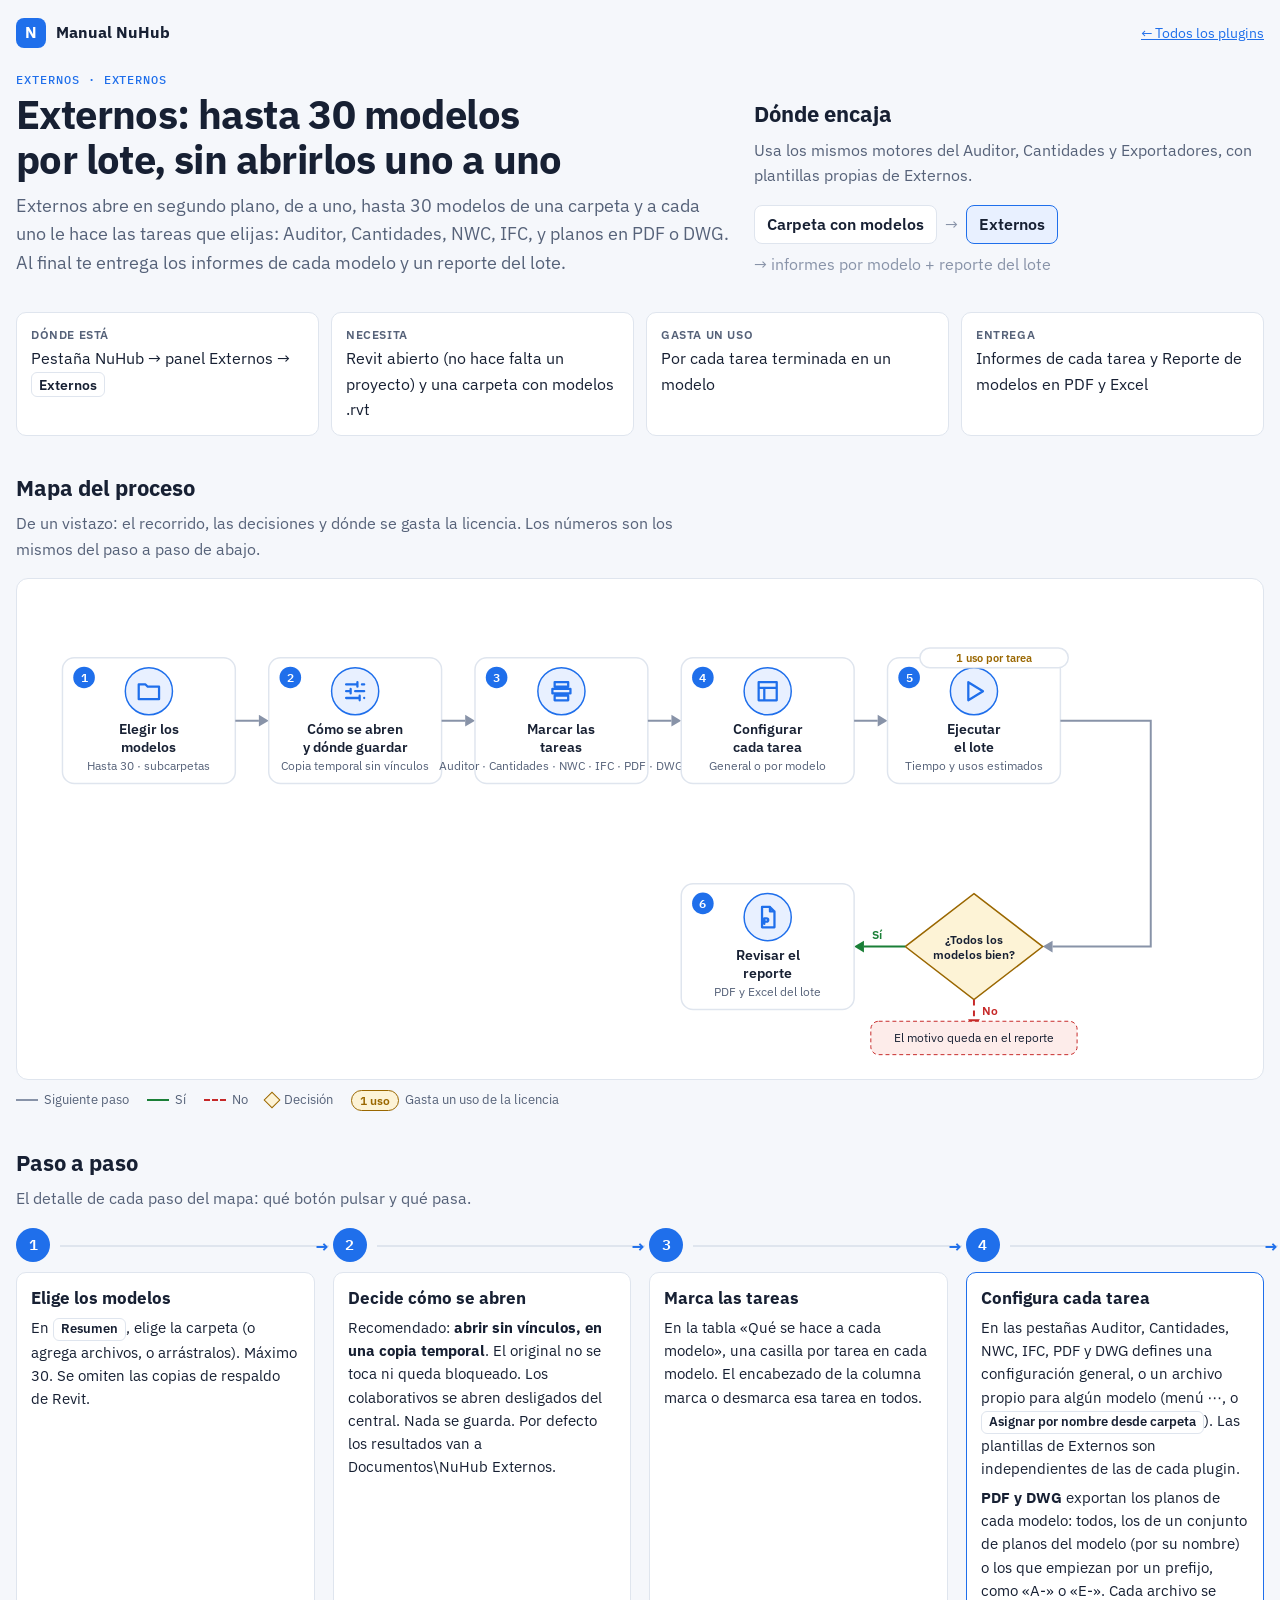
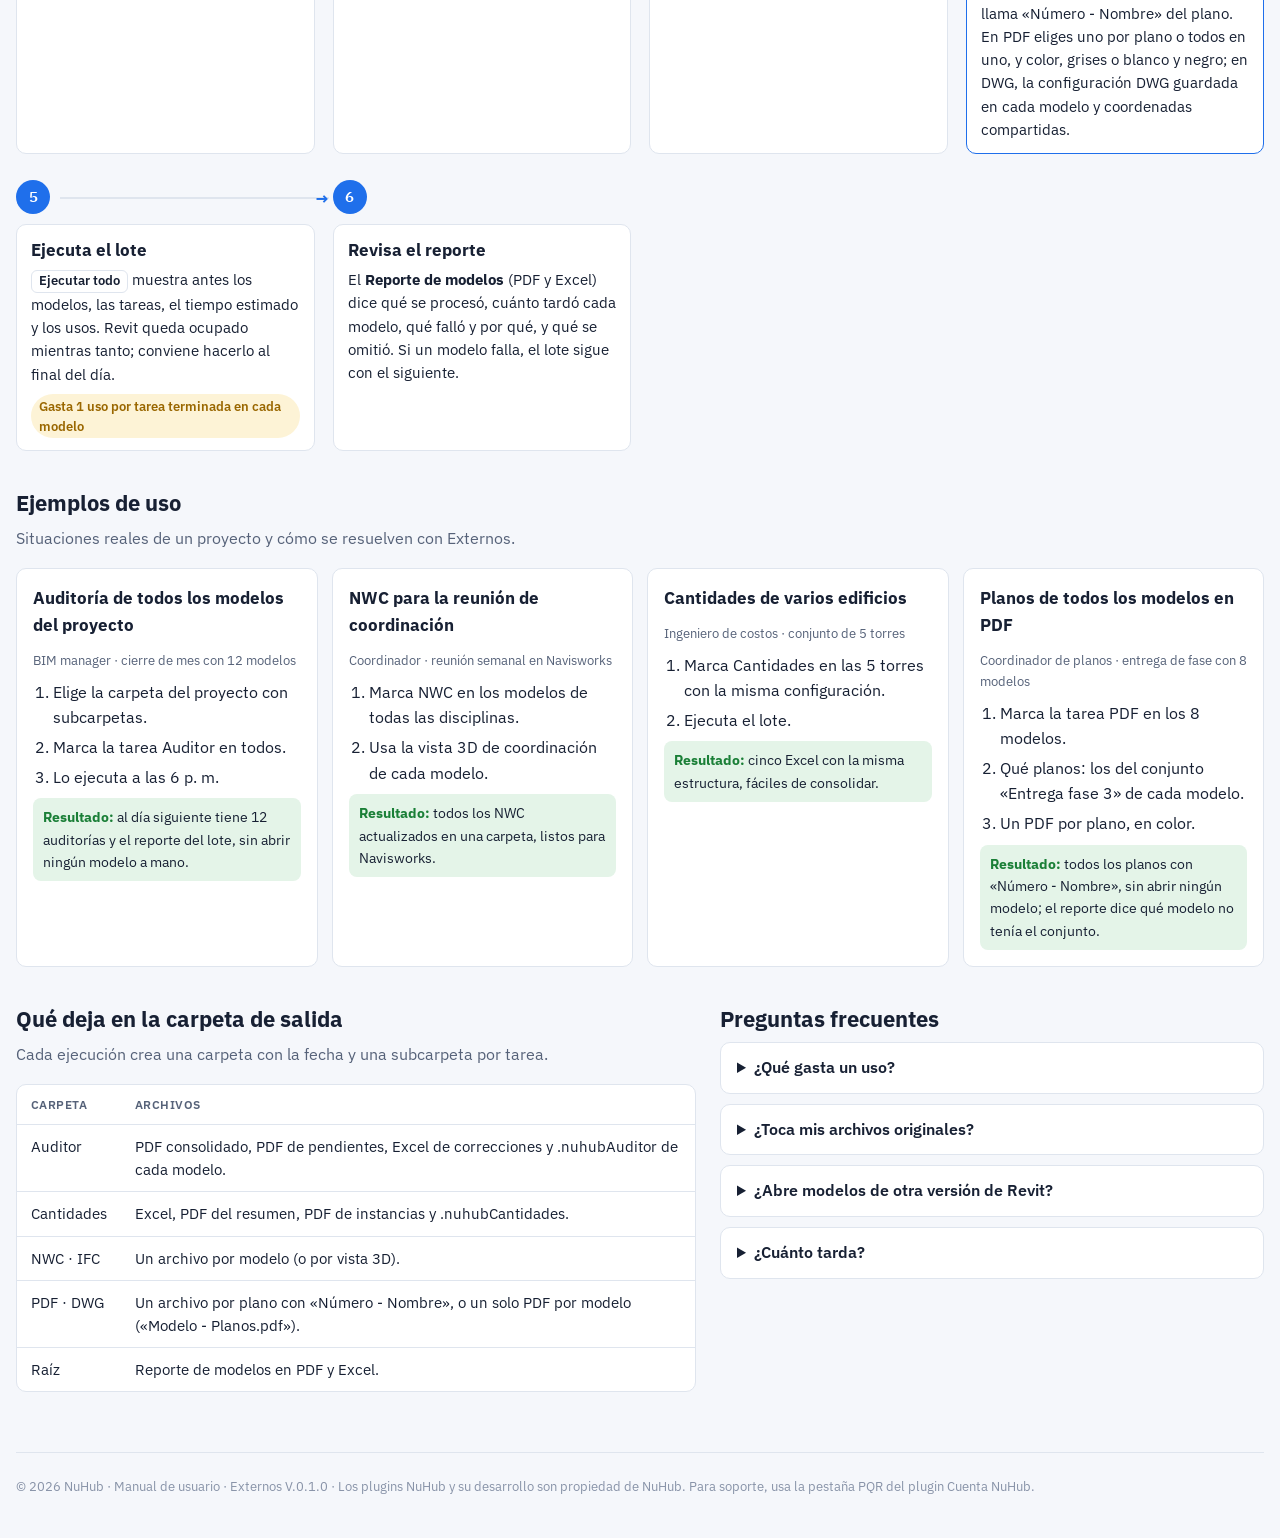
<file: externos/index.html>
<!doctype html>
<html lang="es">
<head>
<meta charset="utf-8">
<meta name="viewport" content="width=device-width, initial-scale=1, viewport-fit=cover">
<title>Externos · Manual NuHub</title>
<meta name="description" content="Cómo usar NuHub Externos: procesa por lote hasta 30 modelos de Revit con auditoría, cantidades, exportaciones NWC e IFC y planos en PDF y DWG.">
<link rel="preconnect" href="https://fonts.googleapis.com">
<link rel="stylesheet" href="https://fonts.googleapis.com/css2?family=IBM+Plex+Mono:wght@400;500&family=IBM+Plex+Sans:wght@400;500;600;700&display=swap">
<link rel="stylesheet" href="../estilos.css?v=20261101">
</head>
<body>
<div class="barra">
  <a class="marca" href="../"><i>N</i>Manual NuHub</a>
  <a class="volver" href="../">← Todos los plugins</a>
</div>
<main>
  <div class="arriba">
  <header>
    <div class="panel">Externos · Externos</div>
    <h1>Externos: hasta 30 modelos por lote, sin abrirlos uno a uno</h1>
    <p class="entrada">Externos abre en segundo plano, de a uno, hasta 30 modelos de una carpeta y a cada uno le hace las tareas que elijas: Auditor, Cantidades, NWC, IFC, y planos en PDF o DWG. Al final te entrega los informes de cada modelo y un reporte del lote.</p>
  </header>
  <section class="encaja">
    <h2>Dónde encaja</h2>
    <p class="bajada">Usa los mismos motores del Auditor, Cantidades y Exportadores, con plantillas propias de Externos.</p>
    <div class="flujo"><span class="">Carpeta con modelos</span><em>→</em><span class="aqui">Externos</span><em>→ informes por modelo + reporte del lote</em></div>
  </section>
  </div>

  <section class="ficha" aria-label="Ficha rápida"><div><b>Dónde está</b>Pestaña NuHub → panel Externos → <span class="boton">Externos</span></div><div><b>Necesita</b>Revit abierto (no hace falta un proyecto) y una carpeta con modelos .rvt</div><div><b>Gasta un uso</b>Por cada tarea terminada en un modelo</div><div><b>Entrega</b>Informes de cada tarea y Reporte de modelos en PDF y Excel</div></section>

  <section>
    <h2>Mapa del proceso</h2>
    <p class="bajada">De un vistazo: el recorrido, las decisiones y dónde se gasta la licencia. Los números son los mismos del paso a paso de abajo.</p>
    <div class="diagrama"><svg viewBox="-20 -30 1240 480" role="img" aria-label="Proceso de Externos: elegir modelos, decidir cómo se abren y dónde se guardan, marcar tareas, configurar cada tarea, ejecutar y revisar el reporte."><g class="nodo" transform="translate(12.0,36.0)"><rect width="176" height="128" rx="12"/><circle class="aro" cx="88.0" cy="34" r="24"/><g transform="translate(74.2,20.2) scale(1.15)"><path class="ico" d="M3 6h6l2 2h10v11H3z"/></g><circle class="num" cx="22" cy="20" r="11"/><text class="num-t" x="22" y="24.5" text-anchor="middle">1</text><text class="tit" x="88.0" y="78" text-anchor="middle">Elegir los</text><text class="tit" x="88.0" y="96" text-anchor="middle">modelos</text><text class="sub" x="88.0" y="114" text-anchor="middle">Hasta 30 · subcarpetas</text></g><path class="linea-f" d="M188,100 H212"/><path class="punta" d="M0,-6 L10,0 L0,6 z" transform="translate(212,100) rotate(0)"/><g class="nodo" transform="translate(222.0,36.0)"><rect width="176" height="128" rx="12"/><circle class="aro" cx="88.0" cy="34" r="24"/><g transform="translate(74.2,20.2) scale(1.15)"><path class="ico" d="M4 6h10 M18 6h2 M4 12h4 M12 12h8 M4 18h12 M20 18h0 M14 4v4 M8 10v4 M16 16v4"/></g><circle class="num" cx="22" cy="20" r="11"/><text class="num-t" x="22" y="24.5" text-anchor="middle">2</text><text class="tit" x="88.0" y="78" text-anchor="middle">Cómo se abren</text><text class="tit" x="88.0" y="96" text-anchor="middle">y dónde guardar</text><text class="sub" x="88.0" y="114" text-anchor="middle">Copia temporal sin vínculos</text></g><path class="linea-f" d="M398,100 H422"/><path class="punta" d="M0,-6 L10,0 L0,6 z" transform="translate(422,100) rotate(0)"/><g class="nodo" transform="translate(432.0,36.0)"><rect width="176" height="128" rx="12"/><circle class="aro" cx="88.0" cy="34" r="24"/><g transform="translate(74.2,20.2) scale(1.15)"><path class="ico" d="M6 4h12v4H6z M4 10h16v4H4z M6 16h12v4H6z"/></g><circle class="num" cx="22" cy="20" r="11"/><text class="num-t" x="22" y="24.5" text-anchor="middle">3</text><text class="tit" x="88.0" y="78" text-anchor="middle">Marcar las</text><text class="tit" x="88.0" y="96" text-anchor="middle">tareas</text><text class="sub" x="88.0" y="114" text-anchor="middle">Auditor · Cantidades · NWC · IFC · PDF · DWG</text></g><path class="linea-f" d="M608,100 H632"/><path class="punta" d="M0,-6 L10,0 L0,6 z" transform="translate(632,100) rotate(0)"/><g class="nodo" transform="translate(642.0,36.0)"><rect width="176" height="128" rx="12"/><circle class="aro" cx="88.0" cy="34" r="24"/><g transform="translate(74.2,20.2) scale(1.15)"><path class="ico" d="M4 4h16v16H4z M4 9h16 M9 9v11"/></g><circle class="num" cx="22" cy="20" r="11"/><text class="num-t" x="22" y="24.5" text-anchor="middle">4</text><text class="tit" x="88.0" y="78" text-anchor="middle">Configurar</text><text class="tit" x="88.0" y="96" text-anchor="middle">cada tarea</text><text class="sub" x="88.0" y="114" text-anchor="middle">General o por modelo</text></g><path class="linea-f" d="M818,100 H842"/><path class="punta" d="M0,-6 L10,0 L0,6 z" transform="translate(842,100) rotate(0)"/><g class="nodo" transform="translate(852.0,36.0)"><rect width="176" height="128" rx="12"/><circle class="aro" cx="88.0" cy="34" r="24"/><g transform="translate(74.2,20.2) scale(1.15)"><path class="ico" d="M7 4l13 8-13 8z"/></g><circle class="num" cx="22" cy="20" r="11"/><text class="num-t" x="22" y="24.5" text-anchor="middle">5</text><text class="tit" x="88.0" y="78" text-anchor="middle">Ejecutar</text><text class="tit" x="88.0" y="96" text-anchor="middle">el lote</text><text class="sub" x="88.0" y="114" text-anchor="middle">Tiempo y usos estimados</text><rect class="uso-r" x="33" y="-10" width="151" height="20" rx="10"/><text class="uso-t" x="108.5" y="4" text-anchor="middle">1 uso por tarea</text></g><path class="linea-f" d="M1028,100 H1120 V330 H1020"/><path class="punta" d="M0,-6 L10,0 L0,6 z" transform="translate(1020,330) rotate(180)"/><polygon class="rombo" points="940,276 1010,330 940,384 870,330"/><text class="rombo-t" x="940" y="327" text-anchor="middle">¿Todos los</text><text class="rombo-t" x="940" y="343" text-anchor="middle">modelos bien?</text><path class="linea-no" d="M940,384 V404"/><path class="punta-no" d="M0,-6 L10,0 L0,6 z" transform="translate(940,404) rotate(90)"/><text class="etq no" x="948" y="400">No</text><g class="nota"><rect x="835" y="406" width="210" height="34" rx="8"/><text x="940" y="427" text-anchor="middle">El motivo queda en el reporte</text></g><path class="linea-si" d="M870,330 H828"/><path class="punta-si" d="M0,-6 L10,0 L0,6 z" transform="translate(828,330) rotate(180)"/><text class="etq si" x="836" y="322">Sí</text><g class="nodo" transform="translate(642.0,266.0)"><rect width="176" height="128" rx="12"/><circle class="aro" cx="88.0" cy="34" r="24"/><g transform="translate(74.2,20.2) scale(1.15)"><path class="ico" d="M7 3h7l4 4v14H7z M14 3v4h4 M9 13h2a1.5 1.5 0 0 1 0 3H9v-3z M9 16v2"/></g><circle class="num" cx="22" cy="20" r="11"/><text class="num-t" x="22" y="24.5" text-anchor="middle">6</text><text class="tit" x="88.0" y="78" text-anchor="middle">Revisar el</text><text class="tit" x="88.0" y="96" text-anchor="middle">reporte</text><text class="sub" x="88.0" y="114" text-anchor="middle">PDF y Excel del lote</text></g></svg></div>
    <div class="leyenda-f">
      <span><i></i> Siguiente paso</span><span><i class="si"></i> Sí</span><span><i class="no"></i> No</span>
      <span><b class="r"></b> Decisión</span><span><span class="paso-uso">1 uso</span> Gasta un uso de la licencia</span>
    </div>
  </section>

  <section>
    <h2>Paso a paso</h2>
    <p class="bajada">El detalle de cada paso del mapa: qué botón pulsar y qué pasa.</p>
    <div class="proceso"><div class="paso"><div><h3>Elige los modelos</h3><p>En <span class="boton">Resumen</span>, elige la carpeta (o agrega archivos, o arrástralos). Máximo 30. Se omiten las copias de respaldo de Revit.</p></div></div><div class="paso"><div><h3>Decide cómo se abren</h3><p>Recomendado: <b>abrir sin vínculos, en una copia temporal</b>. El original no se toca ni queda bloqueado. Los colaborativos se abren desligados del central. Nada se guarda. Por defecto los resultados van a Documentos\NuHub Externos.</p></div></div><div class="paso"><div><h3>Marca las tareas</h3><p>En la tabla «Qué se hace a cada modelo», una casilla por tarea en cada modelo. El encabezado de la columna marca o desmarca esa tarea en todos.</p></div></div><div class="paso decision"><div><h3>Configura cada tarea</h3><p>En las pestañas Auditor, Cantidades, NWC, IFC, PDF y DWG defines una configuración general, o un archivo propio para algún modelo (menú ⋯, o <span class="boton">Asignar por nombre desde carpeta</span>). Las plantillas de Externos son independientes de las de cada plugin.</p><p><b>PDF y DWG</b> exportan los planos de cada modelo: todos, los de un conjunto de planos del modelo (por su nombre) o los que empiezan por un prefijo, como «A-» o «E-». Cada archivo se llama «Número - Nombre» del plano. En PDF eliges uno por plano o todos en uno, y color, grises o blanco y negro; en DWG, la configuración DWG guardada en cada modelo y coordenadas compartidas.</p></div></div><div class="paso"><div><h3>Ejecuta el lote</h3><p><span class="boton">Ejecutar todo</span> muestra antes los modelos, las tareas, el tiempo estimado y los usos. Revit queda ocupado mientras tanto; conviene hacerlo al final del día.</p><span class="uso">Gasta 1 uso por tarea terminada en cada modelo</span></div></div><div class="paso"><div><h3>Revisa el reporte</h3><p>El <b>Reporte de modelos</b> (PDF y Excel) dice qué se procesó, cuánto tardó cada modelo, qué falló y por qué, y qué se omitió. Si un modelo falla, el lote sigue con el siguiente.</p></div></div></div>
  </section>

  <section>
    <h2>Ejemplos de uso</h2>
    <p class="bajada">Situaciones reales de un proyecto y cómo se resuelven con Externos.</p>
    <div class="ejemplos"><article class="ejemplo"><h3>Auditoría de todos los modelos del proyecto</h3><p class="quien">BIM manager · cierre de mes con 12 modelos</p><ol><li>Elige la carpeta del proyecto con subcarpetas.</li><li>Marca la tarea Auditor en todos.</li><li>Lo ejecuta a las 6 p. m.</li></ol><p class="resultado"><b>Resultado:</b> al día siguiente tiene 12 auditorías y el reporte del lote, sin abrir ningún modelo a mano.</p></article><article class="ejemplo"><h3>NWC para la reunión de coordinación</h3><p class="quien">Coordinador · reunión semanal en Navisworks</p><ol><li>Marca NWC en los modelos de todas las disciplinas.</li><li>Usa la vista 3D de coordinación de cada modelo.</li></ol><p class="resultado"><b>Resultado:</b> todos los NWC actualizados en una carpeta, listos para Navisworks.</p></article><article class="ejemplo"><h3>Cantidades de varios edificios</h3><p class="quien">Ingeniero de costos · conjunto de 5 torres</p><ol><li>Marca Cantidades en las 5 torres con la misma configuración.</li><li>Ejecuta el lote.</li></ol><p class="resultado"><b>Resultado:</b> cinco Excel con la misma estructura, fáciles de consolidar.</p></article><article class="ejemplo"><h3>Planos de todos los modelos en PDF</h3><p class="quien">Coordinador de planos · entrega de fase con 8 modelos</p><ol><li>Marca la tarea PDF en los 8 modelos.</li><li>Qué planos: los del conjunto «Entrega fase 3» de cada modelo.</li><li>Un PDF por plano, en color.</li></ol><p class="resultado"><b>Resultado:</b> todos los planos con «Número - Nombre», sin abrir ningún modelo; el reporte dice qué modelo no tenía el conjunto.</p></article></div>
  </section>

  <div class="dos">
  <section><h2>Qué deja en la carpeta de salida</h2><p class="bajada">Cada ejecución crea una carpeta con la fecha y una subcarpeta por tarea.</p><div class="tabla"><table><thead><tr><th>Carpeta</th><th>Archivos</th></tr></thead><tbody><tr><td>Auditor</td><td>PDF consolidado, PDF de pendientes, Excel de correcciones y .nuhubAuditor de cada modelo.</td></tr><tr><td>Cantidades</td><td>Excel, PDF del resumen, PDF de instancias y .nuhubCantidades.</td></tr><tr><td>NWC · IFC</td><td>Un archivo por modelo (o por vista 3D).</td></tr><tr><td>PDF · DWG</td><td>Un archivo por plano con «Número - Nombre», o un solo PDF por modelo («Modelo - Planos.pdf»).</td></tr><tr><td>Raíz</td><td>Reporte de modelos en PDF y Excel.</td></tr></tbody></table></div></section>
  <section><h2>Preguntas frecuentes</h2><div class="preguntas"><details><summary>¿Qué gasta un uso?</summary><p>Cada tarea terminada en un modelo: por ejemplo, Auditor y Cantidades en 10 modelos son 20 usos. Antes de empezar te muestra el total.</p></details><details><summary>¿Toca mis archivos originales?</summary><p>Con la opción recomendada trabaja sobre una copia temporal, sin vínculos, y no guarda nada.</p></details><details><summary>¿Abre modelos de otra versión de Revit?</summary><p>No. Solo procesa modelos de la versión de Revit que tienes abierta; los demás quedan en el reporte como omitidos.</p></details><details><summary>¿Cuánto tarda?</summary><p>Depende del peso de cada modelo: pueden ser varios minutos por modelo. La ventana muestra un tiempo estimado.</p></details></div></section>
  </div>
</main>
<footer>© 2026 NuHub · Manual de usuario · Externos V.0.1.0 · Los plugins NuHub y su desarrollo son propiedad de NuHub. Para soporte, usa la pestaña PQR del plugin Cuenta NuHub.</footer>
</body>
</html>
</file>
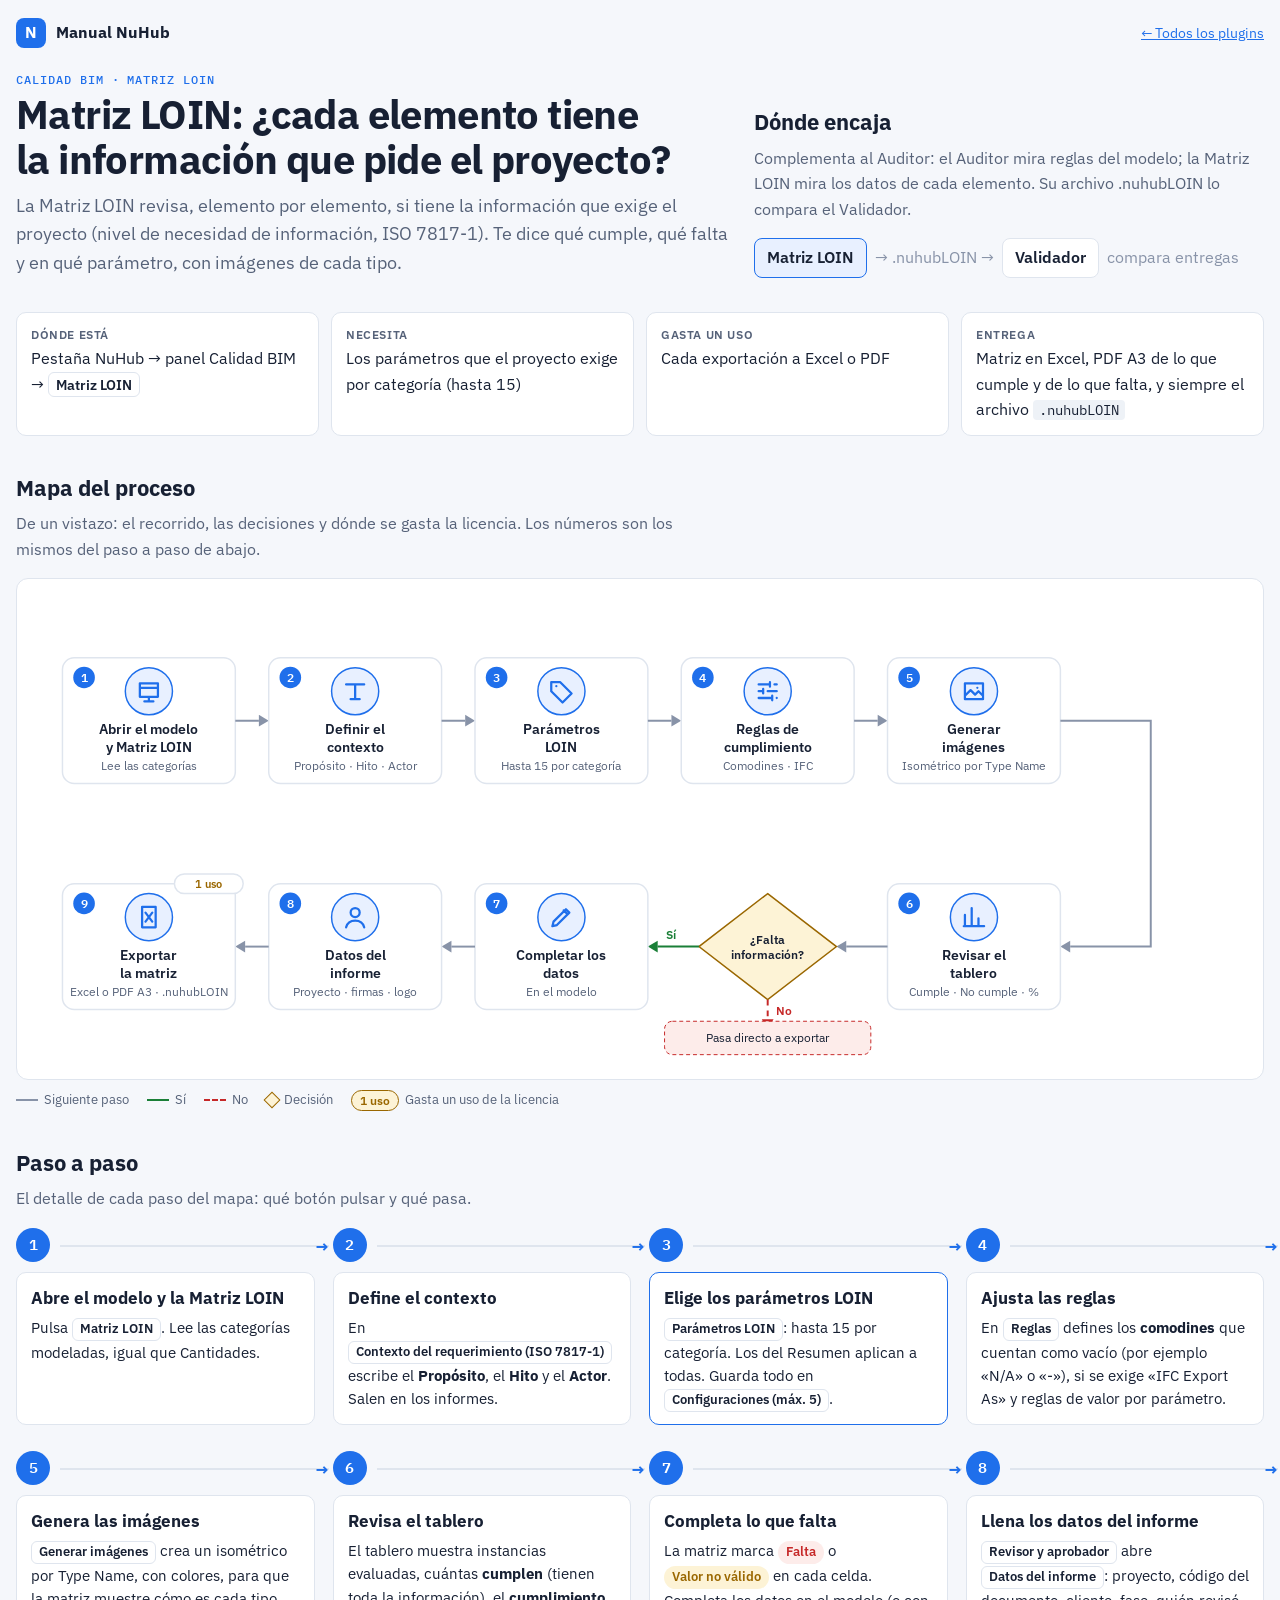
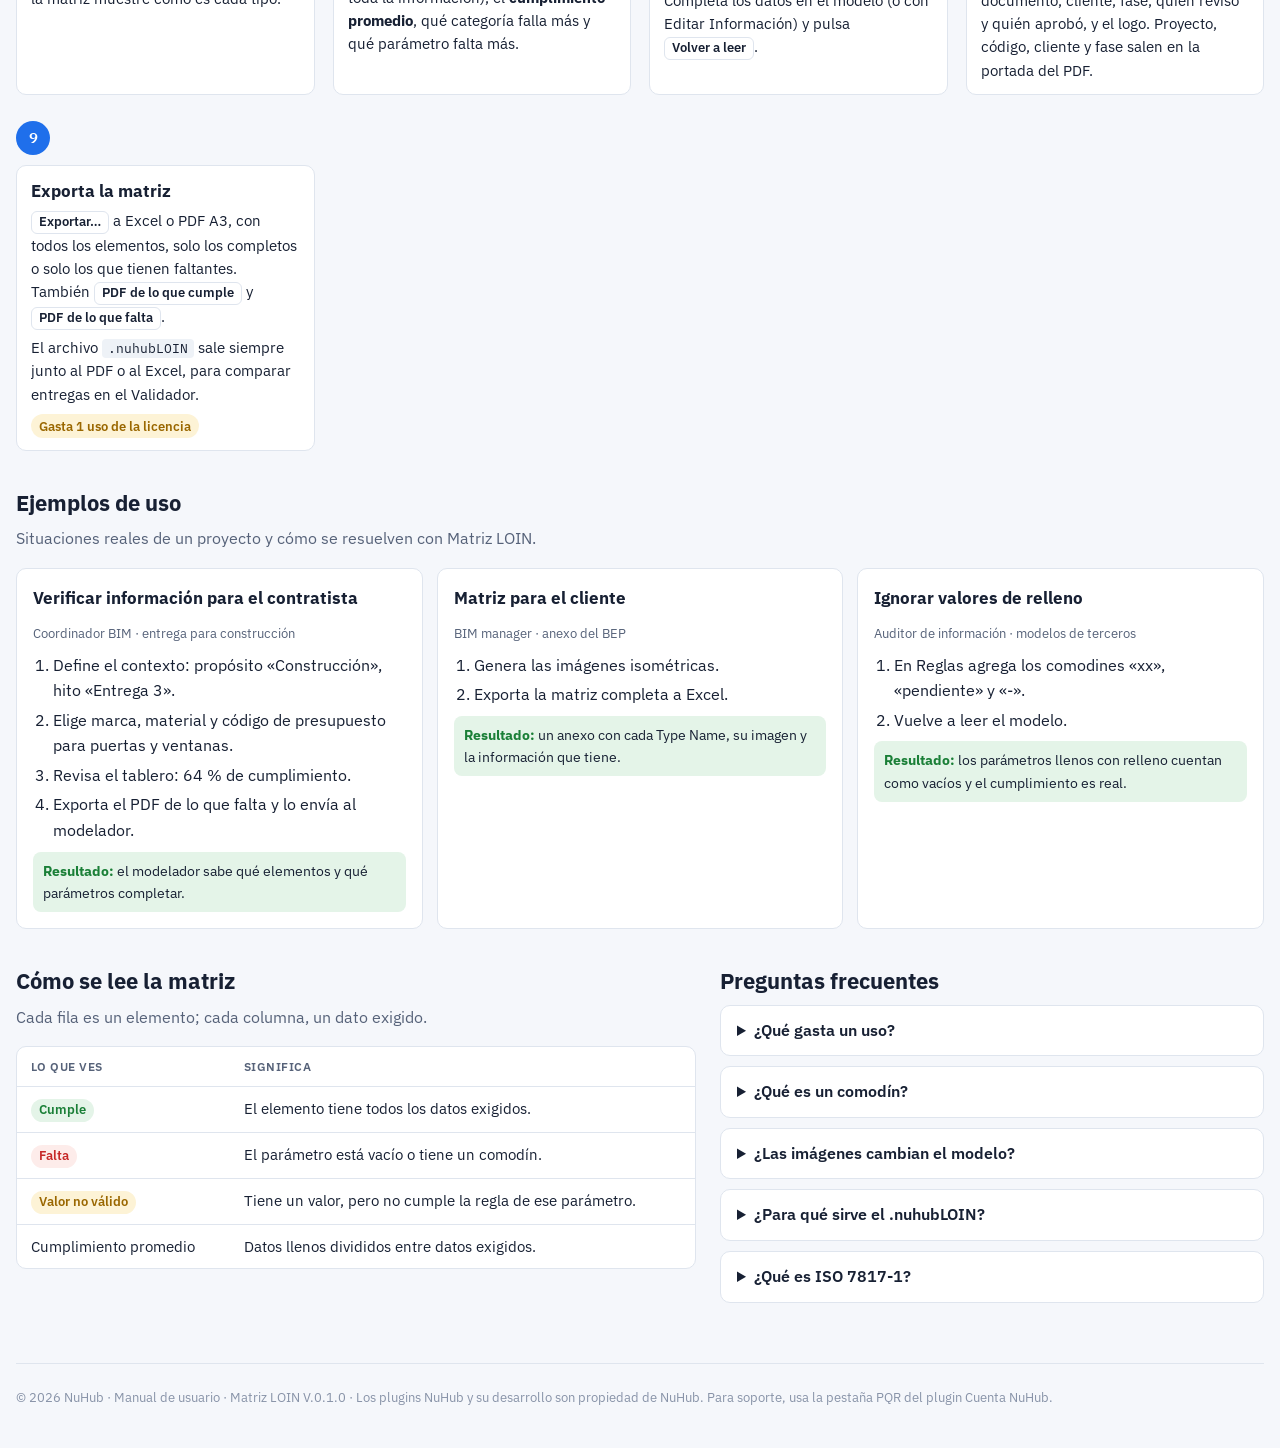
<file: matriz-loin/index.html>
<!doctype html>
<html lang="es">
<head>
<meta charset="utf-8">
<meta name="viewport" content="width=device-width, initial-scale=1, viewport-fit=cover">
<title>Matriz LOIN · Manual NuHub</title>
<meta name="description" content="Cómo usar NuHub Matriz LOIN en Revit: revisa el nivel de información requerido (ISO 7817-1) por elemento y exporta la matriz.">
<link rel="preconnect" href="https://fonts.googleapis.com">
<link rel="stylesheet" href="https://fonts.googleapis.com/css2?family=IBM+Plex+Mono:wght@400;500&family=IBM+Plex+Sans:wght@400;500;600;700&display=swap">
<link rel="stylesheet" href="../estilos.css?v=20261101">
</head>
<body>
<div class="barra">
  <a class="marca" href="../"><i>N</i>Manual NuHub</a>
  <a class="volver" href="../">← Todos los plugins</a>
</div>
<main>
  <div class="arriba">
  <header>
    <div class="panel">Calidad BIM · Matriz LOIN</div>
    <h1>Matriz LOIN: ¿cada elemento tiene la información que pide el proyecto?</h1>
    <p class="entrada">La Matriz LOIN revisa, elemento por elemento, si tiene la información que exige el proyecto (nivel de necesidad de información, ISO 7817-1). Te dice qué cumple, qué falta y en qué parámetro, con imágenes de cada tipo.</p>
  </header>
  <section class="encaja">
    <h2>Dónde encaja</h2>
    <p class="bajada">Complementa al Auditor: el Auditor mira reglas del modelo; la Matriz LOIN mira los datos de cada elemento. Su archivo .nuhubLOIN lo compara el Validador.</p>
    <div class="flujo"><span class="aqui">Matriz LOIN</span><em>→ .nuhubLOIN →</em><span class="">Validador</span><em>compara entregas</em></div>
  </section>
  </div>

  <section class="ficha" aria-label="Ficha rápida"><div><b>Dónde está</b>Pestaña NuHub → panel Calidad BIM → <span class="boton">Matriz LOIN</span></div><div><b>Necesita</b>Los parámetros que el proyecto exige por categoría (hasta 15)</div><div><b>Gasta un uso</b>Cada exportación a Excel o PDF</div><div><b>Entrega</b>Matriz en Excel, PDF A3 de lo que cumple y de lo que falta, y siempre el archivo <code>.nuhubLOIN</code></div></section>

  <section>
    <h2>Mapa del proceso</h2>
    <p class="bajada">De un vistazo: el recorrido, las decisiones y dónde se gasta la licencia. Los números son los mismos del paso a paso de abajo.</p>
    <div class="diagrama"><svg viewBox="-20 -30 1240 480" role="img" aria-label="Proceso de Matriz LOIN: abrir, definir el contexto, elegir parámetros y reglas, generar imágenes, revisar el tablero, completar lo que falta, llenar los datos del informe y exportar."><g class="nodo" transform="translate(12.0,36.0)"><rect width="176" height="128" rx="12"/><circle class="aro" cx="88.0" cy="34" r="24"/><g transform="translate(74.2,20.2) scale(1.15)"><path class="ico" d="M4 5h16v12H4z M4 9h16 M8 21h8 M12 17v4"/></g><circle class="num" cx="22" cy="20" r="11"/><text class="num-t" x="22" y="24.5" text-anchor="middle">1</text><text class="tit" x="88.0" y="78" text-anchor="middle">Abrir el modelo</text><text class="tit" x="88.0" y="96" text-anchor="middle">y Matriz LOIN</text><text class="sub" x="88.0" y="114" text-anchor="middle">Lee las categorías</text></g><path class="linea-f" d="M188,100 H212"/><path class="punta" d="M0,-6 L10,0 L0,6 z" transform="translate(212,100) rotate(0)"/><g class="nodo" transform="translate(222.0,36.0)"><rect width="176" height="128" rx="12"/><circle class="aro" cx="88.0" cy="34" r="24"/><g transform="translate(74.2,20.2) scale(1.15)"><path class="ico" d="M4 6h16 M12 6v13 M8 19h8"/></g><circle class="num" cx="22" cy="20" r="11"/><text class="num-t" x="22" y="24.5" text-anchor="middle">2</text><text class="tit" x="88.0" y="78" text-anchor="middle">Definir el</text><text class="tit" x="88.0" y="96" text-anchor="middle">contexto</text><text class="sub" x="88.0" y="114" text-anchor="middle">Propósito · Hito · Actor</text></g><path class="linea-f" d="M398,100 H422"/><path class="punta" d="M0,-6 L10,0 L0,6 z" transform="translate(422,100) rotate(0)"/><g class="nodo" transform="translate(432.0,36.0)"><rect width="176" height="128" rx="12"/><circle class="aro" cx="88.0" cy="34" r="24"/><g transform="translate(74.2,20.2) scale(1.15)"><path class="ico" d="M3 12V4h8l10 10-8 8z M7.5 7.5h0.01"/></g><circle class="num" cx="22" cy="20" r="11"/><text class="num-t" x="22" y="24.5" text-anchor="middle">3</text><text class="tit" x="88.0" y="78" text-anchor="middle">Parámetros</text><text class="tit" x="88.0" y="96" text-anchor="middle">LOIN</text><text class="sub" x="88.0" y="114" text-anchor="middle">Hasta 15 por categoría</text></g><path class="linea-f" d="M608,100 H632"/><path class="punta" d="M0,-6 L10,0 L0,6 z" transform="translate(632,100) rotate(0)"/><g class="nodo" transform="translate(642.0,36.0)"><rect width="176" height="128" rx="12"/><circle class="aro" cx="88.0" cy="34" r="24"/><g transform="translate(74.2,20.2) scale(1.15)"><path class="ico" d="M4 6h10 M18 6h2 M4 12h4 M12 12h8 M4 18h12 M20 18h0 M14 4v4 M8 10v4 M16 16v4"/></g><circle class="num" cx="22" cy="20" r="11"/><text class="num-t" x="22" y="24.5" text-anchor="middle">4</text><text class="tit" x="88.0" y="78" text-anchor="middle">Reglas de</text><text class="tit" x="88.0" y="96" text-anchor="middle">cumplimiento</text><text class="sub" x="88.0" y="114" text-anchor="middle">Comodines · IFC</text></g><path class="linea-f" d="M818,100 H842"/><path class="punta" d="M0,-6 L10,0 L0,6 z" transform="translate(842,100) rotate(0)"/><g class="nodo" transform="translate(852.0,36.0)"><rect width="176" height="128" rx="12"/><circle class="aro" cx="88.0" cy="34" r="24"/><g transform="translate(74.2,20.2) scale(1.15)"><path class="ico" d="M4 5h16v14H4z M4 16l5-5 4 4 3-3 4 4 M15 9h0.01"/></g><circle class="num" cx="22" cy="20" r="11"/><text class="num-t" x="22" y="24.5" text-anchor="middle">5</text><text class="tit" x="88.0" y="78" text-anchor="middle">Generar</text><text class="tit" x="88.0" y="96" text-anchor="middle">imágenes</text><text class="sub" x="88.0" y="114" text-anchor="middle">Isométrico por Type Name</text></g><path class="linea-f" d="M1028,100 H1120 V330 H1038"/><path class="punta" d="M0,-6 L10,0 L0,6 z" transform="translate(1038,330) rotate(180)"/><g class="nodo" transform="translate(852.0,266.0)"><rect width="176" height="128" rx="12"/><circle class="aro" cx="88.0" cy="34" r="24"/><g transform="translate(74.2,20.2) scale(1.15)"><path class="ico" d="M4 20V10 M10 20V4 M16 20v-7 M3 20h18"/></g><circle class="num" cx="22" cy="20" r="11"/><text class="num-t" x="22" y="24.5" text-anchor="middle">6</text><text class="tit" x="88.0" y="78" text-anchor="middle">Revisar el</text><text class="tit" x="88.0" y="96" text-anchor="middle">tablero</text><text class="sub" x="88.0" y="114" text-anchor="middle">Cumple · No cumple · %</text></g><path class="linea-f" d="M852,330 H810"/><path class="punta" d="M0,-6 L10,0 L0,6 z" transform="translate(810,330) rotate(180)"/><polygon class="rombo" points="730,276 800,330 730,384 660,330"/><text class="rombo-t" x="730" y="327" text-anchor="middle">¿Falta</text><text class="rombo-t" x="730" y="343" text-anchor="middle">información?</text><path class="linea-no" d="M730,384 V404"/><path class="punta-no" d="M0,-6 L10,0 L0,6 z" transform="translate(730,404) rotate(90)"/><text class="etq no" x="738" y="400">No</text><g class="nota"><rect x="625" y="406" width="210" height="34" rx="8"/><text x="730" y="427" text-anchor="middle">Pasa directo a exportar</text></g><path class="linea-si" d="M660,330 H618"/><path class="punta-si" d="M0,-6 L10,0 L0,6 z" transform="translate(618,330) rotate(180)"/><text class="etq si" x="626" y="322">Sí</text><g class="nodo" transform="translate(432.0,266.0)"><rect width="176" height="128" rx="12"/><circle class="aro" cx="88.0" cy="34" r="24"/><g transform="translate(74.2,20.2) scale(1.15)"><path class="ico" d="M4 20l4-1 11-11-3-3L5 16z M14 6l3 3"/></g><circle class="num" cx="22" cy="20" r="11"/><text class="num-t" x="22" y="24.5" text-anchor="middle">7</text><text class="tit" x="88.0" y="78" text-anchor="middle">Completar los</text><text class="tit" x="88.0" y="96" text-anchor="middle">datos</text><text class="sub" x="88.0" y="114" text-anchor="middle">En el modelo</text></g><path class="linea-f" d="M432,330 H408"/><path class="punta" d="M0,-6 L10,0 L0,6 z" transform="translate(408,330) rotate(180)"/><g class="nodo" transform="translate(222.0,266.0)"><rect width="176" height="128" rx="12"/><circle class="aro" cx="88.0" cy="34" r="24"/><g transform="translate(74.2,20.2) scale(1.15)"><path class="ico" d="M8 8a4 4 0 1 0 8 0a4 4 0 1 0 -8 0 M4 21c1-4 4-6 8-6s7 2 8 6"/></g><circle class="num" cx="22" cy="20" r="11"/><text class="num-t" x="22" y="24.5" text-anchor="middle">8</text><text class="tit" x="88.0" y="78" text-anchor="middle">Datos del</text><text class="tit" x="88.0" y="96" text-anchor="middle">informe</text><text class="sub" x="88.0" y="114" text-anchor="middle">Proyecto · firmas · logo</text></g><path class="linea-f" d="M222,330 H198"/><path class="punta" d="M0,-6 L10,0 L0,6 z" transform="translate(198,330) rotate(180)"/><g class="nodo" transform="translate(12.0,266.0)"><rect width="176" height="128" rx="12"/><circle class="aro" cx="88.0" cy="34" r="24"/><g transform="translate(74.2,20.2) scale(1.15)"><path class="ico" d="M6 3h12v18H6z M9 8l6 8 M15 8l-6 8"/></g><circle class="num" cx="22" cy="20" r="11"/><text class="num-t" x="22" y="24.5" text-anchor="middle">9</text><text class="tit" x="88.0" y="78" text-anchor="middle">Exportar</text><text class="tit" x="88.0" y="96" text-anchor="middle">la matriz</text><text class="sub" x="88.0" y="114" text-anchor="middle">Excel o PDF A3 · .nuhubLOIN</text><rect class="uso-r" x="114" y="-10" width="70" height="20" rx="10"/><text class="uso-t" x="149.0" y="4" text-anchor="middle">1 uso</text></g></svg></div>
    <div class="leyenda-f">
      <span><i></i> Siguiente paso</span><span><i class="si"></i> Sí</span><span><i class="no"></i> No</span>
      <span><b class="r"></b> Decisión</span><span><span class="paso-uso">1 uso</span> Gasta un uso de la licencia</span>
    </div>
  </section>

  <section>
    <h2>Paso a paso</h2>
    <p class="bajada">El detalle de cada paso del mapa: qué botón pulsar y qué pasa.</p>
    <div class="proceso"><div class="paso"><div><h3>Abre el modelo y la Matriz LOIN</h3><p>Pulsa <span class="boton">Matriz LOIN</span>. Lee las categorías modeladas, igual que Cantidades.</p></div></div><div class="paso"><div><h3>Define el contexto</h3><p>En <span class="boton">Contexto del requerimiento (ISO 7817-1)</span> escribe el <b>Propósito</b>, el <b>Hito</b> y el <b>Actor</b>. Salen en los informes.</p></div></div><div class="paso decision"><div><h3>Elige los parámetros LOIN</h3><p><span class="boton">Parámetros LOIN</span>: hasta 15 por categoría. Los del Resumen aplican a todas. Guarda todo en <span class="boton">Configuraciones (máx. 5)</span>.</p></div></div><div class="paso"><div><h3>Ajusta las reglas</h3><p>En <span class="boton">Reglas</span> defines los <b>comodines</b> que cuentan como vacío (por ejemplo «N/A» o «-»), si se exige «IFC Export As» y reglas de valor por parámetro.</p></div></div><div class="paso"><div><h3>Genera las imágenes</h3><p><span class="boton">Generar imágenes</span> crea un isométrico por Type Name, con colores, para que la matriz muestre cómo es cada tipo.</p></div></div><div class="paso"><div><h3>Revisa el tablero</h3><p>El tablero muestra instancias evaluadas, cuántas <b>cumplen</b> (tienen toda la información), el <b>cumplimiento promedio</b>, qué categoría falla más y qué parámetro falta más.</p></div></div><div class="paso"><div><h3>Completa lo que falta</h3><p>La matriz marca <span class="estado pendiente">Falta</span> o <span class="estado noexiste">Valor no válido</span> en cada celda. Completa los datos en el modelo (o con Editar Información) y pulsa <span class="boton">Volver a leer</span>.</p></div></div><div class="paso"><div><h3>Llena los datos del informe</h3><p><span class="boton">Revisor y aprobador</span> abre <span class="boton">Datos del informe</span>: proyecto, código del documento, cliente, fase, quién revisó y quién aprobó, y el logo. Proyecto, código, cliente y fase salen en la portada del PDF.</p></div></div><div class="paso"><div><h3>Exporta la matriz</h3><p><span class="boton">Exportar…</span> a Excel o PDF A3, con todos los elementos, solo los completos o solo los que tienen faltantes. También <span class="boton">PDF de lo que cumple</span> y <span class="boton">PDF de lo que falta</span>.</p><p>El archivo <code>.nuhubLOIN</code> sale siempre junto al PDF o al Excel, para comparar entregas en el Validador.</p><span class="uso">Gasta 1 uso de la licencia</span></div></div></div>
  </section>

  <section>
    <h2>Ejemplos de uso</h2>
    <p class="bajada">Situaciones reales de un proyecto y cómo se resuelven con Matriz LOIN.</p>
    <div class="ejemplos"><article class="ejemplo"><h3>Verificar información para el contratista</h3><p class="quien">Coordinador BIM · entrega para construcción</p><ol><li>Define el contexto: propósito «Construcción», hito «Entrega 3».</li><li>Elige marca, material y código de presupuesto para puertas y ventanas.</li><li>Revisa el tablero: 64 % de cumplimiento.</li><li>Exporta el PDF de lo que falta y lo envía al modelador.</li></ol><p class="resultado"><b>Resultado:</b> el modelador sabe qué elementos y qué parámetros completar.</p></article><article class="ejemplo"><h3>Matriz para el cliente</h3><p class="quien">BIM manager · anexo del BEP</p><ol><li>Genera las imágenes isométricas.</li><li>Exporta la matriz completa a Excel.</li></ol><p class="resultado"><b>Resultado:</b> un anexo con cada Type Name, su imagen y la información que tiene.</p></article><article class="ejemplo"><h3>Ignorar valores de relleno</h3><p class="quien">Auditor de información · modelos de terceros</p><ol><li>En Reglas agrega los comodines «xx», «pendiente» y «-».</li><li>Vuelve a leer el modelo.</li></ol><p class="resultado"><b>Resultado:</b> los parámetros llenos con relleno cuentan como vacíos y el cumplimiento es real.</p></article></div>
  </section>

  <div class="dos">
  <section><h2>Cómo se lee la matriz</h2><p class="bajada">Cada fila es un elemento; cada columna, un dato exigido.</p><div class="tabla"><table><thead><tr><th>Lo que ves</th><th>Significa</th></tr></thead><tbody><tr><td><span class="estado corregido">Cumple</span></td><td>El elemento tiene todos los datos exigidos.</td></tr><tr><td><span class="estado pendiente">Falta</span></td><td>El parámetro está vacío o tiene un comodín.</td></tr><tr><td><span class="estado noexiste">Valor no válido</span></td><td>Tiene un valor, pero no cumple la regla de ese parámetro.</td></tr><tr><td>Cumplimiento promedio</td><td>Datos llenos divididos entre datos exigidos.</td></tr></tbody></table></div></section>
  <section><h2>Preguntas frecuentes</h2><div class="preguntas"><details><summary>¿Qué gasta un uso?</summary><p>Cada exportación a Excel o PDF. Revisar el tablero, generar imágenes y volver a leer no gasta usos.</p></details><details><summary>¿Qué es un comodín?</summary><p>Un texto que cuenta como vacío aunque el parámetro esté lleno, como «N/A» o «-». Se configuran en Reglas.</p></details><details><summary>¿Las imágenes cambian el modelo?</summary><p>Para tipos de sistema (muros, pisos, cubiertas) puede modelar una muestra temporal y la borra al terminar.</p></details><details><summary>¿Para qué sirve el .nuhubLOIN?</summary><p>Lo compara el Validador entre dos entregas: qué elementos pasaron a cumplir, cuáles dejaron de cumplir y qué valores cambiaron. Sale siempre con el PDF o el Excel.</p></details><details><summary>¿Qué es ISO 7817-1?</summary><p>La norma del nivel de necesidad de información: qué información pide cada actor, en cada hito y para qué propósito.</p></details></div></section>
  </div>
</main>
<footer>© 2026 NuHub · Manual de usuario · Matriz LOIN V.0.1.0 · Los plugins NuHub y su desarrollo son propiedad de NuHub. Para soporte, usa la pestaña PQR del plugin Cuenta NuHub.</footer>
</body>
</html>
</file>
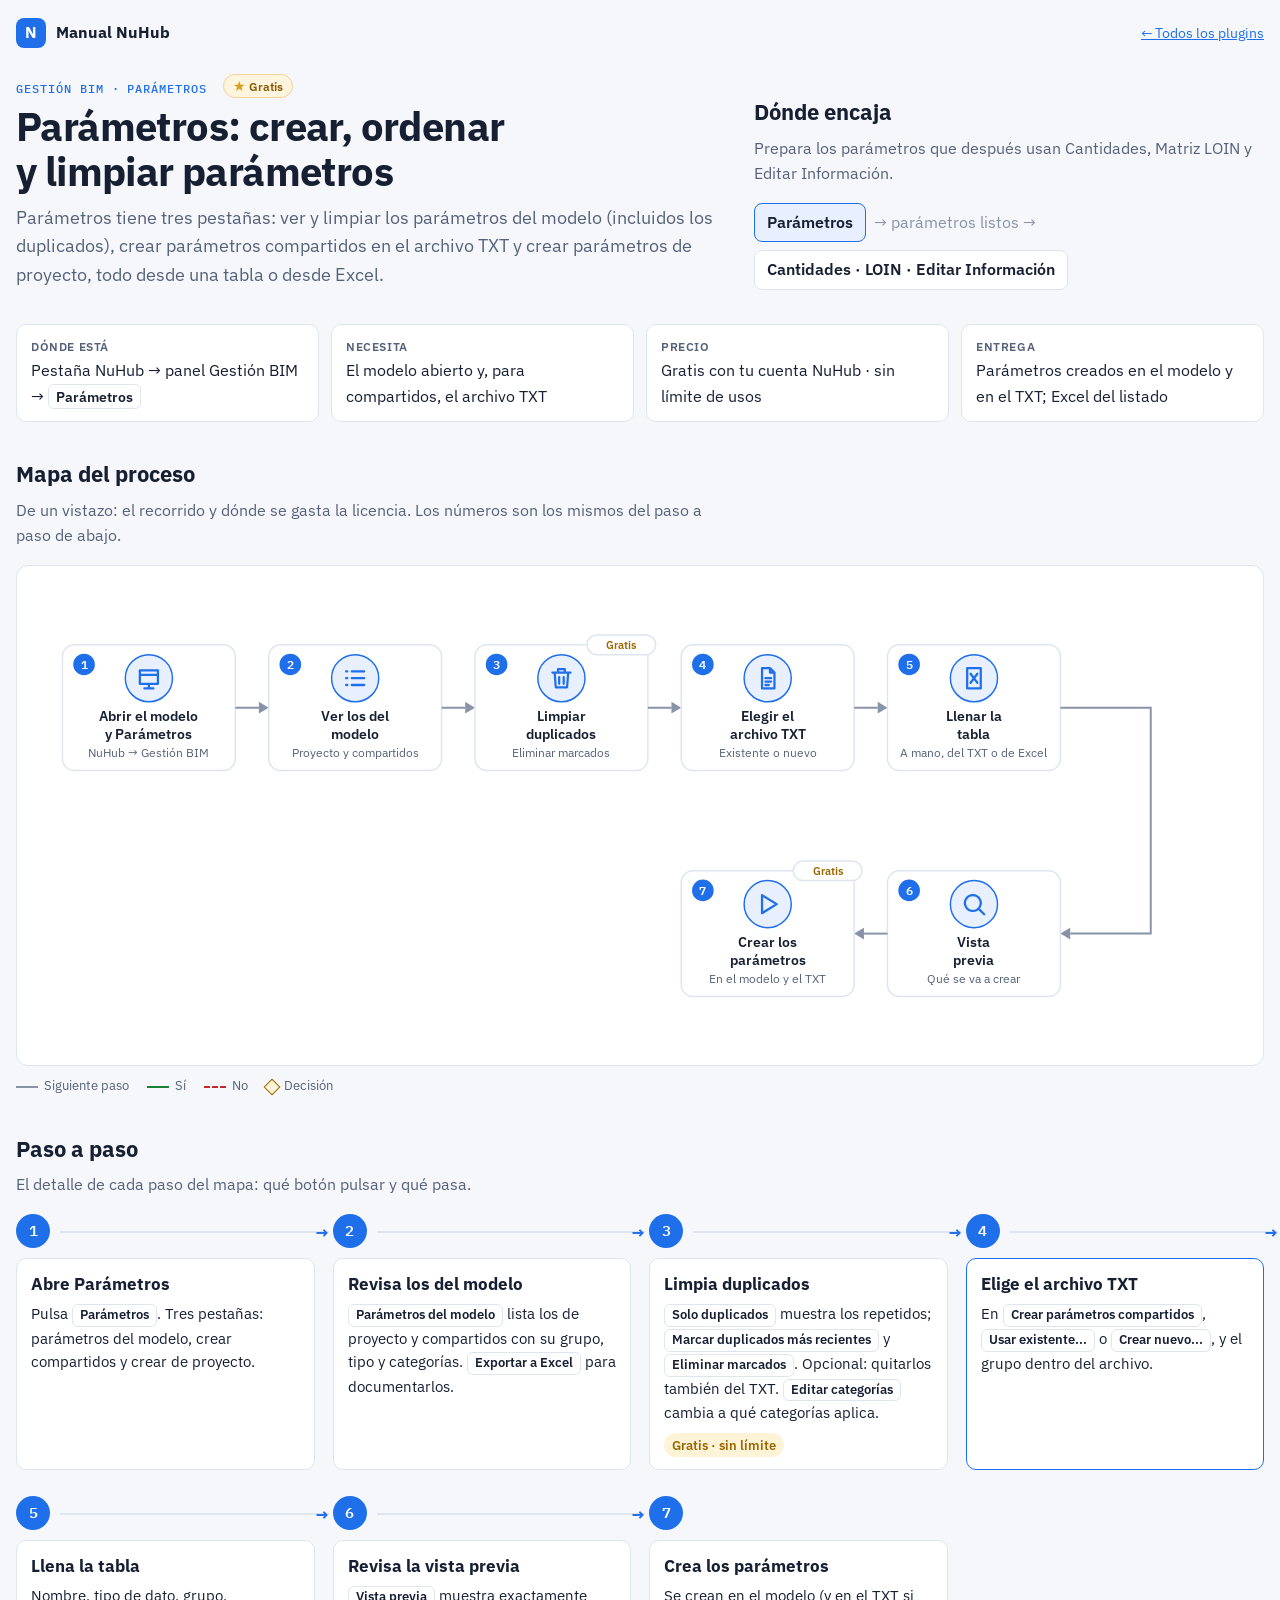
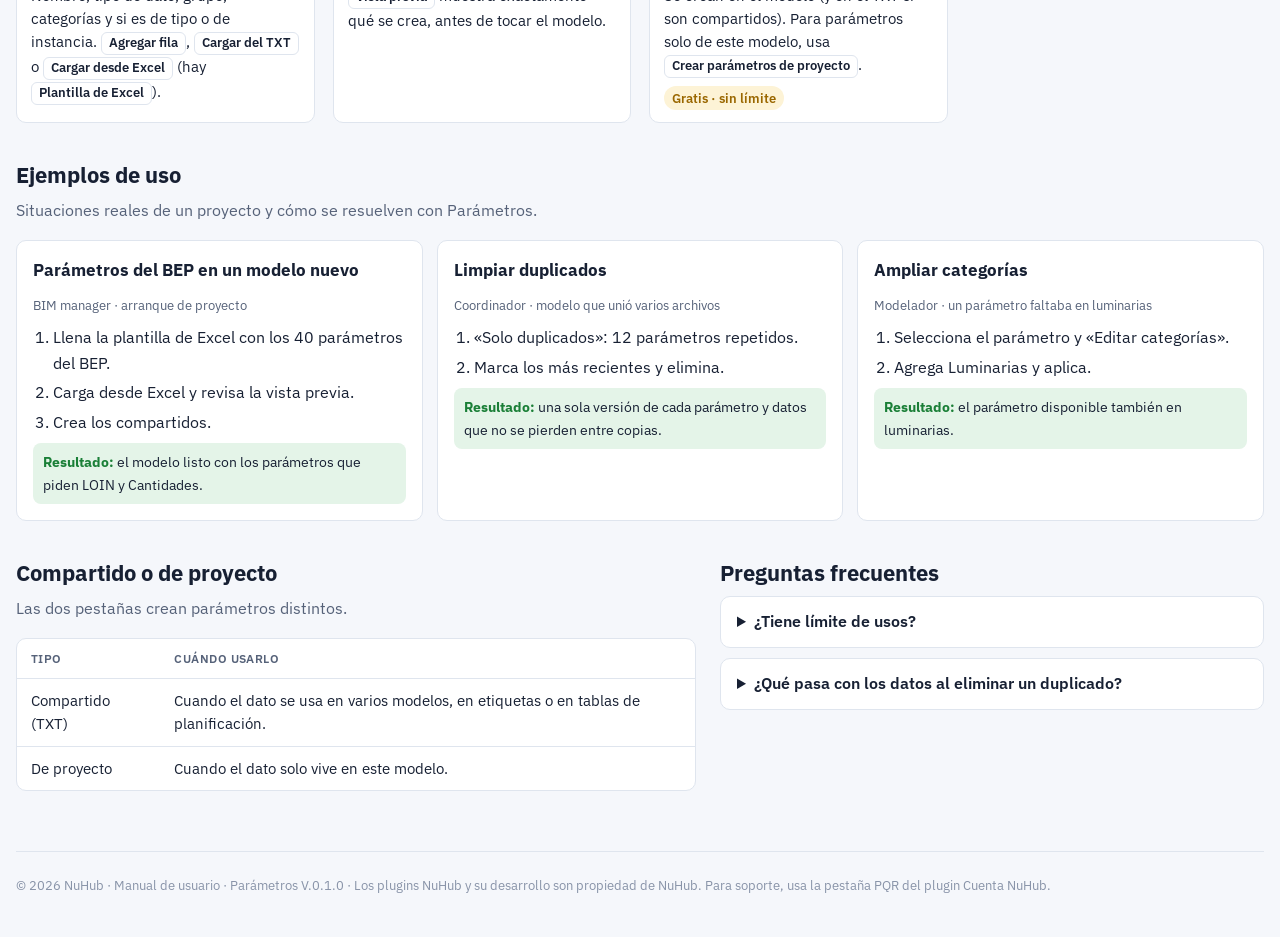
<file: parametros/index.html>
<!doctype html>
<html lang="es">
<head>
<meta charset="utf-8">
<meta name="viewport" content="width=device-width, initial-scale=1, viewport-fit=cover">
<title>Parámetros · Manual NuHub</title>
<meta name="description" content="Cómo usar NuHub Parámetros en Revit: crea parámetros compartidos y de proyecto desde una tabla o Excel, y limpia duplicados.">
<link rel="preconnect" href="https://fonts.googleapis.com">
<link rel="stylesheet" href="https://fonts.googleapis.com/css2?family=IBM+Plex+Mono:wght@400;500&family=IBM+Plex+Sans:wght@400;500;600;700&display=swap">
<link rel="stylesheet" href="../estilos.css?v=20261101">
</head>
<body>
<div class="barra">
  <a class="marca" href="../"><i>N</i>Manual NuHub</a>
  <a class="volver" href="../">← Todos los plugins</a>
</div>
<main>
  <div class="arriba">
  <header>
    <div class="panel">Gestión BIM · Parámetros <em class="sello"><i>★</i> Gratis</em></div>
    <h1>Parámetros: crear, ordenar y limpiar parámetros</h1>
    <p class="entrada">Parámetros tiene tres pestañas: ver y limpiar los parámetros del modelo (incluidos los duplicados), crear parámetros compartidos en el archivo TXT y crear parámetros de proyecto, todo desde una tabla o desde Excel.</p>
  </header>
  <section class="encaja">
    <h2>Dónde encaja</h2>
    <p class="bajada">Prepara los parámetros que después usan Cantidades, Matriz LOIN y Editar Información.</p>
    <div class="flujo"><span class="aqui">Parámetros</span><em>→ parámetros listos →</em><span class="">Cantidades · LOIN · Editar Información</span></div>
  </section>
  </div>

  <section class="ficha" aria-label="Ficha rápida"><div><b>Dónde está</b>Pestaña NuHub → panel Gestión BIM → <span class="boton">Parámetros</span></div><div><b>Necesita</b>El modelo abierto y, para compartidos, el archivo TXT</div><div><b>Precio</b>Gratis con tu cuenta NuHub · sin límite de usos</div><div><b>Entrega</b>Parámetros creados en el modelo y en el TXT; Excel del listado</div></section>

  <section>
    <h2>Mapa del proceso</h2>
    <p class="bajada">De un vistazo: el recorrido y dónde se gasta la licencia. Los números son los mismos del paso a paso de abajo.</p>
    <div class="diagrama"><svg viewBox="-20 -30 1240 480" role="img" aria-label="Proceso de Parámetros: abrir, revisar los parámetros del modelo, limpiar duplicados, elegir el archivo TXT, llenar la tabla, ver la vista previa y crear."><g class="nodo" transform="translate(12.0,36.0)"><rect width="176" height="128" rx="12"/><circle class="aro" cx="88.0" cy="34" r="24"/><g transform="translate(74.2,20.2) scale(1.15)"><path class="ico" d="M4 5h16v12H4z M4 9h16 M8 21h8 M12 17v4"/></g><circle class="num" cx="22" cy="20" r="11"/><text class="num-t" x="22" y="24.5" text-anchor="middle">1</text><text class="tit" x="88.0" y="78" text-anchor="middle">Abrir el modelo</text><text class="tit" x="88.0" y="96" text-anchor="middle">y Parámetros</text><text class="sub" x="88.0" y="114" text-anchor="middle">NuHub → Gestión BIM</text></g><path class="linea-f" d="M188,100 H212"/><path class="punta" d="M0,-6 L10,0 L0,6 z" transform="translate(212,100) rotate(0)"/><g class="nodo" transform="translate(222.0,36.0)"><rect width="176" height="128" rx="12"/><circle class="aro" cx="88.0" cy="34" r="24"/><g transform="translate(74.2,20.2) scale(1.15)"><path class="ico" d="M9 6h11 M9 12h11 M9 18h11 M4 6h1 M4 12h1 M4 18h1"/></g><circle class="num" cx="22" cy="20" r="11"/><text class="num-t" x="22" y="24.5" text-anchor="middle">2</text><text class="tit" x="88.0" y="78" text-anchor="middle">Ver los del</text><text class="tit" x="88.0" y="96" text-anchor="middle">modelo</text><text class="sub" x="88.0" y="114" text-anchor="middle">Proyecto y compartidos</text></g><path class="linea-f" d="M398,100 H422"/><path class="punta" d="M0,-6 L10,0 L0,6 z" transform="translate(422,100) rotate(0)"/><g class="nodo" transform="translate(432.0,36.0)"><rect width="176" height="128" rx="12"/><circle class="aro" cx="88.0" cy="34" r="24"/><g transform="translate(74.2,20.2) scale(1.15)"><path class="ico" d="M4 7h16 M9 7V4h6v3 M6 7l1 13h10l1-13 M10 11v6 M14 11v6"/></g><circle class="num" cx="22" cy="20" r="11"/><text class="num-t" x="22" y="24.5" text-anchor="middle">3</text><text class="tit" x="88.0" y="78" text-anchor="middle">Limpiar</text><text class="tit" x="88.0" y="96" text-anchor="middle">duplicados</text><text class="sub" x="88.0" y="114" text-anchor="middle">Eliminar marcados</text><rect class="uso-r" x="114" y="-10" width="70" height="20" rx="10"/><text class="uso-t" x="149.0" y="4" text-anchor="middle">Gratis</text></g><path class="linea-f" d="M608,100 H632"/><path class="punta" d="M0,-6 L10,0 L0,6 z" transform="translate(632,100) rotate(0)"/><g class="nodo" transform="translate(642.0,36.0)"><rect width="176" height="128" rx="12"/><circle class="aro" cx="88.0" cy="34" r="24"/><g transform="translate(74.2,20.2) scale(1.15)"><path class="ico" d="M7 3h7l4 4v14H7z M14 3v4h4 M10 12h5 M10 15h5 M10 18h3"/></g><circle class="num" cx="22" cy="20" r="11"/><text class="num-t" x="22" y="24.5" text-anchor="middle">4</text><text class="tit" x="88.0" y="78" text-anchor="middle">Elegir el</text><text class="tit" x="88.0" y="96" text-anchor="middle">archivo TXT</text><text class="sub" x="88.0" y="114" text-anchor="middle">Existente o nuevo</text></g><path class="linea-f" d="M818,100 H842"/><path class="punta" d="M0,-6 L10,0 L0,6 z" transform="translate(842,100) rotate(0)"/><g class="nodo" transform="translate(852.0,36.0)"><rect width="176" height="128" rx="12"/><circle class="aro" cx="88.0" cy="34" r="24"/><g transform="translate(74.2,20.2) scale(1.15)"><path class="ico" d="M6 3h12v18H6z M9 8l6 8 M15 8l-6 8"/></g><circle class="num" cx="22" cy="20" r="11"/><text class="num-t" x="22" y="24.5" text-anchor="middle">5</text><text class="tit" x="88.0" y="78" text-anchor="middle">Llenar la</text><text class="tit" x="88.0" y="96" text-anchor="middle">tabla</text><text class="sub" x="88.0" y="114" text-anchor="middle">A mano, del TXT o de Excel</text></g><path class="linea-f" d="M1028,100 H1120 V330 H1038"/><path class="punta" d="M0,-6 L10,0 L0,6 z" transform="translate(1038,330) rotate(180)"/><g class="nodo" transform="translate(852.0,266.0)"><rect width="176" height="128" rx="12"/><circle class="aro" cx="88.0" cy="34" r="24"/><g transform="translate(74.2,20.2) scale(1.15)"><path class="ico" d="M11 4a7 7 0 1 0 0.01 0z M16 16l5 5"/></g><circle class="num" cx="22" cy="20" r="11"/><text class="num-t" x="22" y="24.5" text-anchor="middle">6</text><text class="tit" x="88.0" y="78" text-anchor="middle">Vista</text><text class="tit" x="88.0" y="96" text-anchor="middle">previa</text><text class="sub" x="88.0" y="114" text-anchor="middle">Qué se va a crear</text></g><path class="linea-f" d="M852,330 H828"/><path class="punta" d="M0,-6 L10,0 L0,6 z" transform="translate(828,330) rotate(180)"/><g class="nodo" transform="translate(642.0,266.0)"><rect width="176" height="128" rx="12"/><circle class="aro" cx="88.0" cy="34" r="24"/><g transform="translate(74.2,20.2) scale(1.15)"><path class="ico" d="M7 4l13 8-13 8z"/></g><circle class="num" cx="22" cy="20" r="11"/><text class="num-t" x="22" y="24.5" text-anchor="middle">7</text><text class="tit" x="88.0" y="78" text-anchor="middle">Crear los</text><text class="tit" x="88.0" y="96" text-anchor="middle">parámetros</text><text class="sub" x="88.0" y="114" text-anchor="middle">En el modelo y el TXT</text><rect class="uso-r" x="114" y="-10" width="70" height="20" rx="10"/><text class="uso-t" x="149.0" y="4" text-anchor="middle">Gratis</text></g></svg></div>
    <div class="leyenda-f">
      <span><i></i> Siguiente paso</span><span><i class="si"></i> Sí</span><span><i class="no"></i> No</span>
      <span><b class="r"></b> Decisión</span>
    </div>
  </section>

  <section>
    <h2>Paso a paso</h2>
    <p class="bajada">El detalle de cada paso del mapa: qué botón pulsar y qué pasa.</p>
    <div class="proceso"><div class="paso"><div><h3>Abre Parámetros</h3><p>Pulsa <span class="boton">Parámetros</span>. Tres pestañas: parámetros del modelo, crear compartidos y crear de proyecto.</p></div></div><div class="paso"><div><h3>Revisa los del modelo</h3><p><span class="boton">Parámetros del modelo</span> lista los de proyecto y compartidos con su grupo, tipo y categorías. <span class="boton">Exportar a Excel</span> para documentarlos.</p></div></div><div class="paso"><div><h3>Limpia duplicados</h3><p><span class="boton">Solo duplicados</span> muestra los repetidos; <span class="boton">Marcar duplicados más recientes</span> y <span class="boton">Eliminar marcados</span>. Opcional: quitarlos también del TXT. <span class="boton">Editar categorías</span> cambia a qué categorías aplica.</p><span class="uso">Gratis · sin límite</span></div></div><div class="paso decision"><div><h3>Elige el archivo TXT</h3><p>En <span class="boton">Crear parámetros compartidos</span>, <span class="boton">Usar existente...</span> o <span class="boton">Crear nuevo...</span>, y el grupo dentro del archivo.</p></div></div><div class="paso"><div><h3>Llena la tabla</h3><p>Nombre, tipo de dato, grupo, categorías y si es de tipo o de instancia. <span class="boton">Agregar fila</span>, <span class="boton">Cargar del TXT</span> o <span class="boton">Cargar desde Excel</span> (hay <span class="boton">Plantilla de Excel</span>).</p></div></div><div class="paso"><div><h3>Revisa la vista previa</h3><p><span class="boton">Vista previa</span> muestra exactamente qué se crea, antes de tocar el modelo.</p></div></div><div class="paso"><div><h3>Crea los parámetros</h3><p>Se crean en el modelo (y en el TXT si son compartidos). Para parámetros solo de este modelo, usa <span class="boton">Crear parámetros de proyecto</span>.</p><span class="uso">Gratis · sin límite</span></div></div></div>
  </section>

  <section>
    <h2>Ejemplos de uso</h2>
    <p class="bajada">Situaciones reales de un proyecto y cómo se resuelven con Parámetros.</p>
    <div class="ejemplos"><article class="ejemplo"><h3>Parámetros del BEP en un modelo nuevo</h3><p class="quien">BIM manager · arranque de proyecto</p><ol><li>Llena la plantilla de Excel con los 40 parámetros del BEP.</li><li>Carga desde Excel y revisa la vista previa.</li><li>Crea los compartidos.</li></ol><p class="resultado"><b>Resultado:</b> el modelo listo con los parámetros que piden LOIN y Cantidades.</p></article><article class="ejemplo"><h3>Limpiar duplicados</h3><p class="quien">Coordinador · modelo que unió varios archivos</p><ol><li>«Solo duplicados»: 12 parámetros repetidos.</li><li>Marca los más recientes y elimina.</li></ol><p class="resultado"><b>Resultado:</b> una sola versión de cada parámetro y datos que no se pierden entre copias.</p></article><article class="ejemplo"><h3>Ampliar categorías</h3><p class="quien">Modelador · un parámetro faltaba en luminarias</p><ol><li>Selecciona el parámetro y «Editar categorías».</li><li>Agrega Luminarias y aplica.</li></ol><p class="resultado"><b>Resultado:</b> el parámetro disponible también en luminarias.</p></article></div>
  </section>

  <div class="dos">
  <section><h2>Compartido o de proyecto</h2><p class="bajada">Las dos pestañas crean parámetros distintos.</p><div class="tabla"><table><thead><tr><th>Tipo</th><th>Cuándo usarlo</th></tr></thead><tbody><tr><td>Compartido (TXT)</td><td>Cuando el dato se usa en varios modelos, en etiquetas o en tablas de planificación.</td></tr><tr><td>De proyecto</td><td>Cuando el dato solo vive en este modelo.</td></tr></tbody></table></div></section>
  <section><h2>Preguntas frecuentes</h2><div class="preguntas"><details><summary>¿Tiene límite de usos?</summary><p>No. Parámetros es gratis con tu cuenta NuHub: solo necesitas iniciar sesión en Cuenta NuHub (y tener internet).</p></details><details><summary>¿Qué pasa con los datos al eliminar un duplicado?</summary><p>Se pierden los valores guardados en ese parámetro. Revisa antes qué duplicado tiene la información.</p></details></div></section>
  </div>
</main>
<footer>© 2026 NuHub · Manual de usuario · Parámetros V.0.1.0 · Los plugins NuHub y su desarrollo son propiedad de NuHub. Para soporte, usa la pestaña PQR del plugin Cuenta NuHub.</footer>
</body>
</html>
</file>
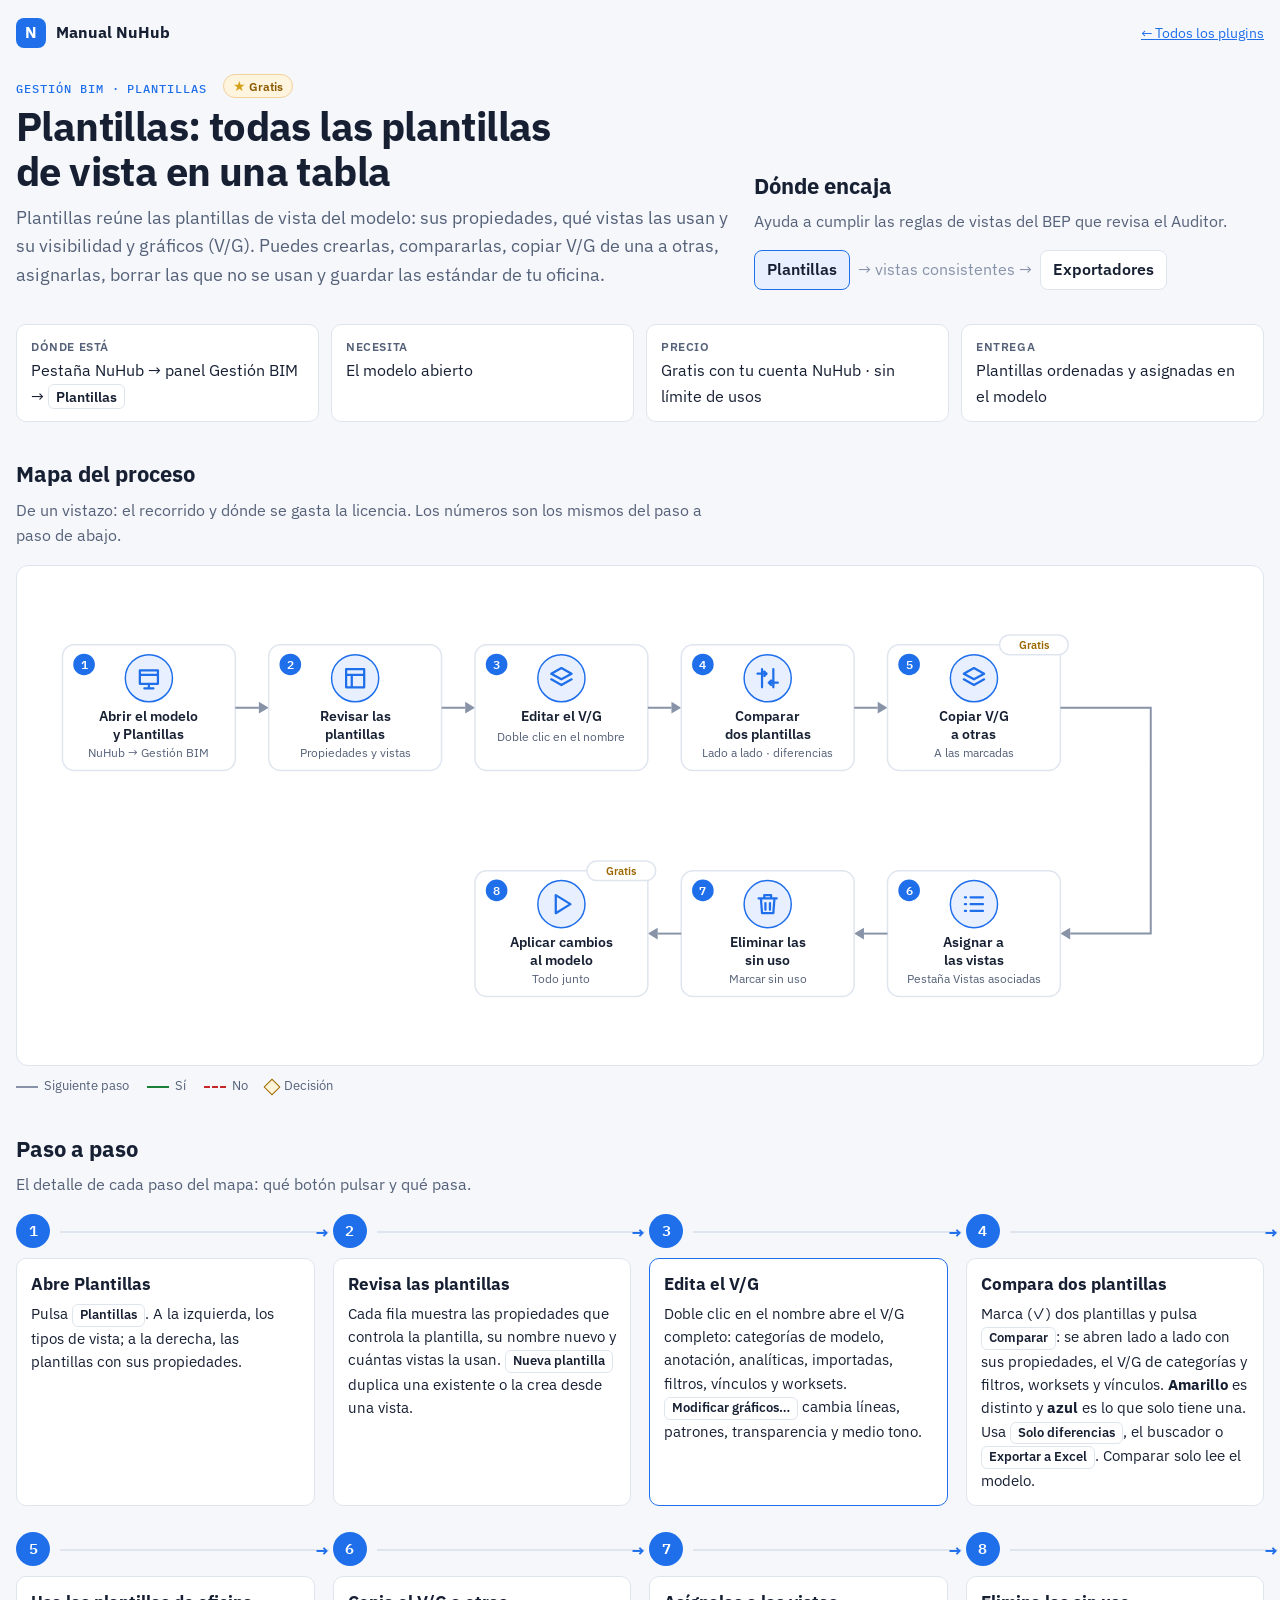
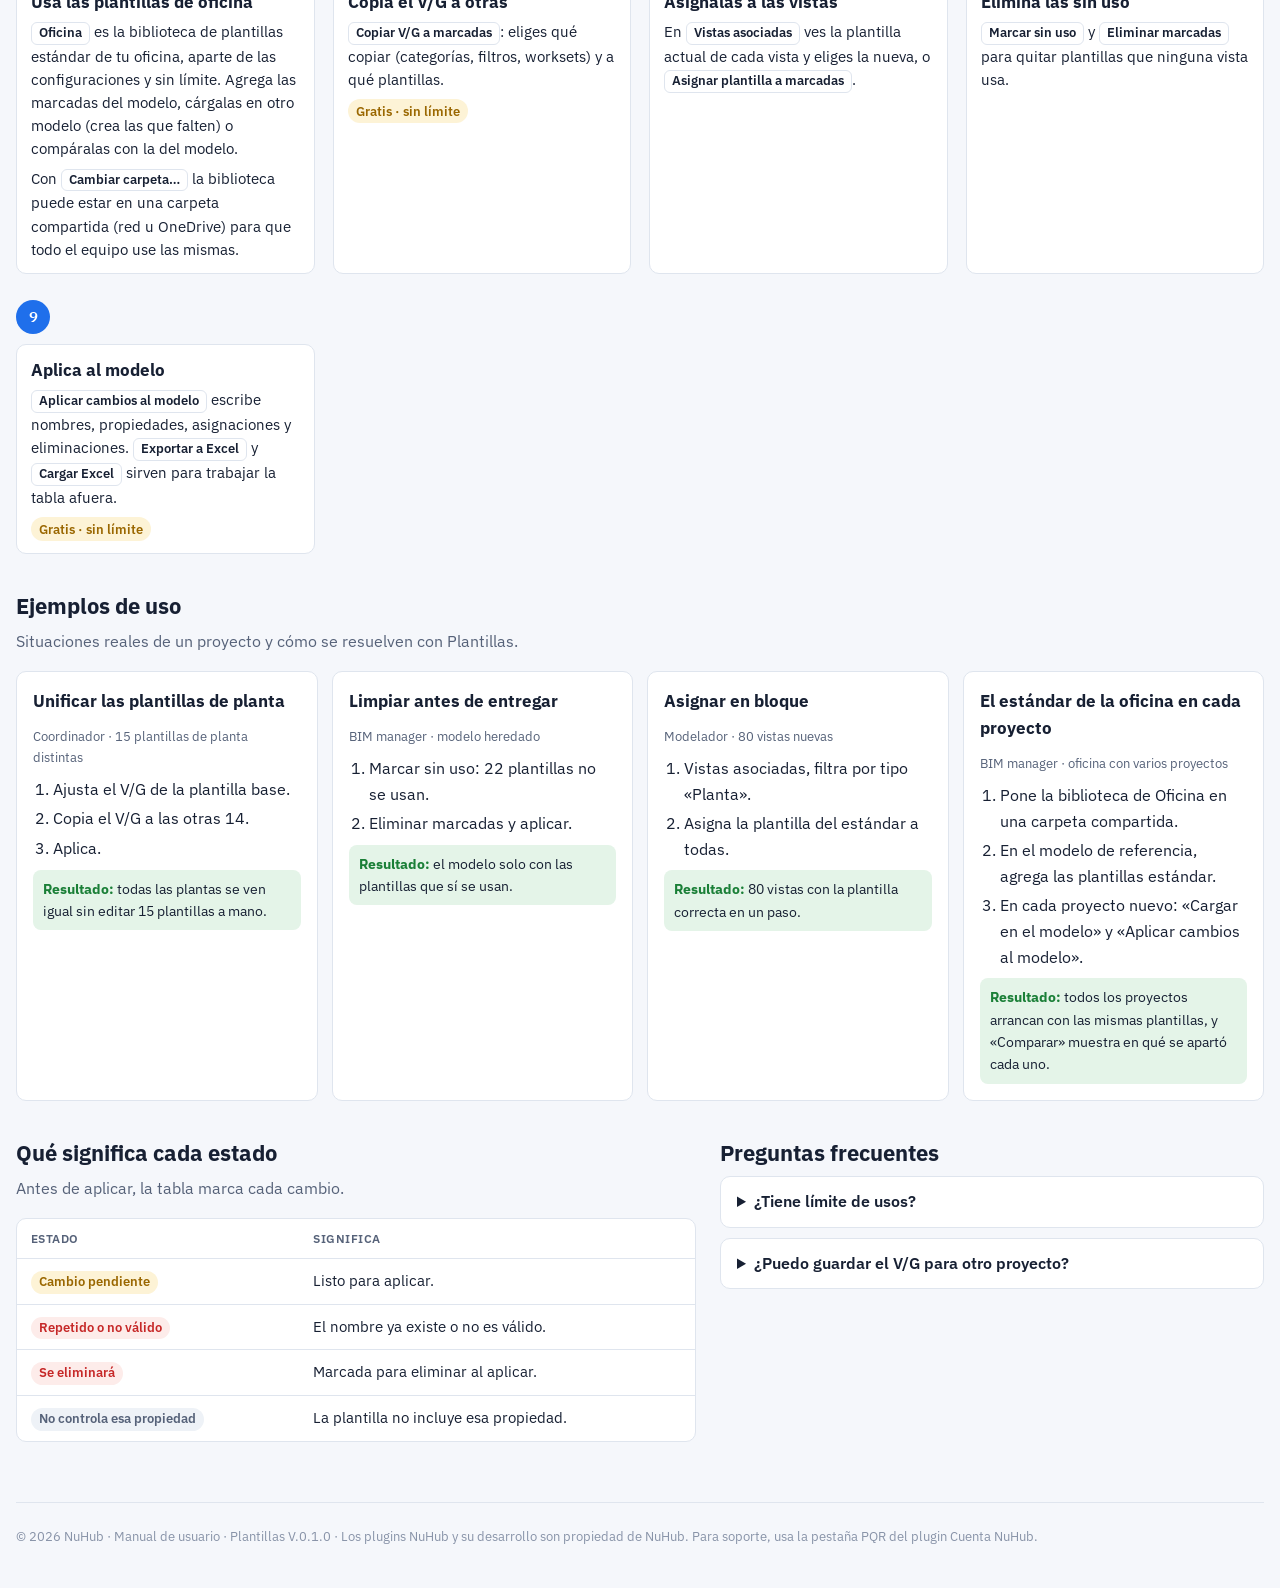
<file: plantillas/index.html>
<!doctype html>
<html lang="es">
<head>
<meta charset="utf-8">
<meta name="viewport" content="width=device-width, initial-scale=1, viewport-fit=cover">
<title>Plantillas · Manual NuHub</title>
<meta name="description" content="Cómo usar NuHub Plantillas en Revit: edita, crea, compara, copia V/G y asigna plantillas de vista en bloque, con una biblioteca de oficina.">
<link rel="preconnect" href="https://fonts.googleapis.com">
<link rel="stylesheet" href="https://fonts.googleapis.com/css2?family=IBM+Plex+Mono:wght@400;500&family=IBM+Plex+Sans:wght@400;500;600;700&display=swap">
<link rel="stylesheet" href="../estilos.css?v=20261101">
</head>
<body>
<div class="barra">
  <a class="marca" href="../"><i>N</i>Manual NuHub</a>
  <a class="volver" href="../">← Todos los plugins</a>
</div>
<main>
  <div class="arriba">
  <header>
    <div class="panel">Gestión BIM · Plantillas <em class="sello"><i>★</i> Gratis</em></div>
    <h1>Plantillas: todas las plantillas de vista en una tabla</h1>
    <p class="entrada">Plantillas reúne las plantillas de vista del modelo: sus propiedades, qué vistas las usan y su visibilidad y gráficos (V/G). Puedes crearlas, compararlas, copiar V/G de una a otras, asignarlas, borrar las que no se usan y guardar las estándar de tu oficina.</p>
  </header>
  <section class="encaja">
    <h2>Dónde encaja</h2>
    <p class="bajada">Ayuda a cumplir las reglas de vistas del BEP que revisa el Auditor.</p>
    <div class="flujo"><span class="aqui">Plantillas</span><em>→ vistas consistentes →</em><span class="">Exportadores</span></div>
  </section>
  </div>

  <section class="ficha" aria-label="Ficha rápida"><div><b>Dónde está</b>Pestaña NuHub → panel Gestión BIM → <span class="boton">Plantillas</span></div><div><b>Necesita</b>El modelo abierto</div><div><b>Precio</b>Gratis con tu cuenta NuHub · sin límite de usos</div><div><b>Entrega</b>Plantillas ordenadas y asignadas en el modelo</div></section>

  <section>
    <h2>Mapa del proceso</h2>
    <p class="bajada">De un vistazo: el recorrido y dónde se gasta la licencia. Los números son los mismos del paso a paso de abajo.</p>
    <div class="diagrama"><svg viewBox="-20 -30 1240 480" role="img" aria-label="Proceso de Plantillas: abrir, revisar las plantillas, editar V/G, copiar V/G a otras, asignar a vistas, limpiar las sin uso y aplicar."><g class="nodo" transform="translate(12.0,36.0)"><rect width="176" height="128" rx="12"/><circle class="aro" cx="88.0" cy="34" r="24"/><g transform="translate(74.2,20.2) scale(1.15)"><path class="ico" d="M4 5h16v12H4z M4 9h16 M8 21h8 M12 17v4"/></g><circle class="num" cx="22" cy="20" r="11"/><text class="num-t" x="22" y="24.5" text-anchor="middle">1</text><text class="tit" x="88.0" y="78" text-anchor="middle">Abrir el modelo</text><text class="tit" x="88.0" y="96" text-anchor="middle">y Plantillas</text><text class="sub" x="88.0" y="114" text-anchor="middle">NuHub → Gestión BIM</text></g><path class="linea-f" d="M188,100 H212"/><path class="punta" d="M0,-6 L10,0 L0,6 z" transform="translate(212,100) rotate(0)"/><g class="nodo" transform="translate(222.0,36.0)"><rect width="176" height="128" rx="12"/><circle class="aro" cx="88.0" cy="34" r="24"/><g transform="translate(74.2,20.2) scale(1.15)"><path class="ico" d="M4 4h16v16H4z M4 9h16 M9 9v11"/></g><circle class="num" cx="22" cy="20" r="11"/><text class="num-t" x="22" y="24.5" text-anchor="middle">2</text><text class="tit" x="88.0" y="78" text-anchor="middle">Revisar las</text><text class="tit" x="88.0" y="96" text-anchor="middle">plantillas</text><text class="sub" x="88.0" y="114" text-anchor="middle">Propiedades y vistas</text></g><path class="linea-f" d="M398,100 H422"/><path class="punta" d="M0,-6 L10,0 L0,6 z" transform="translate(422,100) rotate(0)"/><g class="nodo" transform="translate(432.0,36.0)"><rect width="176" height="128" rx="12"/><circle class="aro" cx="88.0" cy="34" r="24"/><g transform="translate(74.2,20.2) scale(1.15)"><path class="ico" d="M12 3l9 5-9 5-9-5z M3 13l9 5 9-5"/></g><circle class="num" cx="22" cy="20" r="11"/><text class="num-t" x="22" y="24.5" text-anchor="middle">3</text><text class="tit" x="88.0" y="78" text-anchor="middle">Editar el V/G</text><text class="sub" x="88.0" y="98" text-anchor="middle">Doble clic en el nombre</text></g><path class="linea-f" d="M608,100 H632"/><path class="punta" d="M0,-6 L10,0 L0,6 z" transform="translate(632,100) rotate(0)"/><g class="nodo" transform="translate(642.0,36.0)"><rect width="176" height="128" rx="12"/><circle class="aro" cx="88.0" cy="34" r="24"/><g transform="translate(74.2,20.2) scale(1.15)"><path class="ico" d="M7 4v16 M17 4v16 M3 8h8 M13 16h8 M9 6l2 2-2 2 M15 14l-2 2 2 2"/></g><circle class="num" cx="22" cy="20" r="11"/><text class="num-t" x="22" y="24.5" text-anchor="middle">4</text><text class="tit" x="88.0" y="78" text-anchor="middle">Comparar</text><text class="tit" x="88.0" y="96" text-anchor="middle">dos plantillas</text><text class="sub" x="88.0" y="114" text-anchor="middle">Lado a lado · diferencias</text></g><path class="linea-f" d="M818,100 H842"/><path class="punta" d="M0,-6 L10,0 L0,6 z" transform="translate(842,100) rotate(0)"/><g class="nodo" transform="translate(852.0,36.0)"><rect width="176" height="128" rx="12"/><circle class="aro" cx="88.0" cy="34" r="24"/><g transform="translate(74.2,20.2) scale(1.15)"><path class="ico" d="M12 3l9 5-9 5-9-5z M3 13l9 5 9-5"/></g><circle class="num" cx="22" cy="20" r="11"/><text class="num-t" x="22" y="24.5" text-anchor="middle">5</text><text class="tit" x="88.0" y="78" text-anchor="middle">Copiar V/G</text><text class="tit" x="88.0" y="96" text-anchor="middle">a otras</text><text class="sub" x="88.0" y="114" text-anchor="middle">A las marcadas</text><rect class="uso-r" x="114" y="-10" width="70" height="20" rx="10"/><text class="uso-t" x="149.0" y="4" text-anchor="middle">Gratis</text></g><path class="linea-f" d="M1028,100 H1120 V330 H1038"/><path class="punta" d="M0,-6 L10,0 L0,6 z" transform="translate(1038,330) rotate(180)"/><g class="nodo" transform="translate(852.0,266.0)"><rect width="176" height="128" rx="12"/><circle class="aro" cx="88.0" cy="34" r="24"/><g transform="translate(74.2,20.2) scale(1.15)"><path class="ico" d="M9 6h11 M9 12h11 M9 18h11 M4 6h1 M4 12h1 M4 18h1"/></g><circle class="num" cx="22" cy="20" r="11"/><text class="num-t" x="22" y="24.5" text-anchor="middle">6</text><text class="tit" x="88.0" y="78" text-anchor="middle">Asignar a</text><text class="tit" x="88.0" y="96" text-anchor="middle">las vistas</text><text class="sub" x="88.0" y="114" text-anchor="middle">Pestaña Vistas asociadas</text></g><path class="linea-f" d="M852,330 H828"/><path class="punta" d="M0,-6 L10,0 L0,6 z" transform="translate(828,330) rotate(180)"/><g class="nodo" transform="translate(642.0,266.0)"><rect width="176" height="128" rx="12"/><circle class="aro" cx="88.0" cy="34" r="24"/><g transform="translate(74.2,20.2) scale(1.15)"><path class="ico" d="M4 7h16 M9 7V4h6v3 M6 7l1 13h10l1-13 M10 11v6 M14 11v6"/></g><circle class="num" cx="22" cy="20" r="11"/><text class="num-t" x="22" y="24.5" text-anchor="middle">7</text><text class="tit" x="88.0" y="78" text-anchor="middle">Eliminar las</text><text class="tit" x="88.0" y="96" text-anchor="middle">sin uso</text><text class="sub" x="88.0" y="114" text-anchor="middle">Marcar sin uso</text></g><path class="linea-f" d="M642,330 H618"/><path class="punta" d="M0,-6 L10,0 L0,6 z" transform="translate(618,330) rotate(180)"/><g class="nodo" transform="translate(432.0,266.0)"><rect width="176" height="128" rx="12"/><circle class="aro" cx="88.0" cy="34" r="24"/><g transform="translate(74.2,20.2) scale(1.15)"><path class="ico" d="M7 4l13 8-13 8z"/></g><circle class="num" cx="22" cy="20" r="11"/><text class="num-t" x="22" y="24.5" text-anchor="middle">8</text><text class="tit" x="88.0" y="78" text-anchor="middle">Aplicar cambios</text><text class="tit" x="88.0" y="96" text-anchor="middle">al modelo</text><text class="sub" x="88.0" y="114" text-anchor="middle">Todo junto</text><rect class="uso-r" x="114" y="-10" width="70" height="20" rx="10"/><text class="uso-t" x="149.0" y="4" text-anchor="middle">Gratis</text></g></svg></div>
    <div class="leyenda-f">
      <span><i></i> Siguiente paso</span><span><i class="si"></i> Sí</span><span><i class="no"></i> No</span>
      <span><b class="r"></b> Decisión</span>
    </div>
  </section>

  <section>
    <h2>Paso a paso</h2>
    <p class="bajada">El detalle de cada paso del mapa: qué botón pulsar y qué pasa.</p>
    <div class="proceso"><div class="paso"><div><h3>Abre Plantillas</h3><p>Pulsa <span class="boton">Plantillas</span>. A la izquierda, los tipos de vista; a la derecha, las plantillas con sus propiedades.</p></div></div><div class="paso"><div><h3>Revisa las plantillas</h3><p>Cada fila muestra las propiedades que controla la plantilla, su nombre nuevo y cuántas vistas la usan. <span class="boton">Nueva plantilla</span> duplica una existente o la crea desde una vista.</p></div></div><div class="paso decision"><div><h3>Edita el V/G</h3><p>Doble clic en el nombre abre el V/G completo: categorías de modelo, anotación, analíticas, importadas, filtros, vínculos y worksets. <span class="boton">Modificar gráficos…</span> cambia líneas, patrones, transparencia y medio tono.</p></div></div><div class="paso"><div><h3>Compara dos plantillas</h3><p>Marca (✓) dos plantillas y pulsa <span class="boton">Comparar</span>: se abren lado a lado con sus propiedades, el V/G de categorías y filtros, worksets y vínculos. <b>Amarillo</b> es distinto y <b>azul</b> es lo que solo tiene una. Usa <span class="boton">Solo diferencias</span>, el buscador o <span class="boton">Exportar a Excel</span>. Comparar solo lee el modelo.</p></div></div><div class="paso"><div><h3>Usa las plantillas de oficina</h3><p><span class="boton">Oficina</span> es la biblioteca de plantillas estándar de tu oficina, aparte de las configuraciones y sin límite. Agrega las marcadas del modelo, cárgalas en otro modelo (crea las que falten) o compáralas con la del modelo.</p><p>Con <span class="boton">Cambiar carpeta…</span> la biblioteca puede estar en una carpeta compartida (red u OneDrive) para que todo el equipo use las mismas.</p></div></div><div class="paso"><div><h3>Copia el V/G a otras</h3><p><span class="boton">Copiar V/G a marcadas</span>: eliges qué copiar (categorías, filtros, worksets) y a qué plantillas.</p><span class="uso">Gratis · sin límite</span></div></div><div class="paso"><div><h3>Asígnalas a las vistas</h3><p>En <span class="boton">Vistas asociadas</span> ves la plantilla actual de cada vista y eliges la nueva, o <span class="boton">Asignar plantilla a marcadas</span>.</p></div></div><div class="paso"><div><h3>Elimina las sin uso</h3><p><span class="boton">Marcar sin uso</span> y <span class="boton">Eliminar marcadas</span> para quitar plantillas que ninguna vista usa.</p></div></div><div class="paso"><div><h3>Aplica al modelo</h3><p><span class="boton">Aplicar cambios al modelo</span> escribe nombres, propiedades, asignaciones y eliminaciones. <span class="boton">Exportar a Excel</span> y <span class="boton">Cargar Excel</span> sirven para trabajar la tabla afuera.</p><span class="uso">Gratis · sin límite</span></div></div></div>
  </section>

  <section>
    <h2>Ejemplos de uso</h2>
    <p class="bajada">Situaciones reales de un proyecto y cómo se resuelven con Plantillas.</p>
    <div class="ejemplos"><article class="ejemplo"><h3>Unificar las plantillas de planta</h3><p class="quien">Coordinador · 15 plantillas de planta distintas</p><ol><li>Ajusta el V/G de la plantilla base.</li><li>Copia el V/G a las otras 14.</li><li>Aplica.</li></ol><p class="resultado"><b>Resultado:</b> todas las plantas se ven igual sin editar 15 plantillas a mano.</p></article><article class="ejemplo"><h3>Limpiar antes de entregar</h3><p class="quien">BIM manager · modelo heredado</p><ol><li>Marcar sin uso: 22 plantillas no se usan.</li><li>Eliminar marcadas y aplicar.</li></ol><p class="resultado"><b>Resultado:</b> el modelo solo con las plantillas que sí se usan.</p></article><article class="ejemplo"><h3>Asignar en bloque</h3><p class="quien">Modelador · 80 vistas nuevas</p><ol><li>Vistas asociadas, filtra por tipo «Planta».</li><li>Asigna la plantilla del estándar a todas.</li></ol><p class="resultado"><b>Resultado:</b> 80 vistas con la plantilla correcta en un paso.</p></article><article class="ejemplo"><h3>El estándar de la oficina en cada proyecto</h3><p class="quien">BIM manager · oficina con varios proyectos</p><ol><li>Pone la biblioteca de Oficina en una carpeta compartida.</li><li>En el modelo de referencia, agrega las plantillas estándar.</li><li>En cada proyecto nuevo: «Cargar en el modelo» y «Aplicar cambios al modelo».</li></ol><p class="resultado"><b>Resultado:</b> todos los proyectos arrancan con las mismas plantillas, y «Comparar» muestra en qué se apartó cada uno.</p></article></div>
  </section>

  <div class="dos">
  <section><h2>Qué significa cada estado</h2><p class="bajada">Antes de aplicar, la tabla marca cada cambio.</p><div class="tabla"><table><thead><tr><th>Estado</th><th>Significa</th></tr></thead><tbody><tr><td><span class="estado noexiste">Cambio pendiente</span></td><td>Listo para aplicar.</td></tr><tr><td><span class="estado pendiente">Repetido o no válido</span></td><td>El nombre ya existe o no es válido.</td></tr><tr><td><span class="estado pendiente">Se eliminará</span></td><td>Marcada para eliminar al aplicar.</td></tr><tr><td><span class="estado noaplica">No controla esa propiedad</span></td><td>La plantilla no incluye esa propiedad.</td></tr></tbody></table></div></section>
  <section><h2>Preguntas frecuentes</h2><div class="preguntas"><details><summary>¿Tiene límite de usos?</summary><p>No. Plantillas es gratis con tu cuenta NuHub: solo necesitas iniciar sesión en Cuenta NuHub (y tener internet).</p></details><details><summary>¿Puedo guardar el V/G para otro proyecto?</summary><p>Sí: en la ventana del V/G, «Guardar V/G» y luego «Cargarle configuraciones de V/G» en el otro modelo.</p></details></div></section>
  </div>
</main>
<footer>© 2026 NuHub · Manual de usuario · Plantillas V.0.1.0 · Los plugins NuHub y su desarrollo son propiedad de NuHub. Para soporte, usa la pestaña PQR del plugin Cuenta NuHub.</footer>
</body>
</html>
</file>
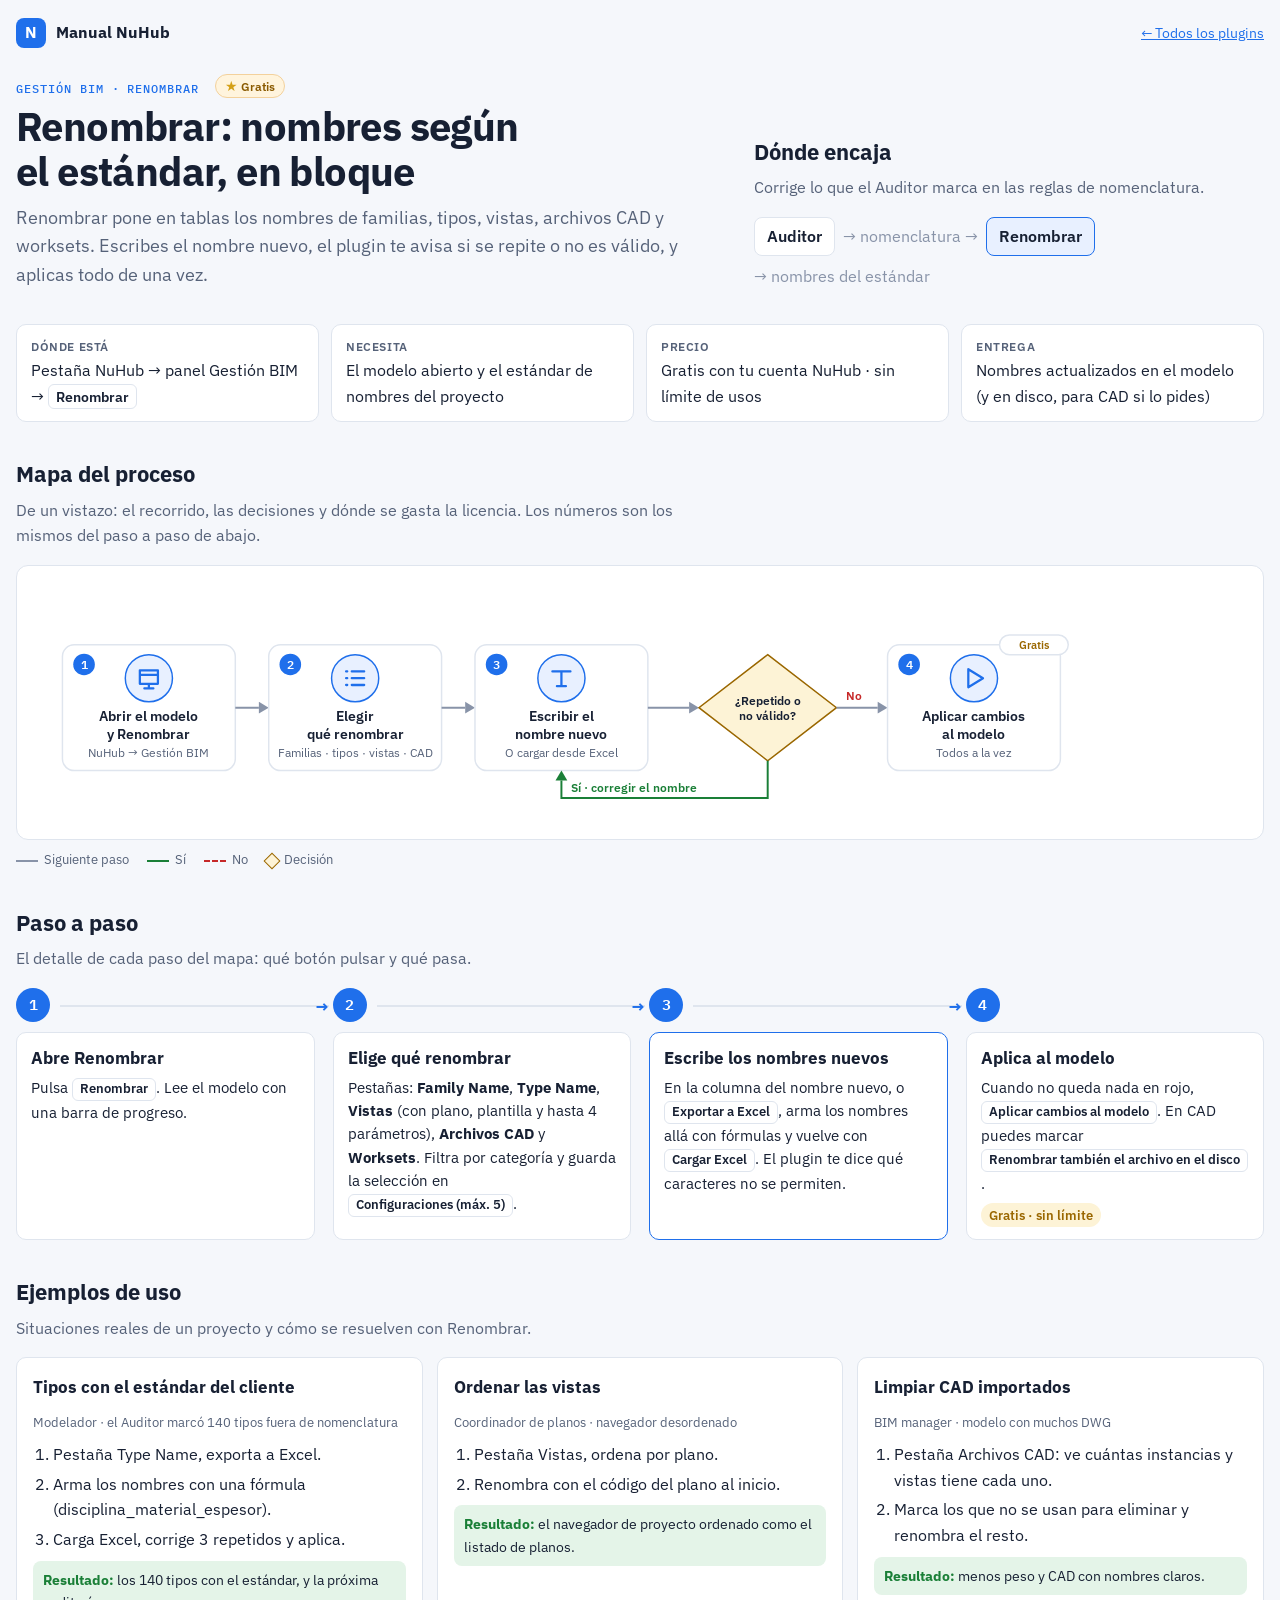
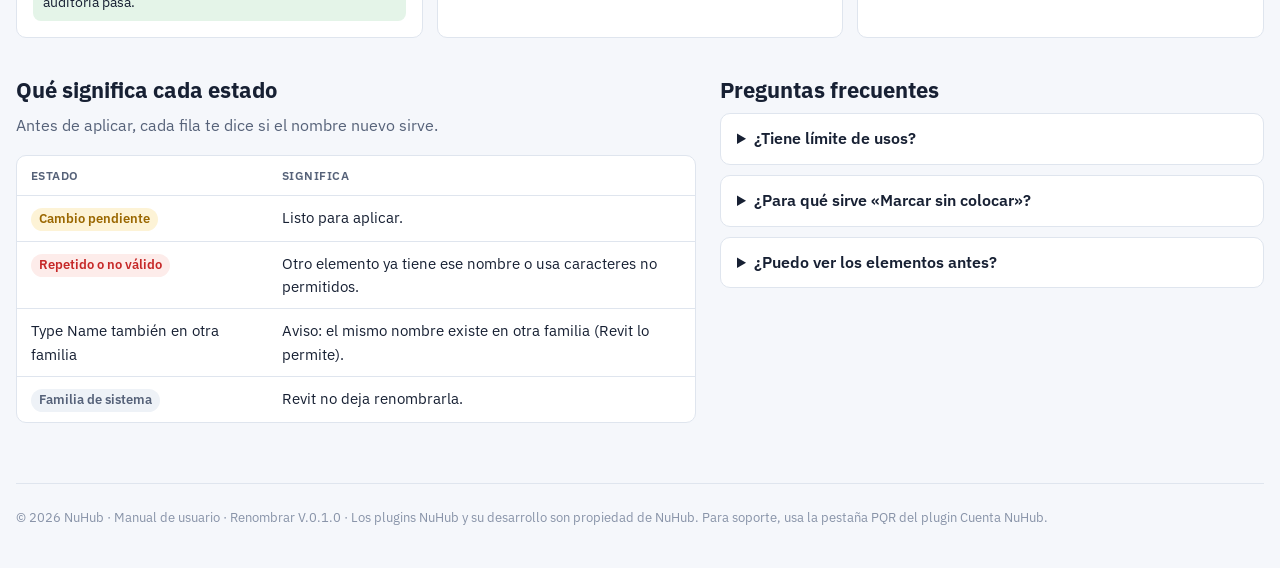
<file: renombrar/index.html>
<!doctype html>
<html lang="es">
<head>
<meta charset="utf-8">
<meta name="viewport" content="width=device-width, initial-scale=1, viewport-fit=cover">
<title>Renombrar · Manual NuHub</title>
<meta name="description" content="Cómo usar NuHub Renombrar en Revit: renombra familias, tipos, vistas, archivos CAD y worksets en una tabla o desde Excel.">
<link rel="preconnect" href="https://fonts.googleapis.com">
<link rel="stylesheet" href="https://fonts.googleapis.com/css2?family=IBM+Plex+Mono:wght@400;500&family=IBM+Plex+Sans:wght@400;500;600;700&display=swap">
<link rel="stylesheet" href="../estilos.css?v=20261101">
</head>
<body>
<div class="barra">
  <a class="marca" href="../"><i>N</i>Manual NuHub</a>
  <a class="volver" href="../">← Todos los plugins</a>
</div>
<main>
  <div class="arriba">
  <header>
    <div class="panel">Gestión BIM · Renombrar <em class="sello"><i>★</i> Gratis</em></div>
    <h1>Renombrar: nombres según el estándar, en bloque</h1>
    <p class="entrada">Renombrar pone en tablas los nombres de familias, tipos, vistas, archivos CAD y worksets. Escribes el nombre nuevo, el plugin te avisa si se repite o no es válido, y aplicas todo de una vez.</p>
  </header>
  <section class="encaja">
    <h2>Dónde encaja</h2>
    <p class="bajada">Corrige lo que el Auditor marca en las reglas de nomenclatura.</p>
    <div class="flujo"><span class="">Auditor</span><em>→ nomenclatura →</em><span class="aqui">Renombrar</span><em>→ nombres del estándar</em></div>
  </section>
  </div>

  <section class="ficha" aria-label="Ficha rápida"><div><b>Dónde está</b>Pestaña NuHub → panel Gestión BIM → <span class="boton">Renombrar</span></div><div><b>Necesita</b>El modelo abierto y el estándar de nombres del proyecto</div><div><b>Precio</b>Gratis con tu cuenta NuHub · sin límite de usos</div><div><b>Entrega</b>Nombres actualizados en el modelo (y en disco, para CAD si lo pides)</div></section>

  <section>
    <h2>Mapa del proceso</h2>
    <p class="bajada">De un vistazo: el recorrido, las decisiones y dónde se gasta la licencia. Los números son los mismos del paso a paso de abajo.</p>
    <div class="diagrama"><svg viewBox="-20 -30 1240 250" role="img" aria-label="Proceso de Renombrar: abrir, elegir la pestaña, escribir los nombres nuevos o cargar Excel, revisar los estados y aplicar."><g class="nodo" transform="translate(12.0,36.0)"><rect width="176" height="128" rx="12"/><circle class="aro" cx="88.0" cy="34" r="24"/><g transform="translate(74.2,20.2) scale(1.15)"><path class="ico" d="M4 5h16v12H4z M4 9h16 M8 21h8 M12 17v4"/></g><circle class="num" cx="22" cy="20" r="11"/><text class="num-t" x="22" y="24.5" text-anchor="middle">1</text><text class="tit" x="88.0" y="78" text-anchor="middle">Abrir el modelo</text><text class="tit" x="88.0" y="96" text-anchor="middle">y Renombrar</text><text class="sub" x="88.0" y="114" text-anchor="middle">NuHub → Gestión BIM</text></g><path class="linea-f" d="M188,100 H212"/><path class="punta" d="M0,-6 L10,0 L0,6 z" transform="translate(212,100) rotate(0)"/><g class="nodo" transform="translate(222.0,36.0)"><rect width="176" height="128" rx="12"/><circle class="aro" cx="88.0" cy="34" r="24"/><g transform="translate(74.2,20.2) scale(1.15)"><path class="ico" d="M9 6h11 M9 12h11 M9 18h11 M4 6h1 M4 12h1 M4 18h1"/></g><circle class="num" cx="22" cy="20" r="11"/><text class="num-t" x="22" y="24.5" text-anchor="middle">2</text><text class="tit" x="88.0" y="78" text-anchor="middle">Elegir</text><text class="tit" x="88.0" y="96" text-anchor="middle">qué renombrar</text><text class="sub" x="88.0" y="114" text-anchor="middle">Familias · tipos · vistas · CAD</text></g><path class="linea-f" d="M398,100 H422"/><path class="punta" d="M0,-6 L10,0 L0,6 z" transform="translate(422,100) rotate(0)"/><g class="nodo" transform="translate(432.0,36.0)"><rect width="176" height="128" rx="12"/><circle class="aro" cx="88.0" cy="34" r="24"/><g transform="translate(74.2,20.2) scale(1.15)"><path class="ico" d="M4 6h16 M12 6v13 M8 19h8"/></g><circle class="num" cx="22" cy="20" r="11"/><text class="num-t" x="22" y="24.5" text-anchor="middle">3</text><text class="tit" x="88.0" y="78" text-anchor="middle">Escribir el</text><text class="tit" x="88.0" y="96" text-anchor="middle">nombre nuevo</text><text class="sub" x="88.0" y="114" text-anchor="middle">O cargar desde Excel</text></g><path class="linea-f" d="M608,100 H650"/><path class="punta" d="M0,-6 L10,0 L0,6 z" transform="translate(650,100) rotate(0)"/><polygon class="rombo" points="730,46 800,100 730,154 660,100"/><text class="rombo-t" x="730" y="97" text-anchor="middle">¿Repetido o</text><text class="rombo-t" x="730" y="113" text-anchor="middle">no válido?</text><path class="linea-si" d="M730,154 V192 H520 V174"/><path class="punta-si" d="M0,-6 L10,0 L0,6 z" transform="translate(520,174) rotate(-90)"/><text class="etq si" x="530" y="186">Sí · corregir el nombre</text><path class="linea-f" d="M800,100 H842"/><path class="punta" d="M0,-6 L10,0 L0,6 z" transform="translate(842,100) rotate(0)"/><text class="etq no" x="810" y="92">No</text><g class="nodo" transform="translate(852.0,36.0)"><rect width="176" height="128" rx="12"/><circle class="aro" cx="88.0" cy="34" r="24"/><g transform="translate(74.2,20.2) scale(1.15)"><path class="ico" d="M7 4l13 8-13 8z"/></g><circle class="num" cx="22" cy="20" r="11"/><text class="num-t" x="22" y="24.5" text-anchor="middle">4</text><text class="tit" x="88.0" y="78" text-anchor="middle">Aplicar cambios</text><text class="tit" x="88.0" y="96" text-anchor="middle">al modelo</text><text class="sub" x="88.0" y="114" text-anchor="middle">Todos a la vez</text><rect class="uso-r" x="114" y="-10" width="70" height="20" rx="10"/><text class="uso-t" x="149.0" y="4" text-anchor="middle">Gratis</text></g></svg></div>
    <div class="leyenda-f">
      <span><i></i> Siguiente paso</span><span><i class="si"></i> Sí</span><span><i class="no"></i> No</span>
      <span><b class="r"></b> Decisión</span>
    </div>
  </section>

  <section>
    <h2>Paso a paso</h2>
    <p class="bajada">El detalle de cada paso del mapa: qué botón pulsar y qué pasa.</p>
    <div class="proceso"><div class="paso"><div><h3>Abre Renombrar</h3><p>Pulsa <span class="boton">Renombrar</span>. Lee el modelo con una barra de progreso.</p></div></div><div class="paso"><div><h3>Elige qué renombrar</h3><p>Pestañas: <b>Family Name</b>, <b>Type Name</b>, <b>Vistas</b> (con plano, plantilla y hasta 4 parámetros), <b>Archivos CAD</b> y <b>Worksets</b>. Filtra por categoría y guarda la selección en <span class="boton">Configuraciones (máx. 5)</span>.</p></div></div><div class="paso decision"><div><h3>Escribe los nombres nuevos</h3><p>En la columna del nombre nuevo, o <span class="boton">Exportar a Excel</span>, arma los nombres allá con fórmulas y vuelve con <span class="boton">Cargar Excel</span>. El plugin te dice qué caracteres no se permiten.</p></div></div><div class="paso"><div><h3>Aplica al modelo</h3><p>Cuando no queda nada en rojo, <span class="boton">Aplicar cambios al modelo</span>. En CAD puedes marcar <span class="boton">Renombrar también el archivo en el disco</span>.</p><span class="uso">Gratis · sin límite</span></div></div></div>
  </section>

  <section>
    <h2>Ejemplos de uso</h2>
    <p class="bajada">Situaciones reales de un proyecto y cómo se resuelven con Renombrar.</p>
    <div class="ejemplos"><article class="ejemplo"><h3>Tipos con el estándar del cliente</h3><p class="quien">Modelador · el Auditor marcó 140 tipos fuera de nomenclatura</p><ol><li>Pestaña Type Name, exporta a Excel.</li><li>Arma los nombres con una fórmula (disciplina_material_espesor).</li><li>Carga Excel, corrige 3 repetidos y aplica.</li></ol><p class="resultado"><b>Resultado:</b> los 140 tipos con el estándar, y la próxima auditoría pasa.</p></article><article class="ejemplo"><h3>Ordenar las vistas</h3><p class="quien">Coordinador de planos · navegador desordenado</p><ol><li>Pestaña Vistas, ordena por plano.</li><li>Renombra con el código del plano al inicio.</li></ol><p class="resultado"><b>Resultado:</b> el navegador de proyecto ordenado como el listado de planos.</p></article><article class="ejemplo"><h3>Limpiar CAD importados</h3><p class="quien">BIM manager · modelo con muchos DWG</p><ol><li>Pestaña Archivos CAD: ve cuántas instancias y vistas tiene cada uno.</li><li>Marca los que no se usan para eliminar y renombra el resto.</li></ol><p class="resultado"><b>Resultado:</b> menos peso y CAD con nombres claros.</p></article></div>
  </section>

  <div class="dos">
  <section><h2>Qué significa cada estado</h2><p class="bajada">Antes de aplicar, cada fila te dice si el nombre nuevo sirve.</p><div class="tabla"><table><thead><tr><th>Estado</th><th>Significa</th></tr></thead><tbody><tr><td><span class="estado noexiste">Cambio pendiente</span></td><td>Listo para aplicar.</td></tr><tr><td><span class="estado pendiente">Repetido o no válido</span></td><td>Otro elemento ya tiene ese nombre o usa caracteres no permitidos.</td></tr><tr><td>Type Name también en otra familia</td><td>Aviso: el mismo nombre existe en otra familia (Revit lo permite).</td></tr><tr><td><span class="estado noaplica">Familia de sistema</span></td><td>Revit no deja renombrarla.</td></tr></tbody></table></div></section>
  <section><h2>Preguntas frecuentes</h2><div class="preguntas"><details><summary>¿Tiene límite de usos?</summary><p>No. Renombrar es gratis con tu cuenta NuHub: solo necesitas iniciar sesión en Cuenta NuHub (y tener internet).</p></details><details><summary>¿Para qué sirve «Marcar sin colocar»?</summary><p>Marca los tipos que no tienen ejemplares en el modelo, para revisarlos o limpiarlos.</p></details><details><summary>¿Puedo ver los elementos antes?</summary><p>Sí: «Crear vista 3D» con los marcados, con un sufijo como «Por renombrar».</p></details></div></section>
  </div>
</main>
<footer>© 2026 NuHub · Manual de usuario · Renombrar V.0.1.0 · Los plugins NuHub y su desarrollo son propiedad de NuHub. Para soporte, usa la pestaña PQR del plugin Cuenta NuHub.</footer>
</body>
</html>
</file>
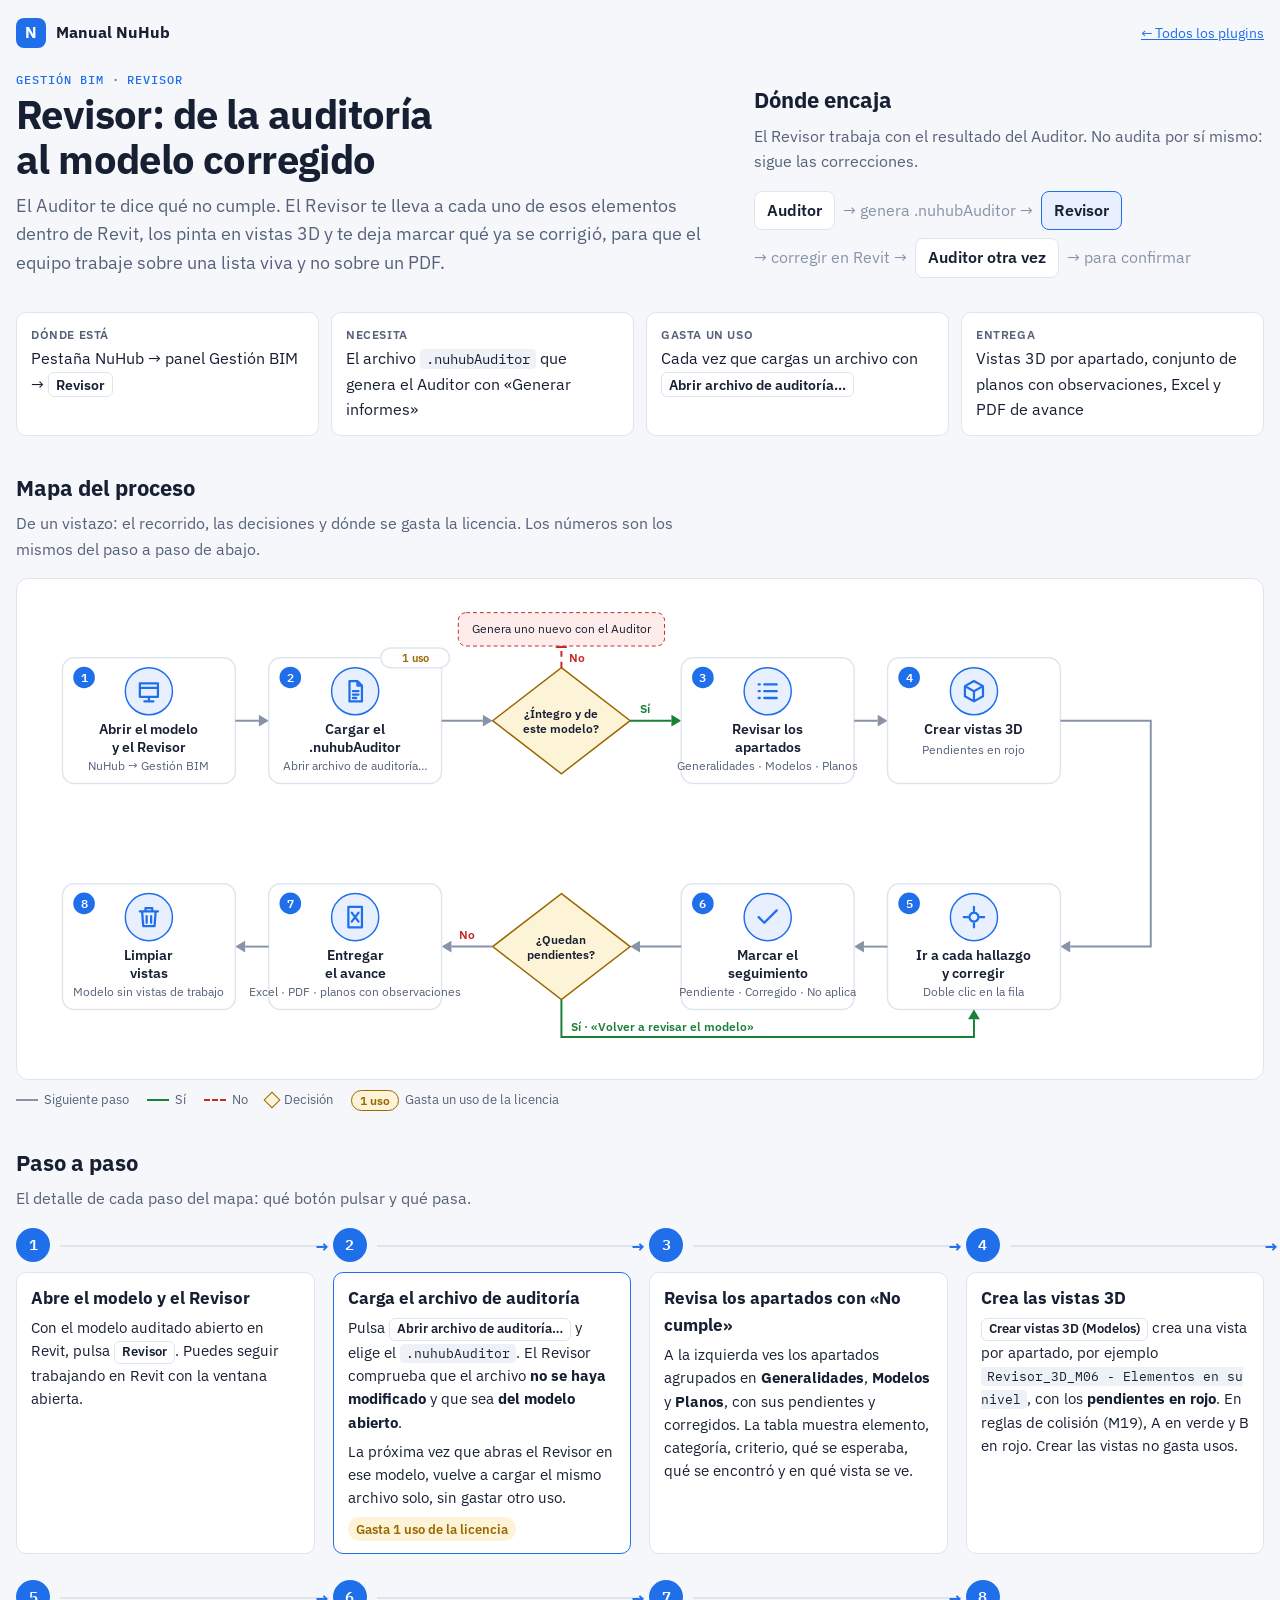
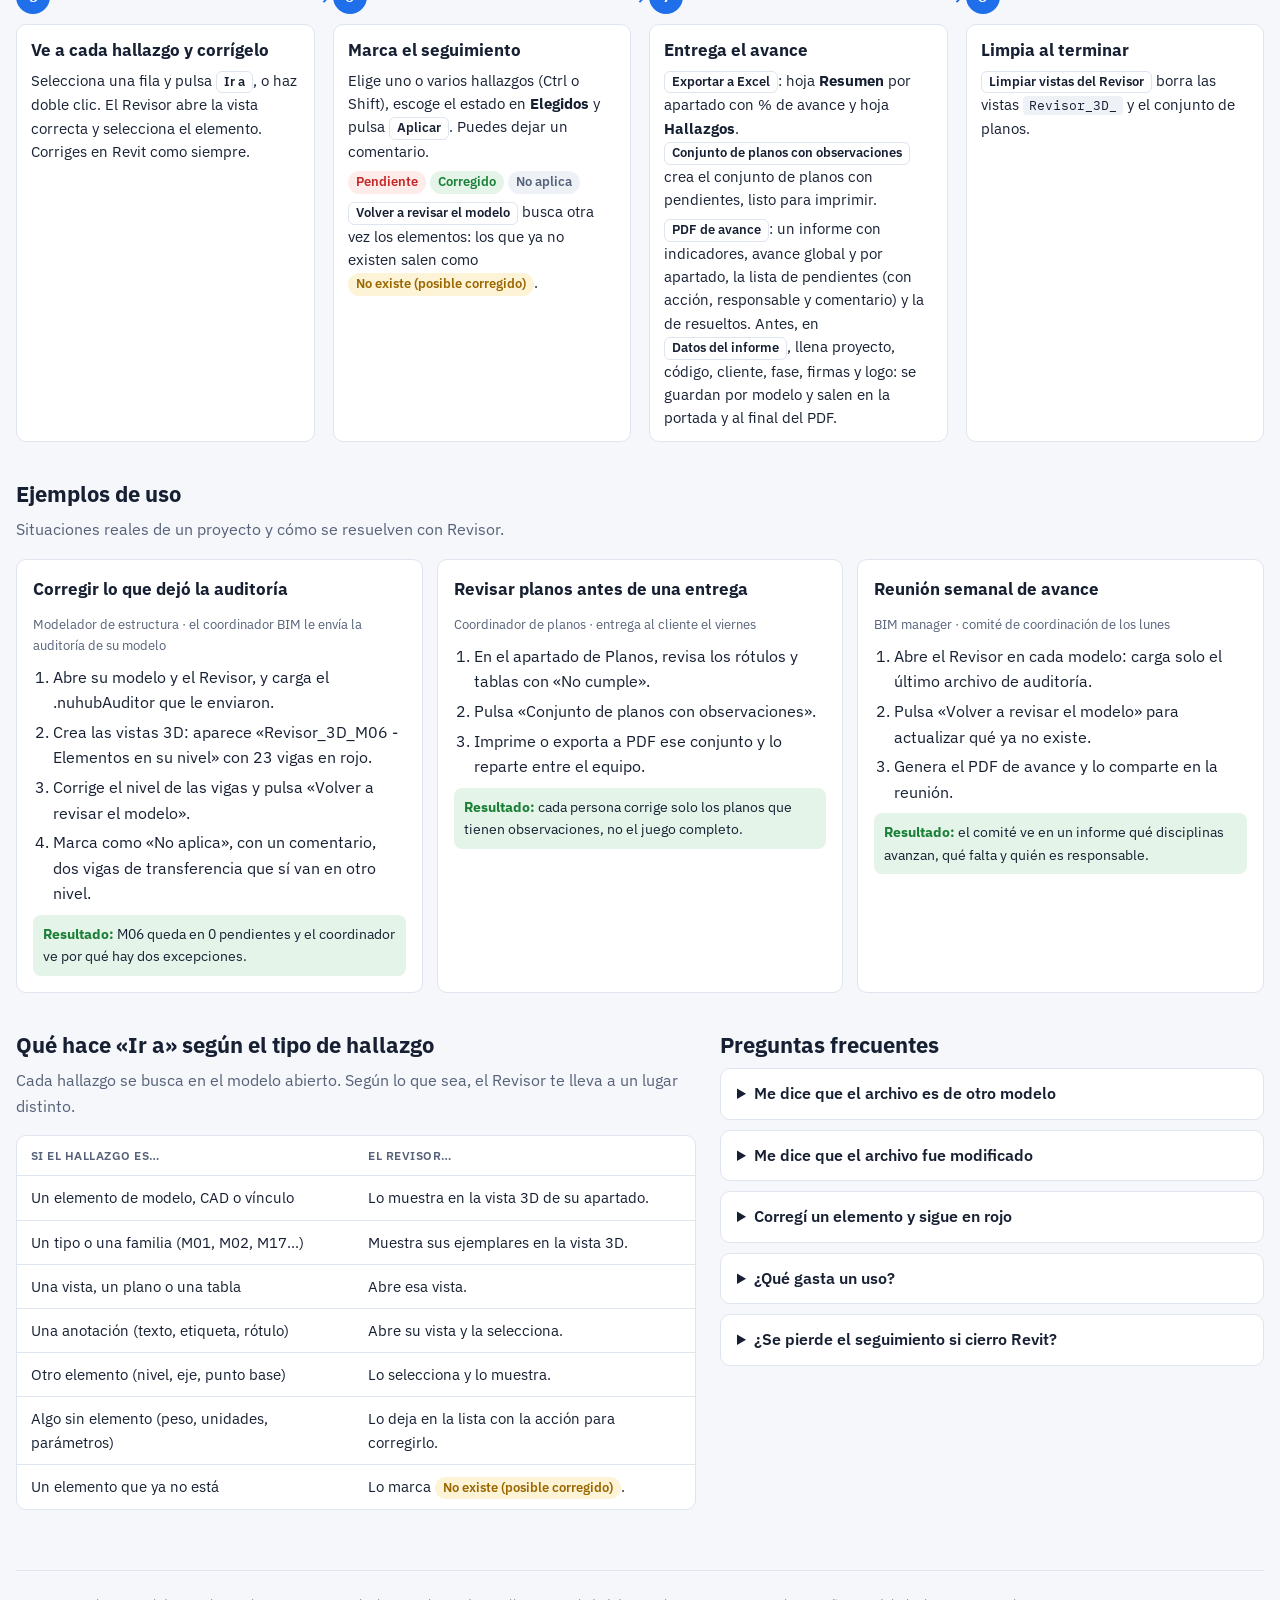
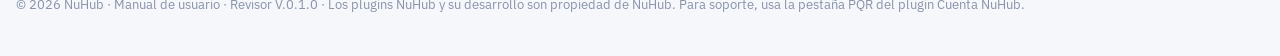
<file: revisor/index.html>
<!doctype html>
<html lang="es">
<head>
<meta charset="utf-8">
<meta name="viewport" content="width=device-width, initial-scale=1, viewport-fit=cover">
<title>Revisor · Manual NuHub</title>
<meta name="description" content="Cómo usar NuHub Revisor en Revit: lleva al modelo los «No cumple» del Auditor, crea vistas 3D por apartado y hace el seguimiento de las correcciones.">
<link rel="preconnect" href="https://fonts.googleapis.com">
<link rel="stylesheet" href="https://fonts.googleapis.com/css2?family=IBM+Plex+Mono:wght@400;500&family=IBM+Plex+Sans:wght@400;500;600;700&display=swap">
<link rel="stylesheet" href="../estilos.css?v=20261101">
</head>
<body>
<div class="barra">
  <a class="marca" href="../"><i>N</i>Manual NuHub</a>
  <a class="volver" href="../">← Todos los plugins</a>
</div>
<main>
  <div class="arriba">
  <header>
    <div class="panel">Gestión BIM · Revisor</div>
    <h1>Revisor: de la auditoría al modelo corregido</h1>
    <p class="entrada">El Auditor te dice qué no cumple. El Revisor te lleva a cada uno de esos elementos dentro de Revit, los pinta en vistas 3D y te deja marcar qué ya se corrigió, para que el equipo trabaje sobre una lista viva y no sobre un PDF.</p>
  </header>
  <section class="encaja">
    <h2>Dónde encaja</h2>
    <p class="bajada">El Revisor trabaja con el resultado del Auditor. No audita por sí mismo: sigue las correcciones.</p>
    <div class="flujo"><span class="">Auditor</span><em>→ genera .nuhubAuditor →</em><span class="aqui">Revisor</span><em>→ corregir en Revit →</em><span class="">Auditor otra vez</span><em>→ para confirmar</em></div>
  </section>
  </div>

  <section class="ficha" aria-label="Ficha rápida"><div><b>Dónde está</b>Pestaña NuHub → panel Gestión BIM → <span class="boton">Revisor</span></div><div><b>Necesita</b>El archivo <code>.nuhubAuditor</code> que genera el Auditor con «Generar informes»</div><div><b>Gasta un uso</b>Cada vez que cargas un archivo con <span class="boton">Abrir archivo de auditoría…</span></div><div><b>Entrega</b>Vistas 3D por apartado, conjunto de planos con observaciones, Excel y PDF de avance</div></section>

  <section>
    <h2>Mapa del proceso</h2>
    <p class="bajada">De un vistazo: el recorrido, las decisiones y dónde se gasta la licencia. Los números son los mismos del paso a paso de abajo.</p>
    <div class="diagrama"><svg viewBox="-20 -30 1240 480" role="img" aria-label="Proceso del Revisor: abrir, cargar el archivo de auditoría (gasta un uso), comprobar que es íntegro y del modelo, revisar apartados, crear vistas 3D, ir a cada hallazgo y corregir, marcar el seguimiento, repetir mientras queden pendientes, entregar el avance y limpiar las vistas."><g class="nodo" transform="translate(12.0,36.0)"><rect width="176" height="128" rx="12"/><circle class="aro" cx="88.0" cy="34" r="24"/><g transform="translate(74.2,20.2) scale(1.15)"><path class="ico" d="M4 5h16v12H4z M4 9h16 M8 21h8 M12 17v4"/></g><circle class="num" cx="22" cy="20" r="11"/><text class="num-t" x="22" y="24.5" text-anchor="middle">1</text><text class="tit" x="88.0" y="78" text-anchor="middle">Abrir el modelo</text><text class="tit" x="88.0" y="96" text-anchor="middle">y el Revisor</text><text class="sub" x="88.0" y="114" text-anchor="middle">NuHub → Gestión BIM</text></g><path class="linea-f" d="M188,100 H212"/><path class="punta" d="M0,-6 L10,0 L0,6 z" transform="translate(212,100) rotate(0)"/><g class="nodo" transform="translate(222.0,36.0)"><rect width="176" height="128" rx="12"/><circle class="aro" cx="88.0" cy="34" r="24"/><g transform="translate(74.2,20.2) scale(1.15)"><path class="ico" d="M7 3h7l4 4v14H7z M14 3v4h4 M10 12h5 M10 15h5 M10 18h3"/></g><circle class="num" cx="22" cy="20" r="11"/><text class="num-t" x="22" y="24.5" text-anchor="middle">2</text><text class="tit" x="88.0" y="78" text-anchor="middle">Cargar el</text><text class="tit" x="88.0" y="96" text-anchor="middle">.nuhubAuditor</text><text class="sub" x="88.0" y="114" text-anchor="middle">Abrir archivo de auditoría…</text><rect class="uso-r" x="114" y="-10" width="70" height="20" rx="10"/><text class="uso-t" x="149.0" y="4" text-anchor="middle">1 uso</text></g><path class="linea-f" d="M398,100 H440"/><path class="punta" d="M0,-6 L10,0 L0,6 z" transform="translate(440,100) rotate(0)"/><polygon class="rombo" points="520,46 590,100 520,154 450,100"/><text class="rombo-t" x="520" y="97" text-anchor="middle">¿Íntegro y de</text><text class="rombo-t" x="520" y="113" text-anchor="middle">este modelo?</text><path class="linea-no" d="M520,46 V26"/><path class="punta-no" d="M0,-6 L10,0 L0,6 z" transform="translate(520,26) rotate(-90)"/><text class="etq no" x="528" y="40">No</text><g class="nota"><rect x="415" y="-10" width="210" height="34" rx="8"/><text x="520" y="11" text-anchor="middle">Genera uno nuevo con el Auditor</text></g><path class="linea-si" d="M590,100 H632"/><path class="punta-si" d="M0,-6 L10,0 L0,6 z" transform="translate(632,100) rotate(0)"/><text class="etq si" x="600" y="92">Sí</text><g class="nodo" transform="translate(642.0,36.0)"><rect width="176" height="128" rx="12"/><circle class="aro" cx="88.0" cy="34" r="24"/><g transform="translate(74.2,20.2) scale(1.15)"><path class="ico" d="M9 6h11 M9 12h11 M9 18h11 M4 6h1 M4 12h1 M4 18h1"/></g><circle class="num" cx="22" cy="20" r="11"/><text class="num-t" x="22" y="24.5" text-anchor="middle">3</text><text class="tit" x="88.0" y="78" text-anchor="middle">Revisar los</text><text class="tit" x="88.0" y="96" text-anchor="middle">apartados</text><text class="sub" x="88.0" y="114" text-anchor="middle">Generalidades · Modelos · Planos</text></g><path class="linea-f" d="M818,100 H842"/><path class="punta" d="M0,-6 L10,0 L0,6 z" transform="translate(842,100) rotate(0)"/><g class="nodo" transform="translate(852.0,36.0)"><rect width="176" height="128" rx="12"/><circle class="aro" cx="88.0" cy="34" r="24"/><g transform="translate(74.2,20.2) scale(1.15)"><path class="ico" d="M12 3l8 4.5v9L12 21l-8-4.5v-9z M12 12l8-4.5 M12 12v9 M12 12L4 7.5"/></g><circle class="num" cx="22" cy="20" r="11"/><text class="num-t" x="22" y="24.5" text-anchor="middle">4</text><text class="tit" x="88.0" y="78" text-anchor="middle">Crear vistas 3D</text><text class="sub" x="88.0" y="98" text-anchor="middle">Pendientes en rojo</text></g><path class="linea-f" d="M1028,100 H1120 V330 H1038"/><path class="punta" d="M0,-6 L10,0 L0,6 z" transform="translate(1038,330) rotate(180)"/><g class="nodo" transform="translate(852.0,266.0)"><rect width="176" height="128" rx="12"/><circle class="aro" cx="88.0" cy="34" r="24"/><g transform="translate(74.2,20.2) scale(1.15)"><path class="ico" d="M12 3v4 M12 17v4 M3 12h4 M17 12h4 M12 8a4 4 0 1 0 0.01 0z"/></g><circle class="num" cx="22" cy="20" r="11"/><text class="num-t" x="22" y="24.5" text-anchor="middle">5</text><text class="tit" x="88.0" y="78" text-anchor="middle">Ir a cada hallazgo</text><text class="tit" x="88.0" y="96" text-anchor="middle">y corregir</text><text class="sub" x="88.0" y="114" text-anchor="middle">Doble clic en la fila</text></g><path class="linea-f" d="M852,330 H828"/><path class="punta" d="M0,-6 L10,0 L0,6 z" transform="translate(828,330) rotate(180)"/><g class="nodo" transform="translate(642.0,266.0)"><rect width="176" height="128" rx="12"/><circle class="aro" cx="88.0" cy="34" r="24"/><g transform="translate(74.2,20.2) scale(1.15)"><path class="ico" d="M4 12l5 5L20 6"/></g><circle class="num" cx="22" cy="20" r="11"/><text class="num-t" x="22" y="24.5" text-anchor="middle">6</text><text class="tit" x="88.0" y="78" text-anchor="middle">Marcar el</text><text class="tit" x="88.0" y="96" text-anchor="middle">seguimiento</text><text class="sub" x="88.0" y="114" text-anchor="middle">Pendiente · Corregido · No aplica</text></g><path class="linea-f" d="M642,330 H600"/><path class="punta" d="M0,-6 L10,0 L0,6 z" transform="translate(600,330) rotate(180)"/><polygon class="rombo" points="520,276 590,330 520,384 450,330"/><text class="rombo-t" x="520" y="327" text-anchor="middle">¿Quedan</text><text class="rombo-t" x="520" y="343" text-anchor="middle">pendientes?</text><path class="linea-si" d="M520,384 V422 H940 V404"/><path class="punta-si" d="M0,-6 L10,0 L0,6 z" transform="translate(940,404) rotate(-90)"/><text class="etq si" x="530" y="416">Sí · «Volver a revisar el modelo»</text><path class="linea-f" d="M450,330 H408"/><path class="punta" d="M0,-6 L10,0 L0,6 z" transform="translate(408,330) rotate(180)"/><text class="etq no" x="416" y="322">No</text><g class="nodo" transform="translate(222.0,266.0)"><rect width="176" height="128" rx="12"/><circle class="aro" cx="88.0" cy="34" r="24"/><g transform="translate(74.2,20.2) scale(1.15)"><path class="ico" d="M6 3h12v18H6z M9 8l6 8 M15 8l-6 8"/></g><circle class="num" cx="22" cy="20" r="11"/><text class="num-t" x="22" y="24.5" text-anchor="middle">7</text><text class="tit" x="88.0" y="78" text-anchor="middle">Entregar</text><text class="tit" x="88.0" y="96" text-anchor="middle">el avance</text><text class="sub" x="88.0" y="114" text-anchor="middle">Excel · PDF · planos con observaciones</text></g><path class="linea-f" d="M222,330 H198"/><path class="punta" d="M0,-6 L10,0 L0,6 z" transform="translate(198,330) rotate(180)"/><g class="nodo" transform="translate(12.0,266.0)"><rect width="176" height="128" rx="12"/><circle class="aro" cx="88.0" cy="34" r="24"/><g transform="translate(74.2,20.2) scale(1.15)"><path class="ico" d="M4 7h16 M9 7V4h6v3 M6 7l1 13h10l1-13 M10 11v6 M14 11v6"/></g><circle class="num" cx="22" cy="20" r="11"/><text class="num-t" x="22" y="24.5" text-anchor="middle">8</text><text class="tit" x="88.0" y="78" text-anchor="middle">Limpiar</text><text class="tit" x="88.0" y="96" text-anchor="middle">vistas</text><text class="sub" x="88.0" y="114" text-anchor="middle">Modelo sin vistas de trabajo</text></g></svg></div>
    <div class="leyenda-f">
      <span><i></i> Siguiente paso</span><span><i class="si"></i> Sí</span><span><i class="no"></i> No</span>
      <span><b class="r"></b> Decisión</span><span><span class="paso-uso">1 uso</span> Gasta un uso de la licencia</span>
    </div>
  </section>

  <section>
    <h2>Paso a paso</h2>
    <p class="bajada">El detalle de cada paso del mapa: qué botón pulsar y qué pasa.</p>
    <div class="proceso"><div class="paso"><div><h3>Abre el modelo y el Revisor</h3><p>Con el modelo auditado abierto en Revit, pulsa <span class="boton">Revisor</span>. Puedes seguir trabajando en Revit con la ventana abierta.</p></div></div><div class="paso decision"><div><h3>Carga el archivo de auditoría</h3><p>Pulsa <span class="boton">Abrir archivo de auditoría…</span> y elige el <code>.nuhubAuditor</code>. El Revisor comprueba que el archivo <b>no se haya modificado</b> y que sea <b>del modelo abierto</b>.</p><p>La próxima vez que abras el Revisor en ese modelo, vuelve a cargar el mismo archivo solo, sin gastar otro uso.</p><span class="uso">Gasta 1 uso de la licencia</span></div></div><div class="paso"><div><h3>Revisa los apartados con «No cumple»</h3><p>A la izquierda ves los apartados agrupados en <b>Generalidades</b>, <b>Modelos</b> y <b>Planos</b>, con sus pendientes y corregidos. La tabla muestra elemento, categoría, criterio, qué se esperaba, qué se encontró y en qué vista se ve.</p></div></div><div class="paso"><div><h3>Crea las vistas 3D</h3><p><span class="boton">Crear vistas 3D (Modelos)</span> crea una vista por apartado, por ejemplo <code>Revisor_3D_M06 - Elementos en su nivel</code>, con los <b>pendientes en rojo</b>. En reglas de colisión (M19), A en verde y B en rojo. Crear las vistas no gasta usos.</p></div></div><div class="paso"><div><h3>Ve a cada hallazgo y corrígelo</h3><p>Selecciona una fila y pulsa <span class="boton">Ir a</span>, o haz doble clic. El Revisor abre la vista correcta y selecciona el elemento. Corriges en Revit como siempre.</p></div></div><div class="paso"><div><h3>Marca el seguimiento</h3><p>Elige uno o varios hallazgos (Ctrl o Shift), escoge el estado en <b>Elegidos</b> y pulsa <span class="boton">Aplicar</span>. Puedes dejar un comentario.</p><p><span class="estado pendiente">Pendiente</span> <span class="estado corregido">Corregido</span> <span class="estado noaplica">No aplica</span></p><p><span class="boton">Volver a revisar el modelo</span> busca otra vez los elementos: los que ya no existen salen como <span class="estado noexiste">No existe (posible corregido)</span>.</p></div></div><div class="paso"><div><h3>Entrega el avance</h3><p><span class="boton">Exportar a Excel</span>: hoja <b>Resumen</b> por apartado con % de avance y hoja <b>Hallazgos</b>. <span class="boton">Conjunto de planos con observaciones</span> crea el conjunto de planos con pendientes, listo para imprimir.</p><p><span class="boton">PDF de avance</span>: un informe con indicadores, avance global y por apartado, la lista de pendientes (con acción, responsable y comentario) y la de resueltos. Antes, en <span class="boton">Datos del informe</span>, llena proyecto, código, cliente, fase, firmas y logo: se guardan por modelo y salen en la portada y al final del PDF.</p></div></div><div class="paso"><div><h3>Limpia al terminar</h3><p><span class="boton">Limpiar vistas del Revisor</span> borra las vistas <code>Revisor_3D_</code> y el conjunto de planos.</p></div></div></div>
  </section>

  <section>
    <h2>Ejemplos de uso</h2>
    <p class="bajada">Situaciones reales de un proyecto y cómo se resuelven con Revisor.</p>
    <div class="ejemplos"><article class="ejemplo"><h3>Corregir lo que dejó la auditoría</h3><p class="quien">Modelador de estructura · el coordinador BIM le envía la auditoría de su modelo</p><ol><li>Abre su modelo y el Revisor, y carga el .nuhubAuditor que le enviaron.</li><li>Crea las vistas 3D: aparece «Revisor_3D_M06 - Elementos en su nivel» con 23 vigas en rojo.</li><li>Corrige el nivel de las vigas y pulsa «Volver a revisar el modelo».</li><li>Marca como «No aplica», con un comentario, dos vigas de transferencia que sí van en otro nivel.</li></ol><p class="resultado"><b>Resultado:</b> M06 queda en 0 pendientes y el coordinador ve por qué hay dos excepciones.</p></article><article class="ejemplo"><h3>Revisar planos antes de una entrega</h3><p class="quien">Coordinador de planos · entrega al cliente el viernes</p><ol><li>En el apartado de Planos, revisa los rótulos y tablas con «No cumple».</li><li>Pulsa «Conjunto de planos con observaciones».</li><li>Imprime o exporta a PDF ese conjunto y lo reparte entre el equipo.</li></ol><p class="resultado"><b>Resultado:</b> cada persona corrige solo los planos que tienen observaciones, no el juego completo.</p></article><article class="ejemplo"><h3>Reunión semanal de avance</h3><p class="quien">BIM manager · comité de coordinación de los lunes</p><ol><li>Abre el Revisor en cada modelo: carga solo el último archivo de auditoría.</li><li>Pulsa «Volver a revisar el modelo» para actualizar qué ya no existe.</li><li>Genera el PDF de avance y lo comparte en la reunión.</li></ol><p class="resultado"><b>Resultado:</b> el comité ve en un informe qué disciplinas avanzan, qué falta y quién es responsable.</p></article></div>
  </section>

  <div class="dos">
  <section><h2>Qué hace «Ir a» según el tipo de hallazgo</h2><p class="bajada">Cada hallazgo se busca en el modelo abierto. Según lo que sea, el Revisor te lleva a un lugar distinto.</p><div class="tabla"><table><thead><tr><th>Si el hallazgo es…</th><th>El Revisor…</th></tr></thead><tbody><tr><td>Un elemento de modelo, CAD o vínculo</td><td>Lo muestra en la vista 3D de su apartado.</td></tr><tr><td>Un tipo o una familia (M01, M02, M17…)</td><td>Muestra sus ejemplares en la vista 3D.</td></tr><tr><td>Una vista, un plano o una tabla</td><td>Abre esa vista.</td></tr><tr><td>Una anotación (texto, etiqueta, rótulo)</td><td>Abre su vista y la selecciona.</td></tr><tr><td>Otro elemento (nivel, eje, punto base)</td><td>Lo selecciona y lo muestra.</td></tr><tr><td>Algo sin elemento (peso, unidades, parámetros)</td><td>Lo deja en la lista con la acción para corregirlo.</td></tr><tr><td>Un elemento que ya no está</td><td>Lo marca <span class="estado noexiste">No existe (posible corregido)</span>.</td></tr></tbody></table></div></section>
  <section><h2>Preguntas frecuentes</h2><div class="preguntas"><details><summary>Me dice que el archivo es de otro modelo</summary><p>El .nuhubAuditor guarda de qué modelo salió. Revisa que abriste el modelo correcto, o pide la auditoría de este modelo.</p></details><details><summary>Me dice que el archivo fue modificado</summary><p>El archivo de auditoría no se puede editar a mano: si alguien lo cambió, el Revisor no lo abre. Genera uno nuevo con el Auditor.</p></details><details><summary>Corregí un elemento y sigue en rojo</summary><p>Las vistas 3D muestran el estado del momento en que se crearon. Pulsa «Volver a revisar el modelo» y vuelve a crear las vistas, o marca el hallazgo como «Corregido».</p></details><details><summary>¿Qué gasta un uso?</summary><p>Cargar un archivo de auditoría con «Abrir archivo de auditoría…». La recarga automática al volver a abrir el Revisor, crear vistas, ir a los hallazgos, marcar el seguimiento, exportar a Excel y el PDF de avance no gastan usos.</p></details><details><summary>¿Se pierde el seguimiento si cierro Revit?</summary><p>No. Se guarda en un archivo .nuhubRevisor junto al modelo (o junto al central). Si el modelo está en una carpeta compartida, todo el equipo ve el mismo seguimiento.</p></details></div></section>
  </div>
</main>
<footer>© 2026 NuHub · Manual de usuario · Revisor V.0.1.0 · Los plugins NuHub y su desarrollo son propiedad de NuHub. Para soporte, usa la pestaña PQR del plugin Cuenta NuHub.</footer>
</body>
</html>
</file>
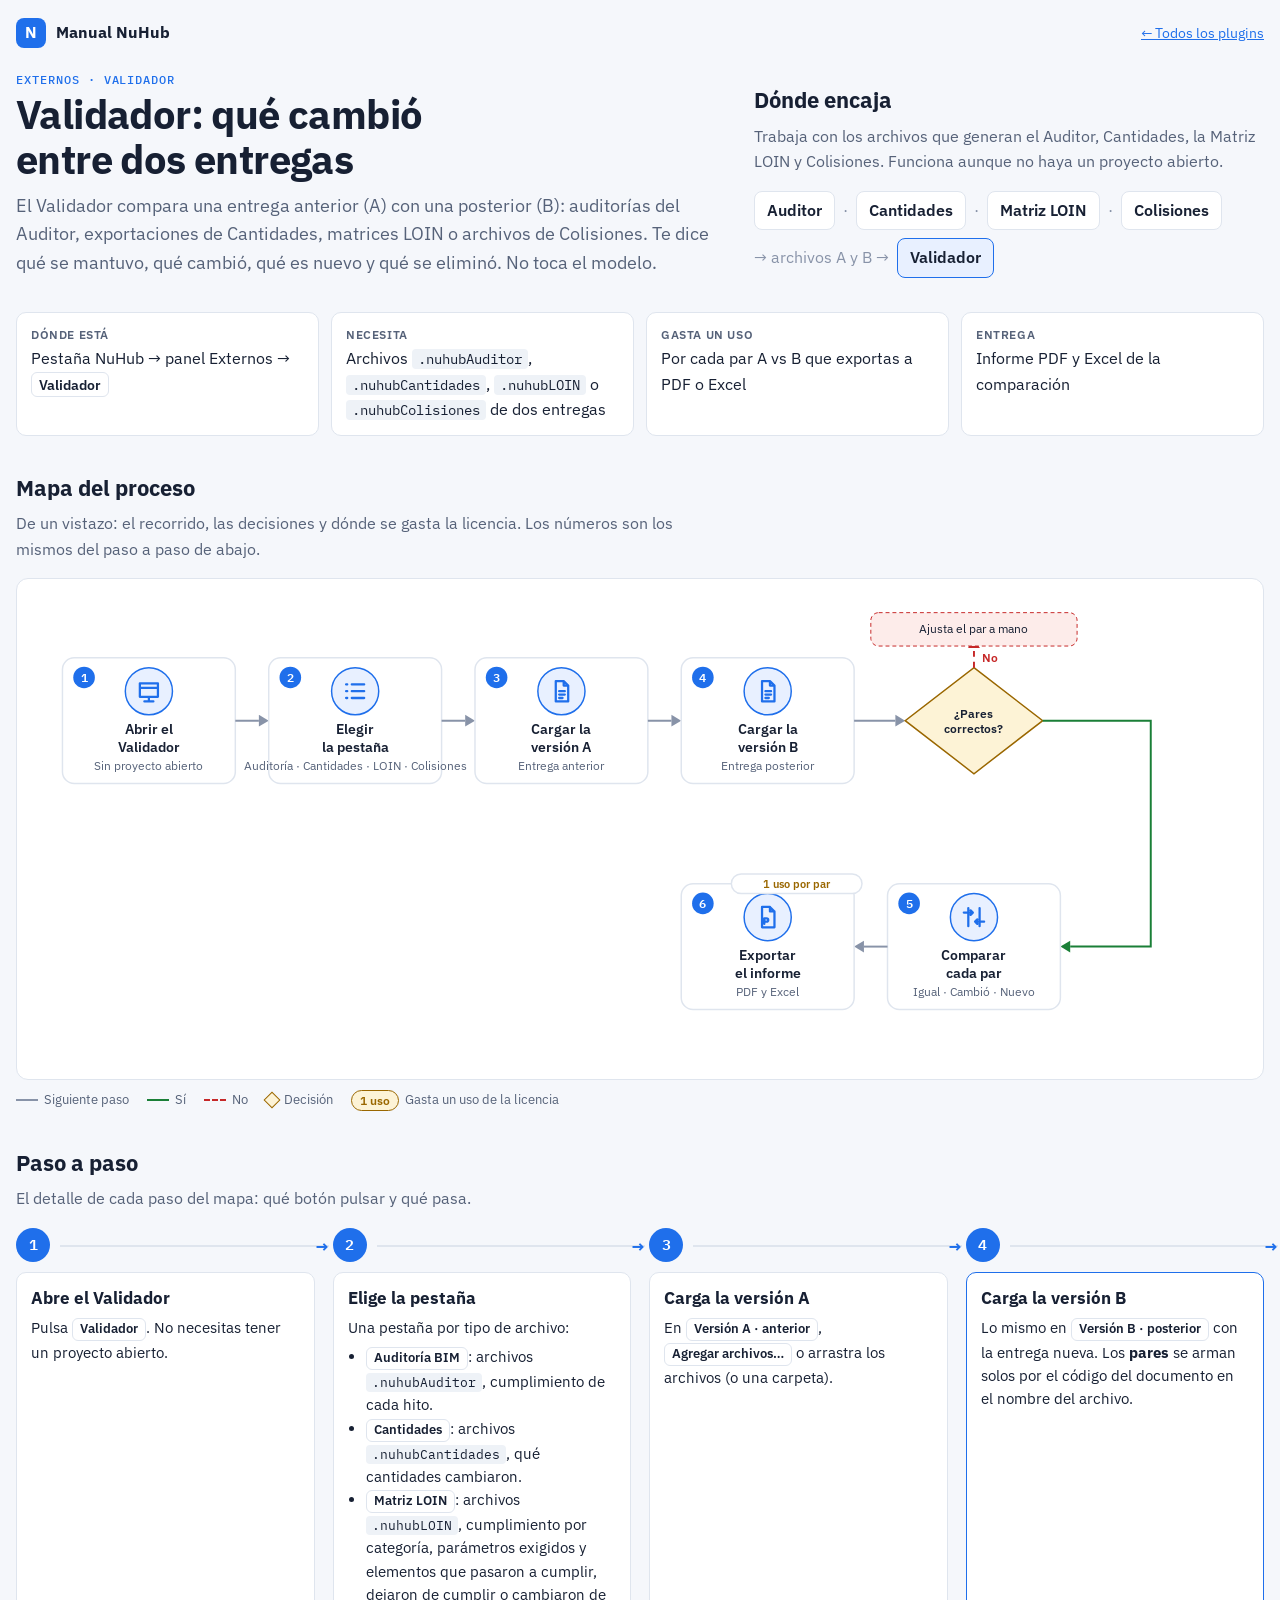
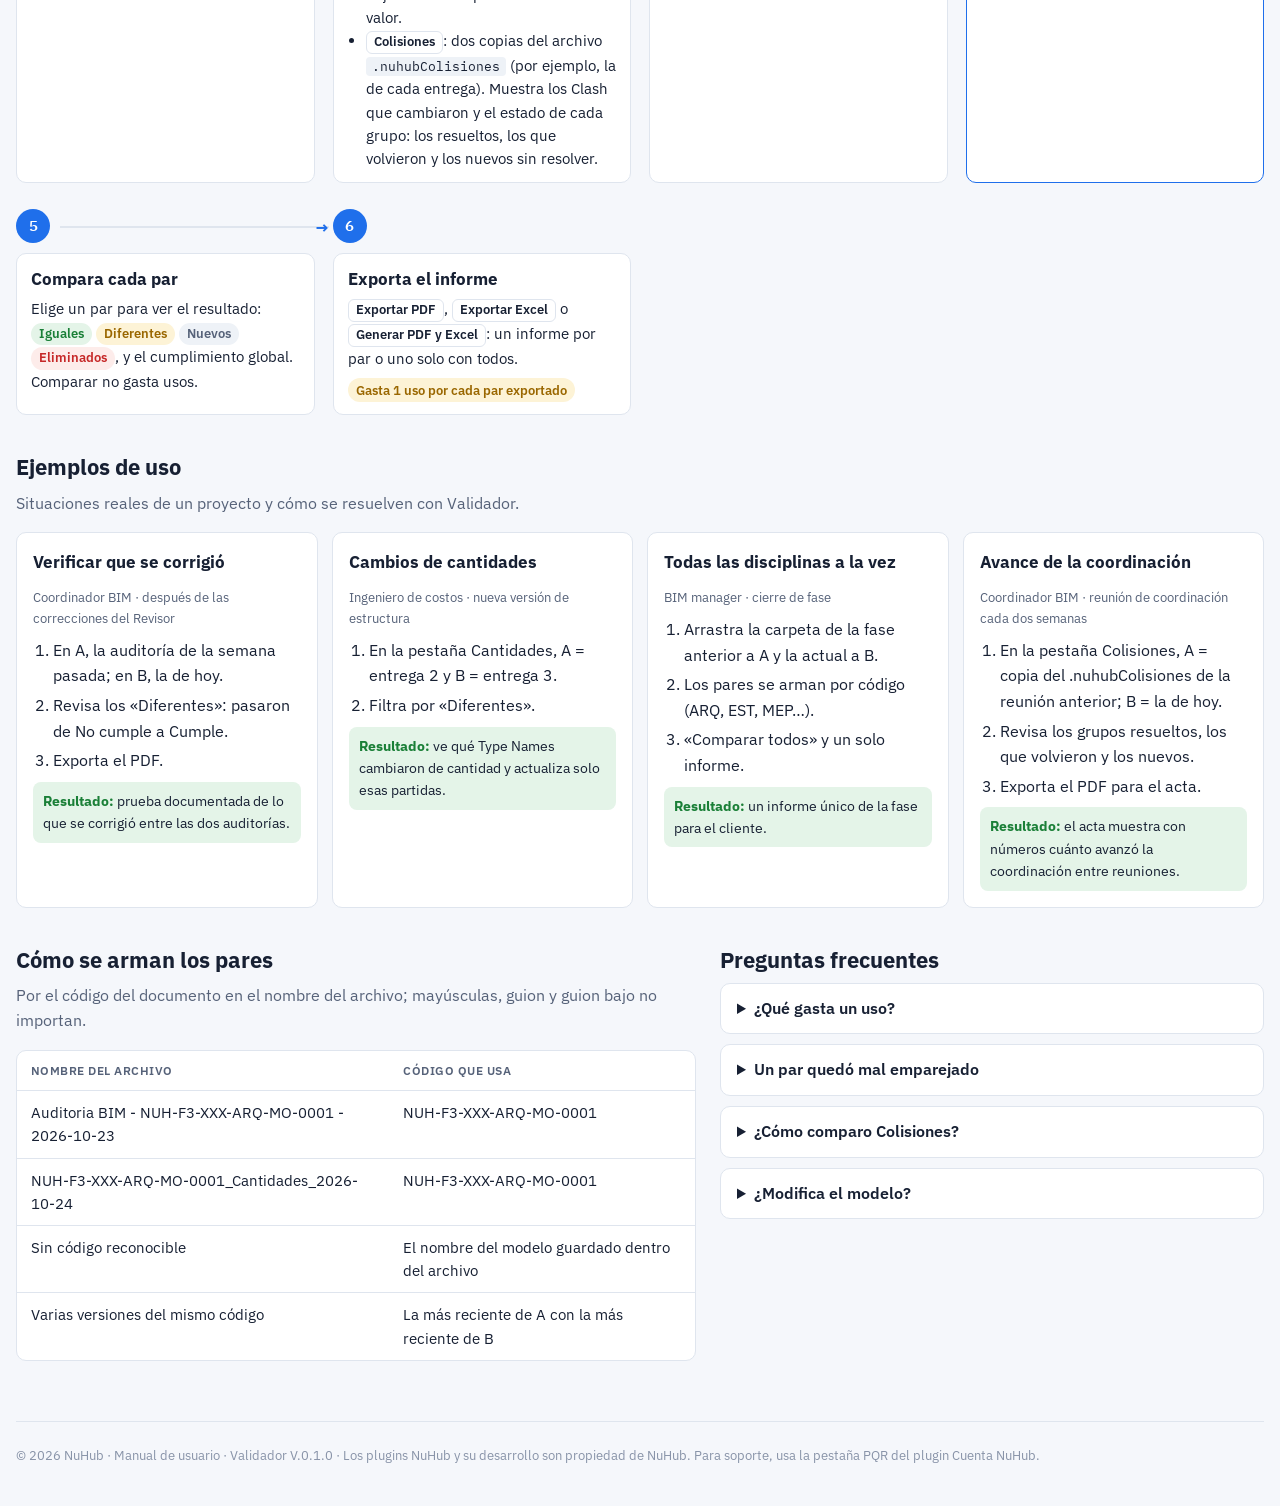
<file: validador/index.html>
<!doctype html>
<html lang="es">
<head>
<meta charset="utf-8">
<meta name="viewport" content="width=device-width, initial-scale=1, viewport-fit=cover">
<title>Validador · Manual NuHub</title>
<meta name="description" content="Cómo usar NuHub Validador: compara auditorías, cantidades, matrices LOIN y colisiones entre una entrega anterior y una posterior.">
<link rel="preconnect" href="https://fonts.googleapis.com">
<link rel="stylesheet" href="https://fonts.googleapis.com/css2?family=IBM+Plex+Mono:wght@400;500&family=IBM+Plex+Sans:wght@400;500;600;700&display=swap">
<link rel="stylesheet" href="../estilos.css?v=20261101">
</head>
<body>
<div class="barra">
  <a class="marca" href="../"><i>N</i>Manual NuHub</a>
  <a class="volver" href="../">← Todos los plugins</a>
</div>
<main>
  <div class="arriba">
  <header>
    <div class="panel">Externos · Validador</div>
    <h1>Validador: qué cambió entre dos entregas</h1>
    <p class="entrada">El Validador compara una entrega anterior (A) con una posterior (B): auditorías del Auditor, exportaciones de Cantidades, matrices LOIN o archivos de Colisiones. Te dice qué se mantuvo, qué cambió, qué es nuevo y qué se eliminó. No toca el modelo.</p>
  </header>
  <section class="encaja">
    <h2>Dónde encaja</h2>
    <p class="bajada">Trabaja con los archivos que generan el Auditor, Cantidades, la Matriz LOIN y Colisiones. Funciona aunque no haya un proyecto abierto.</p>
    <div class="flujo"><span class="">Auditor</span><em>·</em><span class="">Cantidades</span><em>·</em><span class="">Matriz LOIN</span><em>·</em><span class="">Colisiones</span><em>→ archivos A y B →</em><span class="aqui">Validador</span></div>
  </section>
  </div>

  <section class="ficha" aria-label="Ficha rápida"><div><b>Dónde está</b>Pestaña NuHub → panel Externos → <span class="boton">Validador</span></div><div><b>Necesita</b>Archivos <code>.nuhubAuditor</code>, <code>.nuhubCantidades</code>, <code>.nuhubLOIN</code> o <code>.nuhubColisiones</code> de dos entregas</div><div><b>Gasta un uso</b>Por cada par A vs B que exportas a PDF o Excel</div><div><b>Entrega</b>Informe PDF y Excel de la comparación</div></section>

  <section>
    <h2>Mapa del proceso</h2>
    <p class="bajada">De un vistazo: el recorrido, las decisiones y dónde se gasta la licencia. Los números son los mismos del paso a paso de abajo.</p>
    <div class="diagrama"><svg viewBox="-20 -30 1240 480" role="img" aria-label="Proceso del Validador: elegir la pestaña, cargar versión A y versión B, revisar los pares, comparar y exportar el informe."><g class="nodo" transform="translate(12.0,36.0)"><rect width="176" height="128" rx="12"/><circle class="aro" cx="88.0" cy="34" r="24"/><g transform="translate(74.2,20.2) scale(1.15)"><path class="ico" d="M4 5h16v12H4z M4 9h16 M8 21h8 M12 17v4"/></g><circle class="num" cx="22" cy="20" r="11"/><text class="num-t" x="22" y="24.5" text-anchor="middle">1</text><text class="tit" x="88.0" y="78" text-anchor="middle">Abrir el</text><text class="tit" x="88.0" y="96" text-anchor="middle">Validador</text><text class="sub" x="88.0" y="114" text-anchor="middle">Sin proyecto abierto</text></g><path class="linea-f" d="M188,100 H212"/><path class="punta" d="M0,-6 L10,0 L0,6 z" transform="translate(212,100) rotate(0)"/><g class="nodo" transform="translate(222.0,36.0)"><rect width="176" height="128" rx="12"/><circle class="aro" cx="88.0" cy="34" r="24"/><g transform="translate(74.2,20.2) scale(1.15)"><path class="ico" d="M9 6h11 M9 12h11 M9 18h11 M4 6h1 M4 12h1 M4 18h1"/></g><circle class="num" cx="22" cy="20" r="11"/><text class="num-t" x="22" y="24.5" text-anchor="middle">2</text><text class="tit" x="88.0" y="78" text-anchor="middle">Elegir</text><text class="tit" x="88.0" y="96" text-anchor="middle">la pestaña</text><text class="sub" x="88.0" y="114" text-anchor="middle">Auditoría · Cantidades · LOIN · Colisiones</text></g><path class="linea-f" d="M398,100 H422"/><path class="punta" d="M0,-6 L10,0 L0,6 z" transform="translate(422,100) rotate(0)"/><g class="nodo" transform="translate(432.0,36.0)"><rect width="176" height="128" rx="12"/><circle class="aro" cx="88.0" cy="34" r="24"/><g transform="translate(74.2,20.2) scale(1.15)"><path class="ico" d="M7 3h7l4 4v14H7z M14 3v4h4 M10 12h5 M10 15h5 M10 18h3"/></g><circle class="num" cx="22" cy="20" r="11"/><text class="num-t" x="22" y="24.5" text-anchor="middle">3</text><text class="tit" x="88.0" y="78" text-anchor="middle">Cargar la</text><text class="tit" x="88.0" y="96" text-anchor="middle">versión A</text><text class="sub" x="88.0" y="114" text-anchor="middle">Entrega anterior</text></g><path class="linea-f" d="M608,100 H632"/><path class="punta" d="M0,-6 L10,0 L0,6 z" transform="translate(632,100) rotate(0)"/><g class="nodo" transform="translate(642.0,36.0)"><rect width="176" height="128" rx="12"/><circle class="aro" cx="88.0" cy="34" r="24"/><g transform="translate(74.2,20.2) scale(1.15)"><path class="ico" d="M7 3h7l4 4v14H7z M14 3v4h4 M10 12h5 M10 15h5 M10 18h3"/></g><circle class="num" cx="22" cy="20" r="11"/><text class="num-t" x="22" y="24.5" text-anchor="middle">4</text><text class="tit" x="88.0" y="78" text-anchor="middle">Cargar la</text><text class="tit" x="88.0" y="96" text-anchor="middle">versión B</text><text class="sub" x="88.0" y="114" text-anchor="middle">Entrega posterior</text></g><path class="linea-f" d="M818,100 H860"/><path class="punta" d="M0,-6 L10,0 L0,6 z" transform="translate(860,100) rotate(0)"/><polygon class="rombo" points="940,46 1010,100 940,154 870,100"/><text class="rombo-t" x="940" y="97" text-anchor="middle">¿Pares</text><text class="rombo-t" x="940" y="113" text-anchor="middle">correctos?</text><path class="linea-no" d="M940,46 V26"/><path class="punta-no" d="M0,-6 L10,0 L0,6 z" transform="translate(940,26) rotate(-90)"/><text class="etq no" x="948" y="40">No</text><g class="nota"><rect x="835" y="-10" width="210" height="34" rx="8"/><text x="940" y="11" text-anchor="middle">Ajusta el par a mano</text></g><path class="linea-si" d="M1010,100 H1120 V330 H1038"/><path class="punta-si" d="M0,-6 L10,0 L0,6 z" transform="translate(1038,330) rotate(180)"/><g class="nodo" transform="translate(852.0,266.0)"><rect width="176" height="128" rx="12"/><circle class="aro" cx="88.0" cy="34" r="24"/><g transform="translate(74.2,20.2) scale(1.15)"><path class="ico" d="M7 4v16 M17 4v16 M3 8h8 M13 16h8 M9 6l2 2-2 2 M15 14l-2 2 2 2"/></g><circle class="num" cx="22" cy="20" r="11"/><text class="num-t" x="22" y="24.5" text-anchor="middle">5</text><text class="tit" x="88.0" y="78" text-anchor="middle">Comparar</text><text class="tit" x="88.0" y="96" text-anchor="middle">cada par</text><text class="sub" x="88.0" y="114" text-anchor="middle">Igual · Cambió · Nuevo</text></g><path class="linea-f" d="M852,330 H828"/><path class="punta" d="M0,-6 L10,0 L0,6 z" transform="translate(828,330) rotate(180)"/><g class="nodo" transform="translate(642.0,266.0)"><rect width="176" height="128" rx="12"/><circle class="aro" cx="88.0" cy="34" r="24"/><g transform="translate(74.2,20.2) scale(1.15)"><path class="ico" d="M7 3h7l4 4v14H7z M14 3v4h4 M9 13h2a1.5 1.5 0 0 1 0 3H9v-3z M9 16v2"/></g><circle class="num" cx="22" cy="20" r="11"/><text class="num-t" x="22" y="24.5" text-anchor="middle">6</text><text class="tit" x="88.0" y="78" text-anchor="middle">Exportar</text><text class="tit" x="88.0" y="96" text-anchor="middle">el informe</text><text class="sub" x="88.0" y="114" text-anchor="middle">PDF y Excel</text><rect class="uso-r" x="51" y="-10" width="133" height="20" rx="10"/><text class="uso-t" x="117.5" y="4" text-anchor="middle">1 uso por par</text></g></svg></div>
    <div class="leyenda-f">
      <span><i></i> Siguiente paso</span><span><i class="si"></i> Sí</span><span><i class="no"></i> No</span>
      <span><b class="r"></b> Decisión</span><span><span class="paso-uso">1 uso</span> Gasta un uso de la licencia</span>
    </div>
  </section>

  <section>
    <h2>Paso a paso</h2>
    <p class="bajada">El detalle de cada paso del mapa: qué botón pulsar y qué pasa.</p>
    <div class="proceso"><div class="paso"><div><h3>Abre el Validador</h3><p>Pulsa <span class="boton">Validador</span>. No necesitas tener un proyecto abierto.</p></div></div><div class="paso"><div><h3>Elige la pestaña</h3><p>Una pestaña por tipo de archivo:</p><ul><li><span class="boton">Auditoría BIM</span>: archivos <code>.nuhubAuditor</code>, cumplimiento de cada hito.</li><li><span class="boton">Cantidades</span>: archivos <code>.nuhubCantidades</code>, qué cantidades cambiaron.</li><li><span class="boton">Matriz LOIN</span>: archivos <code>.nuhubLOIN</code>, cumplimiento por categoría, parámetros exigidos y elementos que pasaron a cumplir, dejaron de cumplir o cambiaron de valor.</li><li><span class="boton">Colisiones</span>: dos copias del archivo <code>.nuhubColisiones</code> (por ejemplo, la de cada entrega). Muestra los Clash que cambiaron y el estado de cada grupo: los resueltos, los que volvieron y los nuevos sin resolver.</li></ul></div></div><div class="paso"><div><h3>Carga la versión A</h3><p>En <span class="boton">Versión A · anterior</span>, <span class="boton">Agregar archivos…</span> o arrastra los archivos (o una carpeta).</p></div></div><div class="paso decision"><div><h3>Carga la versión B</h3><p>Lo mismo en <span class="boton">Versión B · posterior</span> con la entrega nueva. Los <b>pares</b> se arman solos por el código del documento en el nombre del archivo.</p></div></div><div class="paso"><div><h3>Compara cada par</h3><p>Elige un par para ver el resultado: <span class="estado corregido">Iguales</span> <span class="estado noexiste">Diferentes</span> <span class="estado noaplica">Nuevos</span> <span class="estado pendiente">Eliminados</span>, y el cumplimiento global. Comparar no gasta usos.</p></div></div><div class="paso"><div><h3>Exporta el informe</h3><p><span class="boton">Exportar PDF</span>, <span class="boton">Exportar Excel</span> o <span class="boton">Generar PDF y Excel</span>: un informe por par o uno solo con todos.</p><span class="uso">Gasta 1 uso por cada par exportado</span></div></div></div>
  </section>

  <section>
    <h2>Ejemplos de uso</h2>
    <p class="bajada">Situaciones reales de un proyecto y cómo se resuelven con Validador.</p>
    <div class="ejemplos"><article class="ejemplo"><h3>Verificar que se corrigió</h3><p class="quien">Coordinador BIM · después de las correcciones del Revisor</p><ol><li>En A, la auditoría de la semana pasada; en B, la de hoy.</li><li>Revisa los «Diferentes»: pasaron de No cumple a Cumple.</li><li>Exporta el PDF.</li></ol><p class="resultado"><b>Resultado:</b> prueba documentada de lo que se corrigió entre las dos auditorías.</p></article><article class="ejemplo"><h3>Cambios de cantidades</h3><p class="quien">Ingeniero de costos · nueva versión de estructura</p><ol><li>En la pestaña Cantidades, A = entrega 2 y B = entrega 3.</li><li>Filtra por «Diferentes».</li></ol><p class="resultado"><b>Resultado:</b> ve qué Type Names cambiaron de cantidad y actualiza solo esas partidas.</p></article><article class="ejemplo"><h3>Todas las disciplinas a la vez</h3><p class="quien">BIM manager · cierre de fase</p><ol><li>Arrastra la carpeta de la fase anterior a A y la actual a B.</li><li>Los pares se arman por código (ARQ, EST, MEP…).</li><li>«Comparar todos» y un solo informe.</li></ol><p class="resultado"><b>Resultado:</b> un informe único de la fase para el cliente.</p></article><article class="ejemplo"><h3>Avance de la coordinación</h3><p class="quien">Coordinador BIM · reunión de coordinación cada dos semanas</p><ol><li>En la pestaña Colisiones, A = copia del .nuhubColisiones de la reunión anterior; B = la de hoy.</li><li>Revisa los grupos resueltos, los que volvieron y los nuevos.</li><li>Exporta el PDF para el acta.</li></ol><p class="resultado"><b>Resultado:</b> el acta muestra con números cuánto avanzó la coordinación entre reuniones.</p></article></div>
  </section>

  <div class="dos">
  <section><h2>Cómo se arman los pares</h2><p class="bajada">Por el código del documento en el nombre del archivo; mayúsculas, guion y guion bajo no importan.</p><div class="tabla"><table><thead><tr><th>Nombre del archivo</th><th>Código que usa</th></tr></thead><tbody><tr><td>Auditoria BIM - NUH-F3-XXX-ARQ-MO-0001 - 2026-10-23</td><td>NUH-F3-XXX-ARQ-MO-0001</td></tr><tr><td>NUH-F3-XXX-ARQ-MO-0001_Cantidades_2026-10-24</td><td>NUH-F3-XXX-ARQ-MO-0001</td></tr><tr><td>Sin código reconocible</td><td>El nombre del modelo guardado dentro del archivo</td></tr><tr><td>Varias versiones del mismo código</td><td>La más reciente de A con la más reciente de B</td></tr></tbody></table></div></section>
  <section><h2>Preguntas frecuentes</h2><div class="preguntas"><details><summary>¿Qué gasta un uso?</summary><p>Cada par A vs B que exportas a PDF o Excel. Cargar archivos y comparar en pantalla no gasta usos.</p></details><details><summary>Un par quedó mal emparejado</summary><p>Cambia A o B en las listas del par, o usa el menú ⋯ › «Agregar un par a mano».</p></details><details><summary>¿Cómo comparo Colisiones?</summary><p>El archivo .nuhubColisiones se actualiza cada vez que calculas. Guarda una copia en cada entrega (el «Paquete .zip con imágenes» de Colisiones ya trae una) y compara la copia anterior con la actual.</p></details><details><summary>¿Modifica el modelo?</summary><p>No. Solo lee archivos; funciona aunque Revit no tenga un proyecto abierto.</p></details></div></section>
  </div>
</main>
<footer>© 2026 NuHub · Manual de usuario · Validador V.0.1.0 · Los plugins NuHub y su desarrollo son propiedad de NuHub. Para soporte, usa la pestaña PQR del plugin Cuenta NuHub.</footer>
</body>
</html>
</file>
<file: estilos.css>
/* Manual NuHub · estilos comunes de todas las páginas */
:root {
  --fondo: #f5f7fb; --hoja: #ffffff; --linea: #dfe5ee; --texto: #172033; --suave: #566279; --tenue: #8893a8;
  --azul: #1f6feb; --azul-suave: #e8f0ff; --rojo: #c62828; --rojo-suave: #fdecea; --verde: #1a7f37; --verde-suave: #e4f4e8;
  --ambar: #9a6700; --ambar-suave: #fdf3d6; --codigo: #eef2f7;
  --fuente: "IBM Plex Sans", "Segoe UI", system-ui, sans-serif; --mono: "IBM Plex Mono", Consolas, monospace;
}
@media (prefers-color-scheme: dark) {
  :root {
    --fondo: #0e131d; --hoja: #151c29; --linea: #263042; --texto: #e5ebf4; --suave: #a4afc3; --tenue: #75819b;
    --azul: #5b9bff; --azul-suave: #182a48; --rojo: #ff7b72; --rojo-suave: #3a1d1d; --verde: #5cc27a; --verde-suave: #15301f;
    --ambar: #e3b54a; --ambar-suave: #33290f; --codigo: #1d2636; color-scheme: dark;
  }
}
* { box-sizing: border-box; }
body { margin: 0; background: var(--fondo); color: var(--texto); font: 16px/1.6 var(--fuente);
       padding-left: max(16px, env(safe-area-inset-left, 0px)); padding-right: max(16px, env(safe-area-inset-right, 0px)); }
a { color: var(--azul); }
img { max-width: 100%; }
code, kbd { font-family: var(--mono); font-size: .88em; background: var(--codigo); padding: 1px 6px; border-radius: 4px; }
.boton { display: inline-block; font-weight: 600; background: var(--hoja); border: 1px solid var(--linea); border-radius: 6px; padding: 0 7px;
         font-size: .9em; white-space: nowrap; }

.barra { max-width: 1320px; margin: 0 auto; display: flex; align-items: center; gap: 12px; padding-block: 18px; }
.marca { display: flex; align-items: center; gap: 10px; text-decoration: none; color: var(--texto); font-weight: 700; }
.marca i { width: 30px; height: 30px; border-radius: 8px; background: var(--azul); color: #fff; display: grid; place-items: center; font-style: normal; }
.barra .volver { margin-left: auto; font-size: 14px; }

main { max-width: 1320px; margin: 0 auto; padding-block: 8px 60px; display: grid; gap: 34px; }
h1 { font-size: clamp(28px, 4.2vw, 40px); line-height: 1.12; margin: 6px 0 10px; letter-spacing: -.015em; text-wrap: balance; }
h2 { font-size: 22px; margin: 0 0 6px; text-wrap: balance; }
h3 { font-size: 17px; margin: 0 0 4px; }
p { margin: 0; max-width: 70ch; }
.panel { font: 500 12px/1 var(--mono); letter-spacing: .08em; text-transform: uppercase; color: var(--azul); }
.entrada { color: var(--suave); font-size: 18px; max-width: 66ch; }
.bajada { color: var(--suave); margin-bottom: 16px; }

/* Ficha rápida */
.ficha { display: grid; grid-template-columns: repeat(auto-fit, minmax(210px, 1fr)); gap: 12px; }
.ficha div { background: var(--hoja); border: 1px solid var(--linea); border-radius: 10px; padding: 12px 14px; }
.ficha b { display: block; font-size: 12px; color: var(--suave); font-weight: 600; text-transform: uppercase; letter-spacing: .05em; margin-bottom: 2px; }

/* Mapa del proceso: horizontal, de izquierda a derecha, en filas de 4 */
.proceso { display: grid; grid-template-columns: repeat(4, minmax(0, 1fr)); gap: 26px 18px; counter-reset: paso; }
.paso { display: grid; grid-template-rows: auto 1fr; gap: 10px; position: relative; min-width: 0; }
.paso::before { counter-increment: paso; content: counter(paso); width: 34px; height: 34px; border-radius: 50%; background: var(--azul); color: #fff;
                font: 600 15px/34px var(--mono); text-align: center; position: relative; z-index: 1; }
.paso:not(:last-child)::after { content: "→"; position: absolute; top: 4px; left: 44px; right: -14px; height: 26px; color: var(--azul); font-weight: 700;
                                text-align: right; border-top: 2px solid var(--linea); transform: translateY(13px); line-height: 0; }
.paso > div { background: var(--hoja); border: 1px solid var(--linea); border-radius: 10px; padding: 12px 14px; min-width: 0; font-size: 14.5px; }
.paso p { font-size: 14.5px; }
.paso p + p, .paso p + ul, .paso ul + p { margin-top: 6px; }
.paso ul { margin: 6px 0 0; padding-left: 18px; }
.paso .uso { display: inline-block; margin-top: 8px; font-size: 12.5px; font-weight: 600; color: var(--ambar); background: var(--ambar-suave);
             padding: 2px 8px; border-radius: 999px; }
.paso.decision > div { border-color: var(--azul); }
@media (max-width: 1100px) { .proceso { grid-template-columns: repeat(2, minmax(0, 1fr)); } }
@media (max-width: 640px) {
  .proceso { grid-template-columns: 1fr; }
  .paso:not(:last-child)::after { display: none; }
}

/* Dos columnas: secciones lado a lado */
.dos { display: grid; grid-template-columns: minmax(0, 1.25fr) minmax(0, 1fr); gap: 24px; align-items: start; }
.dos > * { min-width: 0; }
.arriba { display: grid; grid-template-columns: minmax(0, 1.4fr) minmax(0, 1fr); gap: 24px; align-items: end; }
@media (max-width: 900px) { .dos, .arriba { grid-template-columns: 1fr; } }
td, th { font-size: 14.5px; }

/* Ramas: qué pasa con cada tipo de hallazgo */
.tabla { background: var(--hoja); border: 1px solid var(--linea); border-radius: 10px; overflow-x: auto; }
table { width: 100%; border-collapse: collapse; font-size: 15px; }
th { text-align: left; font-size: 12px; color: var(--suave); font-weight: 600; padding: 10px 14px; border-bottom: 1px solid var(--linea);
     text-transform: uppercase; letter-spacing: .04em; }
td { padding: 10px 14px; border-bottom: 1px solid var(--linea); vertical-align: top; }
tr:last-child td { border-bottom: 0; }

/* Ejemplos */
.ejemplos { display: grid; grid-template-columns: repeat(auto-fit, minmax(280px, 1fr)); gap: 14px; }
.ejemplo { background: var(--hoja); border: 1px solid var(--linea); border-radius: 10px; padding: 16px; display: grid; gap: 8px; align-content: start; min-width: 0; }
.ejemplo .quien { font-size: 13px; color: var(--suave); }
.ejemplo ol { margin: 0; padding-left: 20px; display: grid; gap: 4px; }
.ejemplo .resultado { font-size: 14px; background: var(--verde-suave); color: var(--texto); border-radius: 8px; padding: 8px 10px; }
.ejemplo .resultado b { color: var(--verde); }

/* Estados */
.estado { display: inline-block; font-size: 13px; font-weight: 600; padding: 1px 8px; border-radius: 999px; white-space: nowrap; }
.pendiente { color: var(--rojo); background: var(--rojo-suave); }
.corregido { color: var(--verde); background: var(--verde-suave); }
.noaplica { color: var(--suave); background: var(--codigo); }
.noexiste { color: var(--ambar); background: var(--ambar-suave); }

/* Flujo entre plugins */
.flujo { display: flex; flex-wrap: wrap; align-items: center; gap: 8px; }
.flujo span { background: var(--hoja); border: 1px solid var(--linea); border-radius: 8px; padding: 6px 12px; font-weight: 600; }
.flujo span.aqui { border-color: var(--azul); background: var(--azul-suave); }
.flujo em { color: var(--tenue); font-style: normal; }

.preguntas { display: grid; gap: 10px; }
.preguntas details { background: var(--hoja); border: 1px solid var(--linea); border-radius: 10px; padding: 12px 16px; }
.preguntas summary { cursor: pointer; font-weight: 600; }
.preguntas details p { margin-top: 8px; color: var(--suave); }

/* Portada */
.grupo { display: grid; gap: 12px; }
.tarjetas { display: grid; grid-template-columns: repeat(auto-fill, minmax(230px, 1fr)); gap: 12px; }
.tarjeta { background: var(--hoja); border: 1px solid var(--linea); border-radius: 10px; padding: 14px 16px; text-decoration: none; color: var(--texto);
           display: grid; gap: 4px; }
a.tarjeta:hover { border-color: var(--azul); }
.tarjeta b { font-size: 17px; }
.tarjeta span { color: var(--suave); font-size: 14px; }
.tarjeta.pronto { opacity: .6; }
.tarjeta.pronto small { color: var(--tenue); }

footer { max-width: 1320px; margin: 0 auto; padding-block: 24px 40px; border-top: 1px solid var(--linea); color: var(--tenue); font-size: 13px; }
:focus-visible { outline: 2px solid var(--azul); outline-offset: 2px; }

/* Diagrama de flujo con íconos (SVG). Colores desde los tokens para que funcione en claro y oscuro */
.diagrama { background: var(--hoja); border: 1px solid var(--linea); border-radius: 12px; padding: 14px; overflow-x: auto; }
.diagrama svg { display: block; width: 100%; min-width: 900px; height: auto; }
.diagrama .nodo rect { fill: var(--hoja); stroke: var(--linea); stroke-width: 1.5; }
.diagrama .nodo .aro { fill: var(--azul-suave); stroke: var(--azul); stroke-width: 1.5; }
.diagrama .nodo .ico { fill: none; stroke: var(--azul); stroke-width: 2; stroke-linecap: round; stroke-linejoin: round; }
.diagrama .nodo .num { fill: var(--azul); }
.diagrama .nodo .num-t { fill: #fff; font: 600 12px var(--mono); }
.diagrama .tit { fill: var(--texto); font: 600 14px var(--fuente); }
.diagrama .sub { fill: var(--suave); font: 400 12px var(--fuente); }
.diagrama .rombo { fill: var(--ambar-suave); stroke: var(--ambar); stroke-width: 1.5; }
.diagrama .rombo-t { fill: var(--texto); font: 600 12.5px var(--fuente); }
.diagrama .linea-f { fill: none; stroke: var(--tenue); stroke-width: 2; }
.diagrama .linea-si { fill: none; stroke: var(--verde); stroke-width: 2; }
.diagrama .linea-no { fill: none; stroke: var(--rojo); stroke-width: 2; stroke-dasharray: 6 5; }
.diagrama .etq { font: 600 12px var(--fuente); }
.diagrama .etq.si { fill: var(--verde); } .diagrama .etq.no { fill: var(--rojo); }
.diagrama .uso-r { fill: var(--ambar-suave); stroke: var(--ambar); stroke-width: 1; }
.diagrama .uso-t { fill: var(--ambar); font: 600 11px var(--fuente); }
.diagrama .nota rect { fill: var(--rojo-suave); stroke: var(--rojo); stroke-width: 1; stroke-dasharray: 4 3; }
.diagrama .nota text { fill: var(--texto); font: 400 12px var(--fuente); }
.diagrama .punta { fill: var(--tenue); } .diagrama .punta-si { fill: var(--verde); } .diagrama .punta-no { fill: var(--rojo); }
.leyenda-f { display: flex; flex-wrap: wrap; gap: 8px 18px; margin-top: 10px; color: var(--suave); font-size: 13px; }
.leyenda-f span { display: inline-flex; align-items: center; gap: 6px; }
.leyenda-f i { display: inline-block; width: 22px; height: 0; border-top: 2px solid var(--tenue); }
.leyenda-f i.si { border-color: var(--verde); } .leyenda-f i.no { border-color: var(--rojo); border-top-style: dashed; }
.leyenda-f b.r { display: inline-block; width: 12px; height: 12px; transform: rotate(45deg); background: var(--ambar-suave); border: 1.5px solid var(--ambar); }
.paso-uso { font-size: 12px; font-weight: 600; color: var(--ambar); background: var(--ambar-suave); border: 1px solid var(--ambar); padding: 0 8px; border-radius: 999px; }
main > *, section { min-width: 0; }

/* Plugins gratis: sello con estrella */
.sello { display: inline-block; font: 600 12px/1 var(--fuente); font-style: normal; letter-spacing: 0; text-transform: none;
  color: #8a5a00; background: #fff4dd; border: 1px solid #f3d19c; border-radius: 999px; padding: 4px 9px; margin-left: 8px; vertical-align: 2px; }
.sello i { font-style: normal; color: #d4a017; font-size: 14px; }
.tarjeta.gratis { border-color: #f3d19c; }
.tarjeta.gratis:hover { border-color: var(--azul); }
</file>
